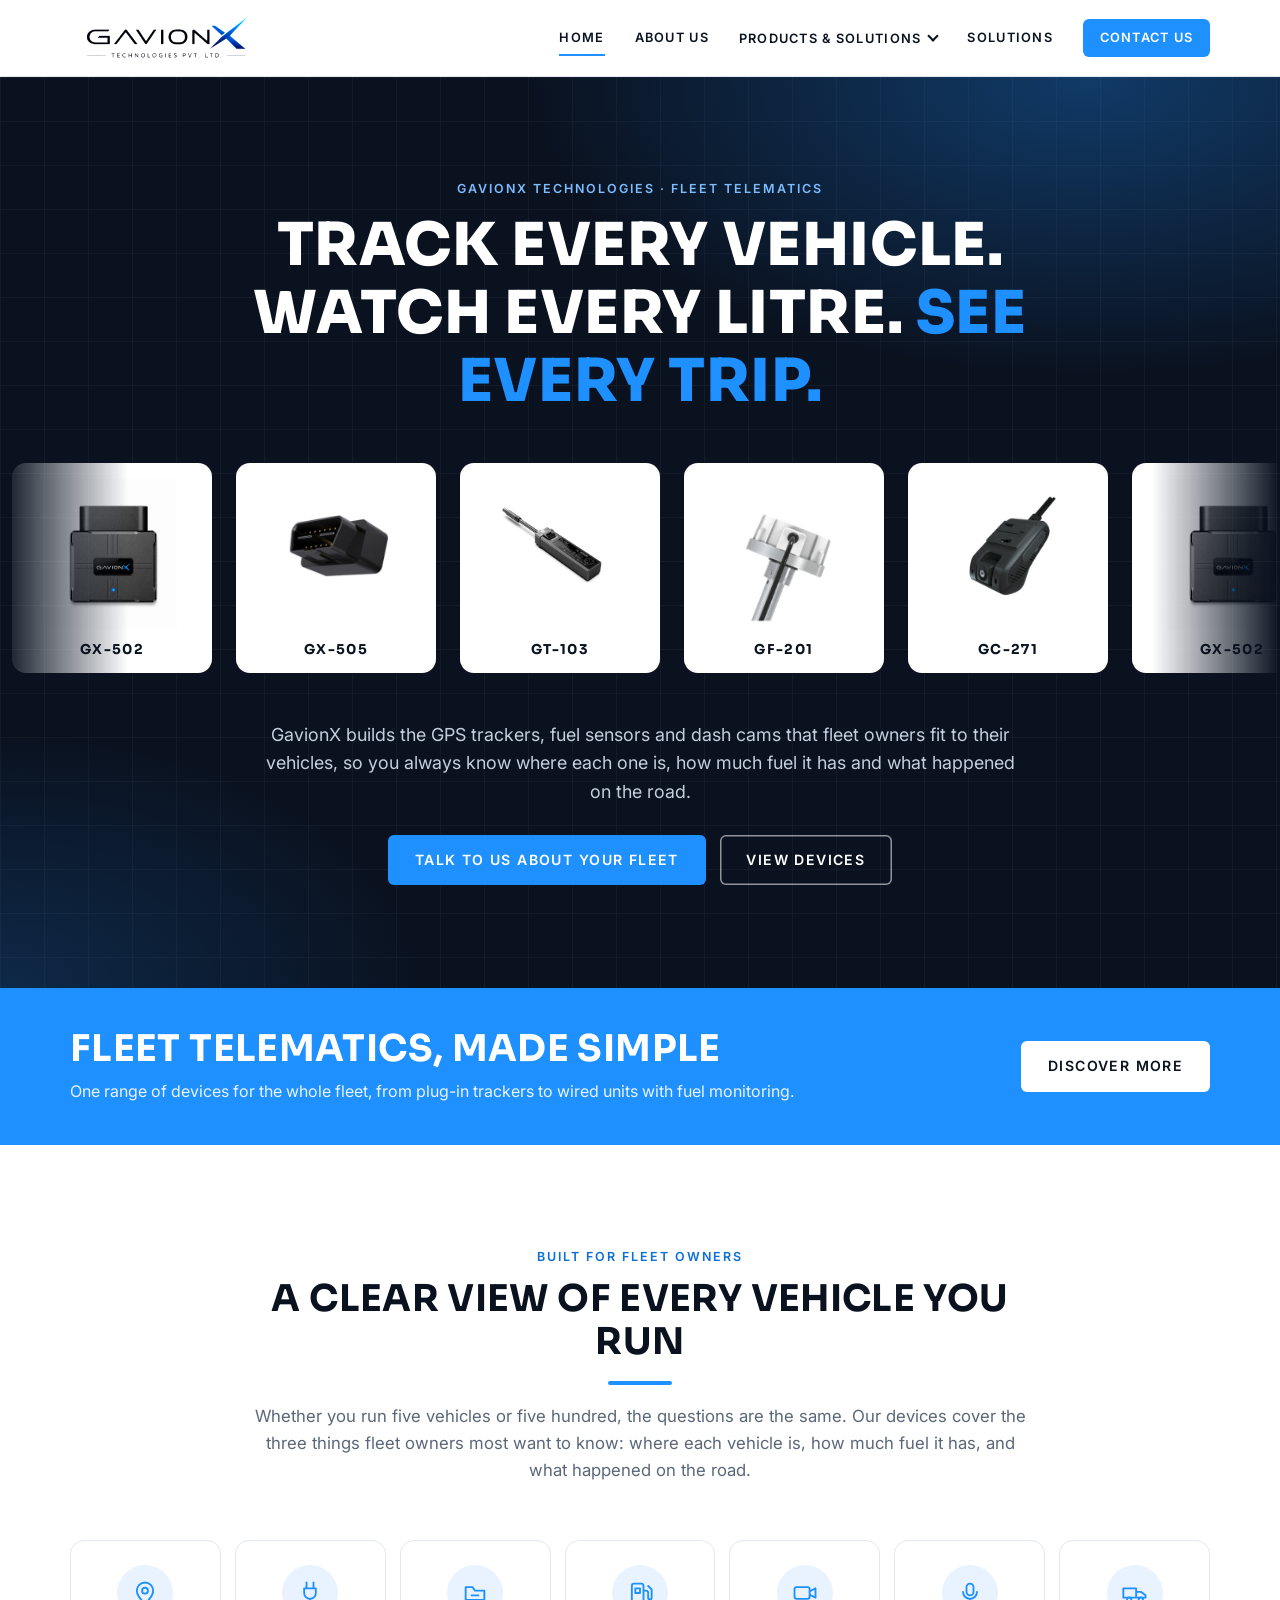
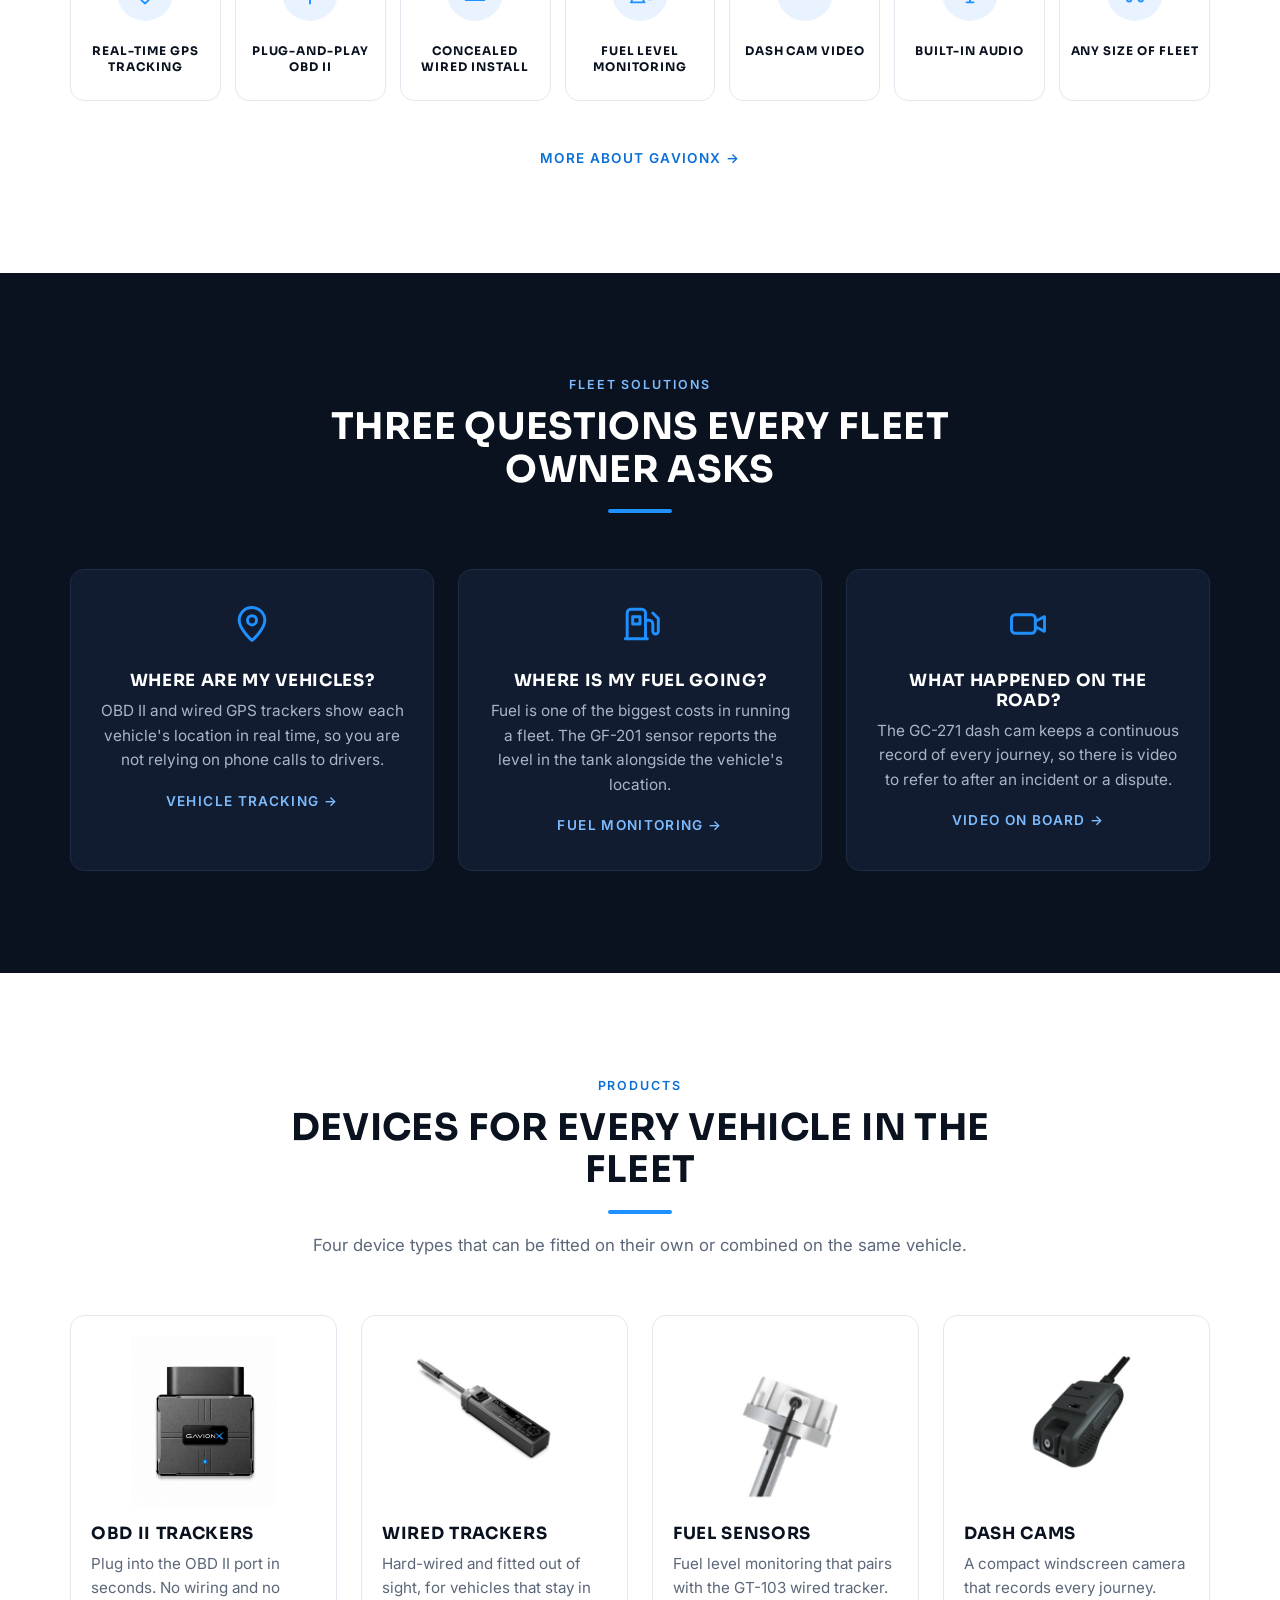
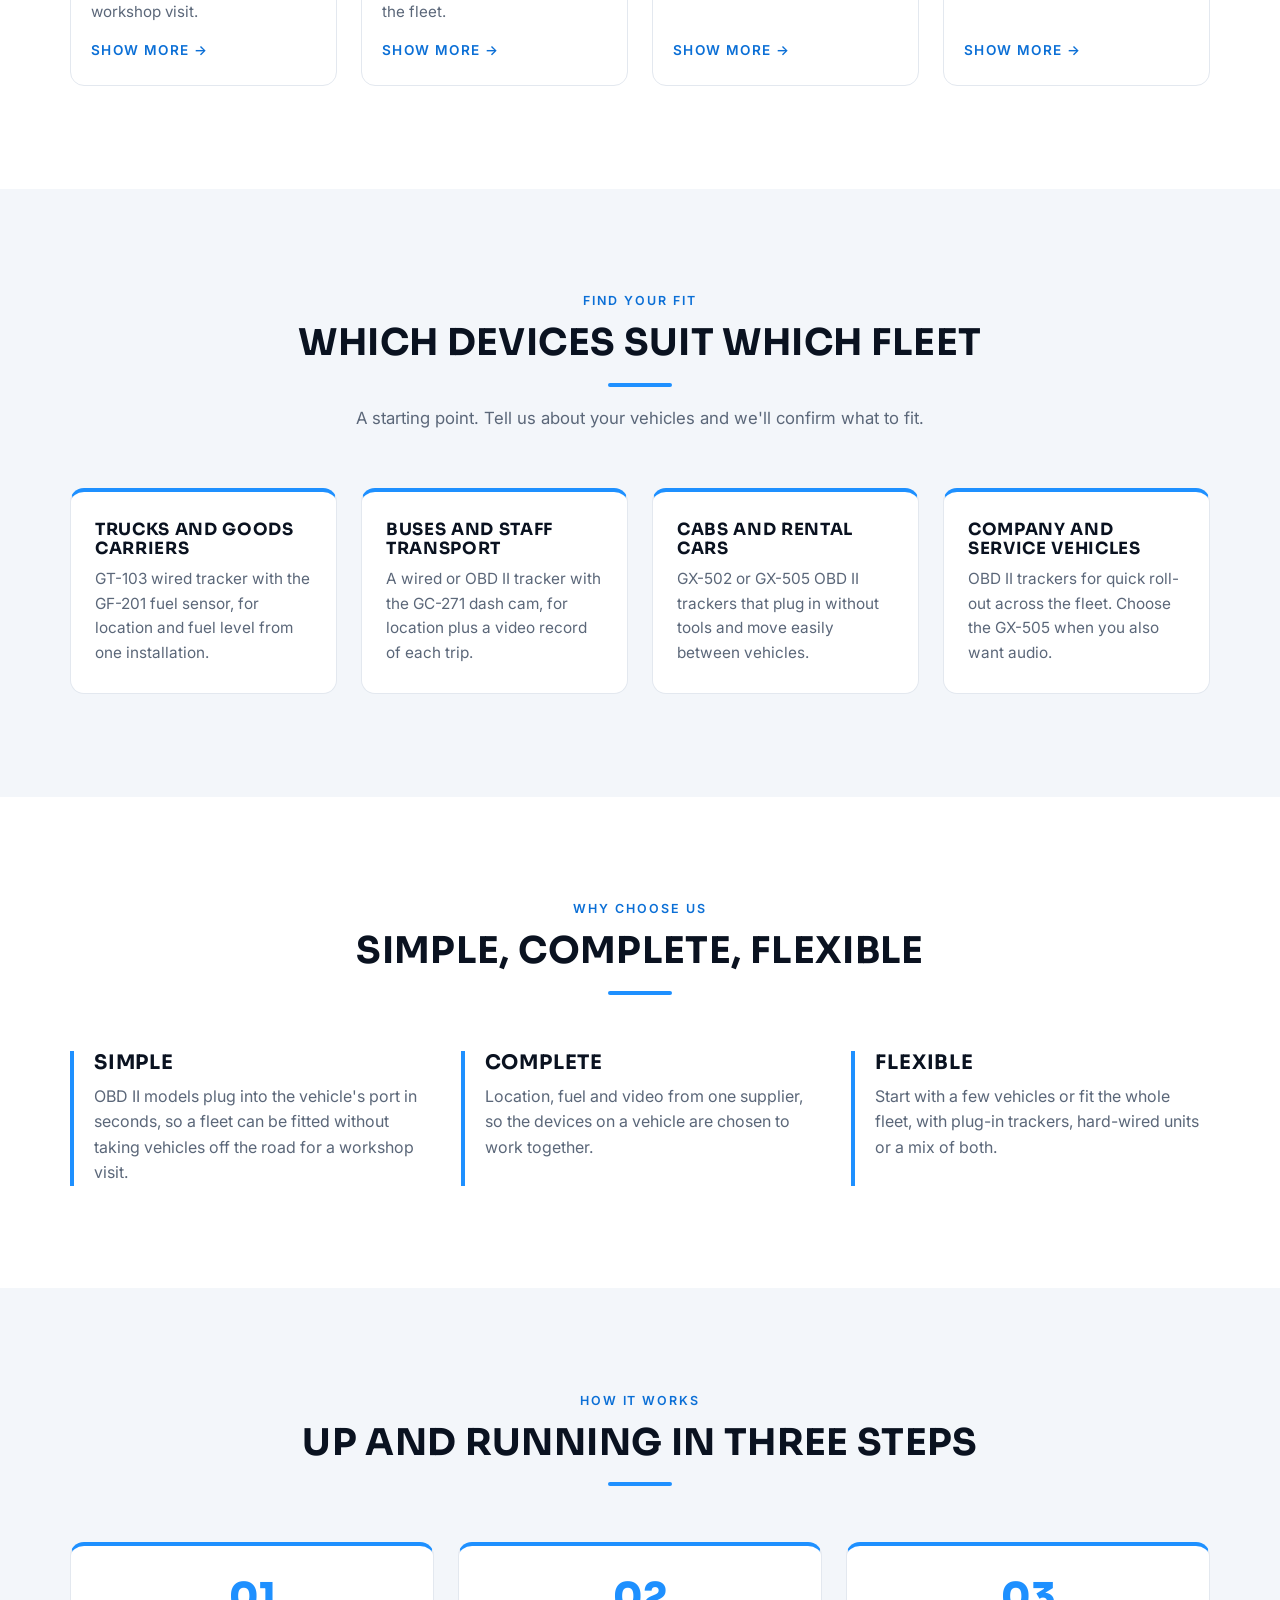
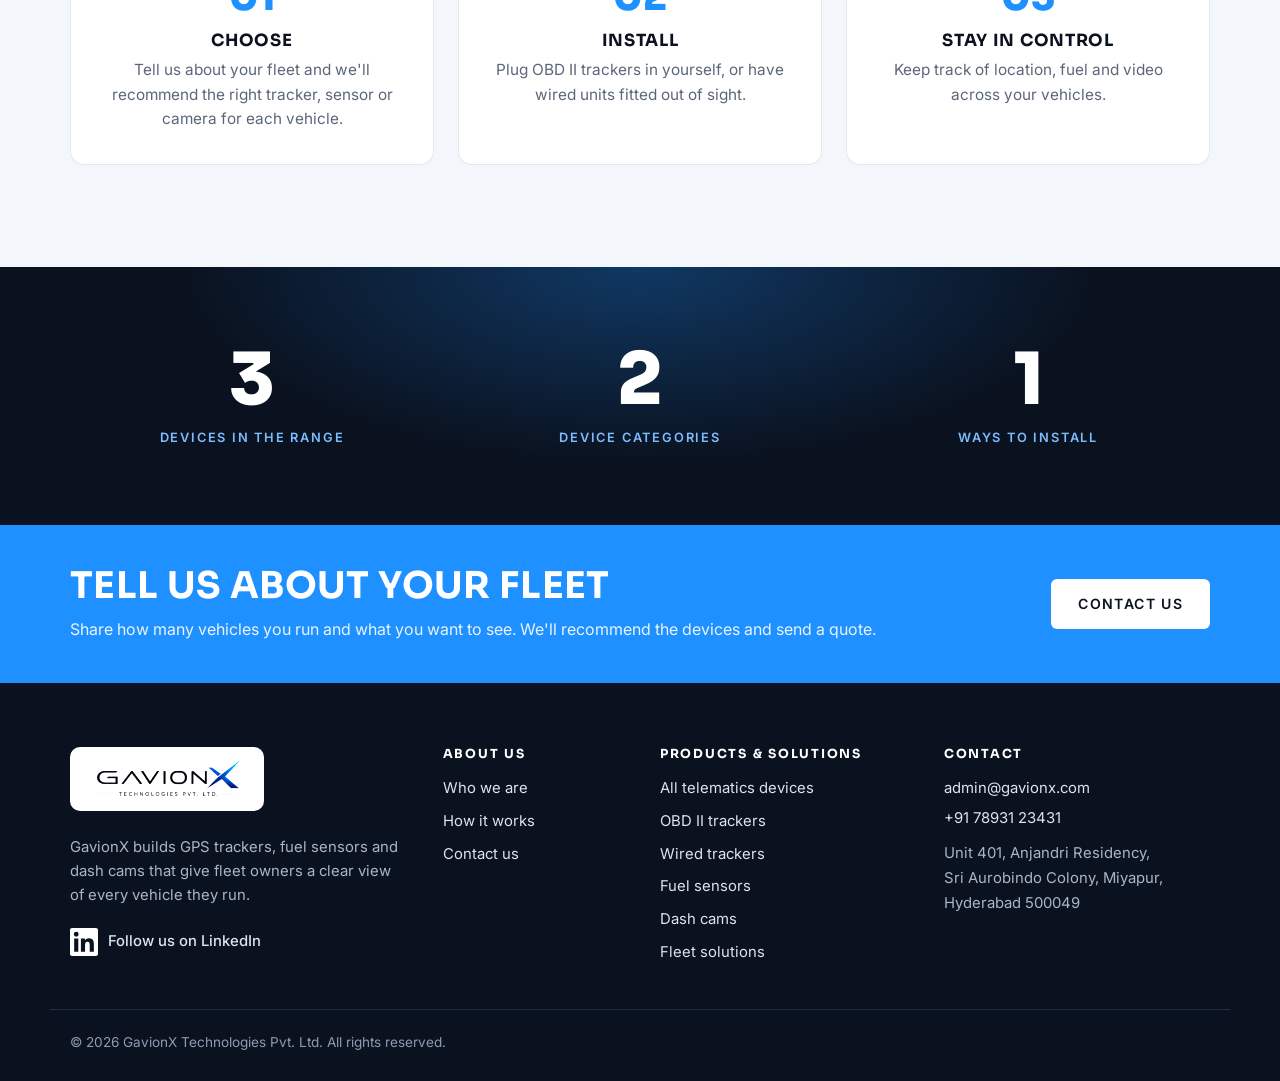
<file: index.html>
<!doctype html>
<html lang="en">
<head>
  <meta charset="utf-8">
  <meta name="viewport" content="width=device-width, initial-scale=1">
  <title>GavionX | GPS Trackers, Fuel Sensors and Dash Cams for Fleets</title>
  <meta name="description" content="GavionX fleet telematics: OBD II and wired GPS trackers, fuel monitoring and dash cams that give fleet owners a clear view of every vehicle.">
  <link rel="canonical" href="https://www.gavionx.com/">
  <meta property="og:title" content="GavionX | GPS Trackers, Fuel Sensors and Dash Cams for Fleets">
  <meta property="og:description" content="GavionX fleet telematics: OBD II and wired GPS trackers, fuel monitoring and dash cams that give fleet owners a clear view of every vehicle.">
  <meta property="og:type" content="website">
  <meta property="og:url" content="https://www.gavionx.com/">
  <meta property="og:image" content="https://www.gavionx.com/images/GX_502.jpeg">
  <meta name="theme-color" content="#ffffff">
  <link rel="icon" href="/favicon.svg" type="image/svg+xml">
  <link rel="preconnect" href="https://fonts.googleapis.com">
  <link rel="preconnect" href="https://fonts.gstatic.com" crossorigin>
  <link href="https://fonts.googleapis.com/css2?family=Inter:wght@400;500;600&family=Sora:wght@600;700;800&display=swap" rel="stylesheet">
  <link rel="stylesheet" href="/styles.css?v=20261119">
</head>
<body>

<header class="site-header">
  <div class="wrap header-row">
    <a class="logo" href="/" aria-label="GavionX home"><img src="/images/GavionX_logo.png" alt="GavionX Technologies Pvt. Ltd." width="634" height="348"></a>
    <button class="nav-toggle" aria-expanded="false" aria-controls="nav" aria-label="Menu">
      <span></span><span></span><span></span>
    </button>
    <nav id="nav" class="nav">
      <a href="/">Home</a>
      <a href="/about-us/">About us</a>
      <div class="nav-group">
        <a href="/products/" class="nav-parent">Products &amp; solutions</a>
        <div class="nav-menu">
          <a href="/products/">All telematics devices</a>
          <a href="/products/?type=obd">OBD II trackers</a>
          <a href="/products/?type=wired">Wired trackers</a>
          <a href="/products/?type=fuel">Fuel sensors</a>
          <a href="/products/?type=cam">Dash cams</a>
          <a href="/solutions/">Fleet solutions</a>
        </div>
      </div>
      <a href="/solutions/">Solutions</a>
      <a class="btn btn-small" href="/contact-us/">Contact us</a>
    </nav>
  </div>
</header>

<main>

  <!-- Hero -->
  <section class="hero">
    <div class="wrap hero-inner">
      <p class="eyebrow">GavionX Technologies · Fleet telematics</p>
      <h1>Track every vehicle. Watch every litre. <span class="accent">See every trip.</span></h1>
    </div>

    <div class="marquee" aria-label="GavionX devices">
      <div class="marquee-track">
        <figure><img src="/images/GX_502.jpeg" alt="GX-502 OBD II tracker" width="1168" height="1347"><figcaption>GX-502</figcaption></figure>
        <figure><img src="/images/GX_505.jpeg" alt="GX-505 OBD II tracker with audio" width="369" height="358"><figcaption>GX-505</figcaption></figure>
        <figure><img src="/images/GX_103.jpeg" alt="GT-103 wired tracker" width="454" height="336"><figcaption>GT-103</figcaption></figure>
        <figure><img src="/images/GF_201.jpeg" alt="GF-201 fuel sensor" width="319" height="348"><figcaption>GF-201</figcaption></figure>
        <figure><img src="/images/GC_271.jpeg" alt="GC-271 dash cam" width="324" height="378"><figcaption>GC-271</figcaption></figure>
        <figure aria-hidden="true"><img src="/images/GX_502.jpeg" alt="" width="1168" height="1347"><figcaption>GX-502</figcaption></figure>
        <figure aria-hidden="true"><img src="/images/GX_505.jpeg" alt="" width="369" height="358"><figcaption>GX-505</figcaption></figure>
        <figure aria-hidden="true"><img src="/images/GX_103.jpeg" alt="" width="454" height="336"><figcaption>GT-103</figcaption></figure>
        <figure aria-hidden="true"><img src="/images/GF_201.jpeg" alt="" width="319" height="348"><figcaption>GF-201</figcaption></figure>
        <figure aria-hidden="true"><img src="/images/GC_271.jpeg" alt="" width="324" height="378"><figcaption>GC-271</figcaption></figure>
      </div>
    </div>

    <div class="wrap hero-inner">
      <p class="lead">GavionX builds the GPS trackers, fuel sensors and dash cams that fleet owners fit to their vehicles, so you always know where each one is, how much fuel it has and what happened on the road.</p>
      <div class="hero-actions">
        <a class="btn" href="/contact-us/">Talk to us about your fleet</a>
        <a class="btn btn-ghost" href="/products/">View devices</a>
      </div>
    </div>
  </section>

  <!-- Tagline band -->
  <section class="band">
    <div class="wrap band-row">
      <div>
        <h2>Fleet telematics, made simple</h2>
        <p>One range of devices for the whole fleet, from plug-in trackers to wired units with fuel monitoring.</p>
      </div>
      <a class="btn btn-light" href="/products/">Discover more</a>
    </div>
  </section>

  <!-- Built for fleet owners -->
  <section class="section">
    <div class="wrap">
      <header class="section-head">
        <p class="eyebrow">Built for fleet owners</p>
        <h2>A clear view of every vehicle you run</h2>
        <p class="section-lead">Whether you run five vehicles or five hundred, the questions are the same. Our devices cover the three things fleet owners most want to know: where each vehicle is, how much fuel it has, and what happened on the road.</p>
      </header>

      <div class="caps">
        <div class="cap">
          <svg viewBox="0 0 24 24" aria-hidden="true"><path d="M12 21s-7-6.2-7-11a7 7 0 0 1 14 0c0 4.800-7 11-7 11z"/><circle cx="12" cy="10" r="2.500"/></svg>
          <h3>Real-time GPS tracking</h3>
        </div>
        <div class="cap">
          <svg viewBox="0 0 24 24" aria-hidden="true"><path d="M9 3v5M15 3v5M7 8h10v4a5 5 0 0 1-10 0V8zM12 17v4"/></svg>
          <h3>Plug-and-play OBD II</h3>
        </div>
        <div class="cap">
          <svg viewBox="0 0 24 24" aria-hidden="true"><path d="M4 7h6l2 3h8v8H4zM4 7v11M9 14h6"/></svg>
          <h3>Concealed wired install</h3>
        </div>
        <div class="cap">
          <svg viewBox="0 0 24 24" aria-hidden="true"><path d="M5 20V6a2 2 0 0 1 2-2h6a2 2 0 0 1 2 2v14M4 20h12M15 10h2a2 2 0 0 1 2 2v4a1.500 1.500 0 0 0 3 0V9l-3-3M8 8h4v4H8z"/></svg>
          <h3>Fuel level monitoring</h3>
        </div>
        <div class="cap">
          <svg viewBox="0 0 24 24" aria-hidden="true"><rect x="3" y="7" width="13" height="10" rx="2"/><path d="M16 10.500 21 8v8l-5-2.500"/></svg>
          <h3>Dash cam video</h3>
        </div>
        <div class="cap">
          <svg viewBox="0 0 24 24" aria-hidden="true"><path d="M12 4a3 3 0 0 1 3 3v4a3 3 0 0 1-6 0V7a3 3 0 0 1 3-3zM6 11a6 6 0 0 0 12 0M12 17v3M9 20h6"/></svg>
          <h3>Built-in audio</h3>
        </div>
        <div class="cap">
          <svg viewBox="0 0 24 24" aria-hidden="true"><path d="M2 16V8h11v8M13 11h4l4 3v2h-8M2 16h19"/><circle cx="7" cy="17.500" r="1.800"/><circle cx="17" cy="17.500" r="1.800"/></svg>
          <h3>Any size of fleet</h3>
        </div>
      </div>

      <p class="section-more"><a class="link" href="/about-us/">More about GavionX →</a></p>
    </div>
  </section>

  <!-- Three questions -->
  <section class="section section-dark">
    <div class="wrap">
      <header class="section-head">
        <p class="eyebrow">Fleet solutions</p>
        <h2>Three questions every fleet owner asks</h2>
      </header>
      <div class="cards">
        <div class="card">
          <svg viewBox="0 0 24 24" aria-hidden="true"><path d="M12 21s-7-6.2-7-11a7 7 0 0 1 14 0c0 4.800-7 11-7 11z"/><circle cx="12" cy="10" r="2.500"/></svg>
          <h3>Where are my vehicles?</h3>
          <p>OBD II and wired GPS trackers show each vehicle's location in real time, so you are not relying on phone calls to drivers.</p>
          <a class="link" href="/solutions/#tracking">Vehicle tracking →</a>
        </div>
        <div class="card">
          <svg viewBox="0 0 24 24" aria-hidden="true"><path d="M5 20V6a2 2 0 0 1 2-2h6a2 2 0 0 1 2 2v14M4 20h12M15 10h2a2 2 0 0 1 2 2v4a1.500 1.500 0 0 0 3 0V9l-3-3M8 8h4v4H8z"/></svg>
          <h3>Where is my fuel going?</h3>
          <p>Fuel is one of the biggest costs in running a fleet. The GF-201 sensor reports the level in the tank alongside the vehicle's location.</p>
          <a class="link" href="/solutions/#fuel">Fuel monitoring →</a>
        </div>
        <div class="card">
          <svg viewBox="0 0 24 24" aria-hidden="true"><rect x="3" y="7" width="13" height="10" rx="2"/><path d="M16 10.500 21 8v8l-5-2.500"/></svg>
          <h3>What happened on the road?</h3>
          <p>The GC-271 dash cam keeps a continuous record of every journey, so there is video to refer to after an incident or a dispute.</p>
          <a class="link" href="/solutions/#video">Video on board →</a>
        </div>
      </div>
    </div>
  </section>

  <!-- Device categories -->
  <section class="section">
    <div class="wrap">
      <header class="section-head">
        <p class="eyebrow">Products</p>
        <h2>Devices for every vehicle in the fleet</h2>
        <p class="section-lead">Four device types that can be fitted on their own or combined on the same vehicle.</p>
      </header>

      <div class="cats">
        <a class="cat" href="/products/?type=obd">
          <div class="cat-media"><img src="/images/GX_502.jpeg" alt="GX-502 OBD II tracker" loading="lazy" width="1168" height="1347"></div>
          <h3>OBD II trackers</h3>
          <p>Plug into the OBD II port in seconds. No wiring and no workshop visit.</p>
          <span class="link">Show more →</span>
        </a>
        <a class="cat" href="/products/?type=wired">
          <div class="cat-media"><img src="/images/GX_103.jpeg" alt="GT-103 wired tracker" loading="lazy" width="454" height="336"></div>
          <h3>Wired trackers</h3>
          <p>Hard-wired and fitted out of sight, for vehicles that stay in the fleet.</p>
          <span class="link">Show more →</span>
        </a>
        <a class="cat" href="/products/?type=fuel">
          <div class="cat-media"><img src="/images/GF_201.jpeg" alt="GF-201 fuel sensor" loading="lazy" width="319" height="348"></div>
          <h3>Fuel sensors</h3>
          <p>Fuel level monitoring that pairs with the GT-103 wired tracker.</p>
          <span class="link">Show more →</span>
        </a>
        <a class="cat" href="/products/?type=cam">
          <div class="cat-media"><img src="/images/GC_271.jpeg" alt="GC-271 dash cam" loading="lazy" width="324" height="378"></div>
          <h3>Dash cams</h3>
          <p>A compact windscreen camera that records every journey.</p>
          <span class="link">Show more →</span>
        </a>
      </div>
    </div>
  </section>

  <!-- Which device fits which fleet -->
  <section class="section section-tint">
    <div class="wrap">
      <header class="section-head">
        <p class="eyebrow">Find your fit</p>
        <h2>Which devices suit which fleet</h2>
        <p class="section-lead">A starting point. Tell us about your vehicles and we'll confirm what to fit.</p>
      </header>
      <div class="cards cards-light cards-4">
        <div class="card">
          <h3>Trucks and goods carriers</h3>
          <p>GT-103 wired tracker with the GF-201 fuel sensor, for location and fuel level from one installation.</p>
        </div>
        <div class="card">
          <h3>Buses and staff transport</h3>
          <p>A wired or OBD II tracker with the GC-271 dash cam, for location plus a video record of each trip.</p>
        </div>
        <div class="card">
          <h3>Cabs and rental cars</h3>
          <p>GX-502 or GX-505 OBD II trackers that plug in without tools and move easily between vehicles.</p>
        </div>
        <div class="card">
          <h3>Company and service vehicles</h3>
          <p>OBD II trackers for quick roll-out across the fleet. Choose the GX-505 when you also want audio.</p>
        </div>
      </div>
    </div>
  </section>

  <!-- Why GavionX -->
  <section class="section">
    <div class="wrap">
      <header class="section-head">
        <p class="eyebrow">Why choose us</p>
        <h2>Simple, complete, flexible</h2>
      </header>
      <div class="pillars pillars-flush">
        <div class="pillar">
          <h3>Simple</h3>
          <p>OBD II models plug into the vehicle's port in seconds, so a fleet can be fitted without taking vehicles off the road for a workshop visit.</p>
        </div>
        <div class="pillar">
          <h3>Complete</h3>
          <p>Location, fuel and video from one supplier, so the devices on a vehicle are chosen to work together.</p>
        </div>
        <div class="pillar">
          <h3>Flexible</h3>
          <p>Start with a few vehicles or fit the whole fleet, with plug-in trackers, hard-wired units or a mix of both.</p>
        </div>
      </div>
    </div>
  </section>

  <!-- How it works -->
  <section class="section section-tint">
    <div class="wrap">
      <header class="section-head">
        <p class="eyebrow">How it works</p>
        <h2>Up and running in three steps</h2>
      </header>
      <div class="cards cards-light">
        <div class="card">
          <span class="step">01</span>
          <h3>Choose</h3>
          <p>Tell us about your fleet and we'll recommend the right tracker, sensor or camera for each vehicle.</p>
        </div>
        <div class="card">
          <span class="step">02</span>
          <h3>Install</h3>
          <p>Plug OBD II trackers in yourself, or have wired units fitted out of sight.</p>
        </div>
        <div class="card">
          <span class="step">03</span>
          <h3>Stay in control</h3>
          <p>Keep track of location, fuel and video across your vehicles.</p>
        </div>
      </div>
    </div>
  </section>

  <!-- Counters -->
  <section class="stats">
    <div class="wrap stats-row">
      <div class="stat"><strong data-count="5">5</strong><span>Devices in the range</span></div>
      <div class="stat"><strong data-count="4">4</strong><span>Device categories</span></div>
      <div class="stat"><strong data-count="2">2</strong><span>Ways to install</span></div>
    </div>
  </section>

  <!-- Call to action -->
  <section class="band">
    <div class="wrap band-row">
      <div>
        <h2>Tell us about your fleet</h2>
        <p>Share how many vehicles you run and what you want to see. We'll recommend the devices and send a quote.</p>
      </div>
      <a class="btn btn-light" href="/contact-us/">Contact us</a>
    </div>
  </section>

</main>

<footer class="site-footer">
  <div class="wrap footer-grid">
    <div class="footer-brand">
      <a class="logo logo-footer" href="/" aria-label="GavionX home"><img src="/images/GavionX_logo.png" alt="GavionX Technologies Pvt. Ltd." width="634" height="348"></a>
      <p>GavionX builds GPS trackers, fuel sensors and dash cams that give fleet owners a clear view of every vehicle they run.</p>
      <a class="social" href="https://www.linkedin.com/company/gavionx-technologies-pvt-ltd/" target="_blank" rel="noopener" aria-label="GavionX on LinkedIn">
        <svg viewBox="0 0 24 24" aria-hidden="true"><path d="M20.45 20.45h-3.560v-5.570c0-1.330-.02-3.040-1.850-3.040-1.850 0-2.140 1.450-2.140 2.940v5.670H9.350V9h3.410v1.560h.05c.48-.9 1.640-1.850 3.370-1.850 3.600 0 4.270 2.370 4.270 5.460v6.280zM5.340 7.430a2.060 2.060 0 1 1 0-4.130 2.060 2.060 0 0 1 0 4.130zM7.120 20.45H3.560V9h3.560v11.450zM22.220 0H1.770C.79 0 0 .77 0 1.730v20.540C0 23.230.79 24 1.770 24h20.450c.98 0 1.780-.77 1.780-1.730V1.730C24 .77 23.200 0 22.220 0z"/></svg>
        <span>Follow us on LinkedIn</span>
      </a>
    </div>
    <div>
      <h4>About us</h4>
      <nav class="footer-nav">
        <a href="/about-us/">Who we are</a>
        <a href="/about-us/#how">How it works</a>
        <a href="/contact-us/">Contact us</a>
      </nav>
    </div>
    <div>
      <h4>Products &amp; solutions</h4>
      <nav class="footer-nav">
        <a href="/products/">All telematics devices</a>
        <a href="/products/?type=obd">OBD II trackers</a>
        <a href="/products/?type=wired">Wired trackers</a>
        <a href="/products/?type=fuel">Fuel sensors</a>
        <a href="/products/?type=cam">Dash cams</a>
        <a href="/solutions/">Fleet solutions</a>
      </nav>
    </div>
    <div>
      <h4>Contact</h4>
      <p><a href="mailto:admin@gavionx.com">admin@gavionx.com</a></p>
      <p><a href="tel:+917893123431">+91 78931 23431</a></p>
      <address>Unit 401, Anjandri Residency,<br>Sri Aurobindo Colony, Miyapur,<br>Hyderabad 500049</address>
    </div>
  </div>
  <div class="wrap footer-bottom">
    <p>© <span id="year"></span> GavionX Technologies Pvt. Ltd. All rights reserved.</p>
  </div>
</footer>

<script src="/script.js?v=20261119"></script>
</body>
</html>
</file>
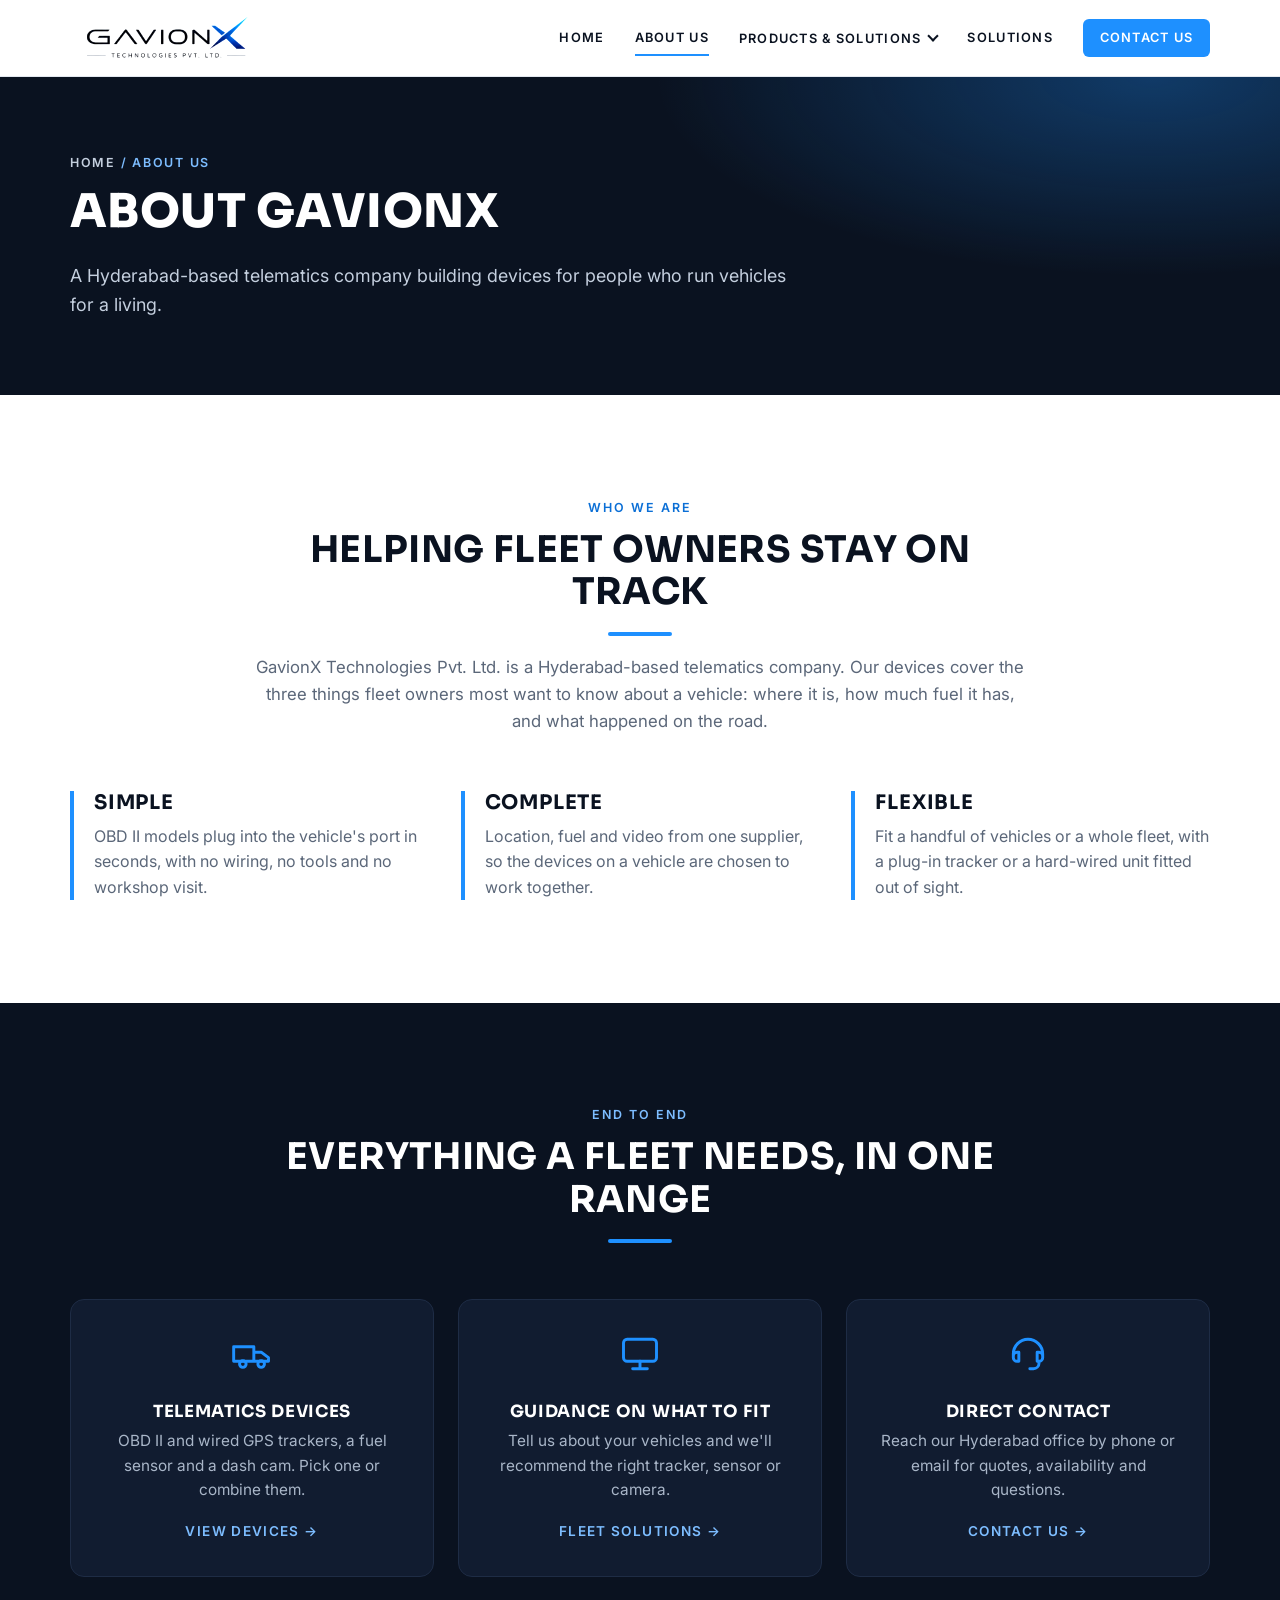
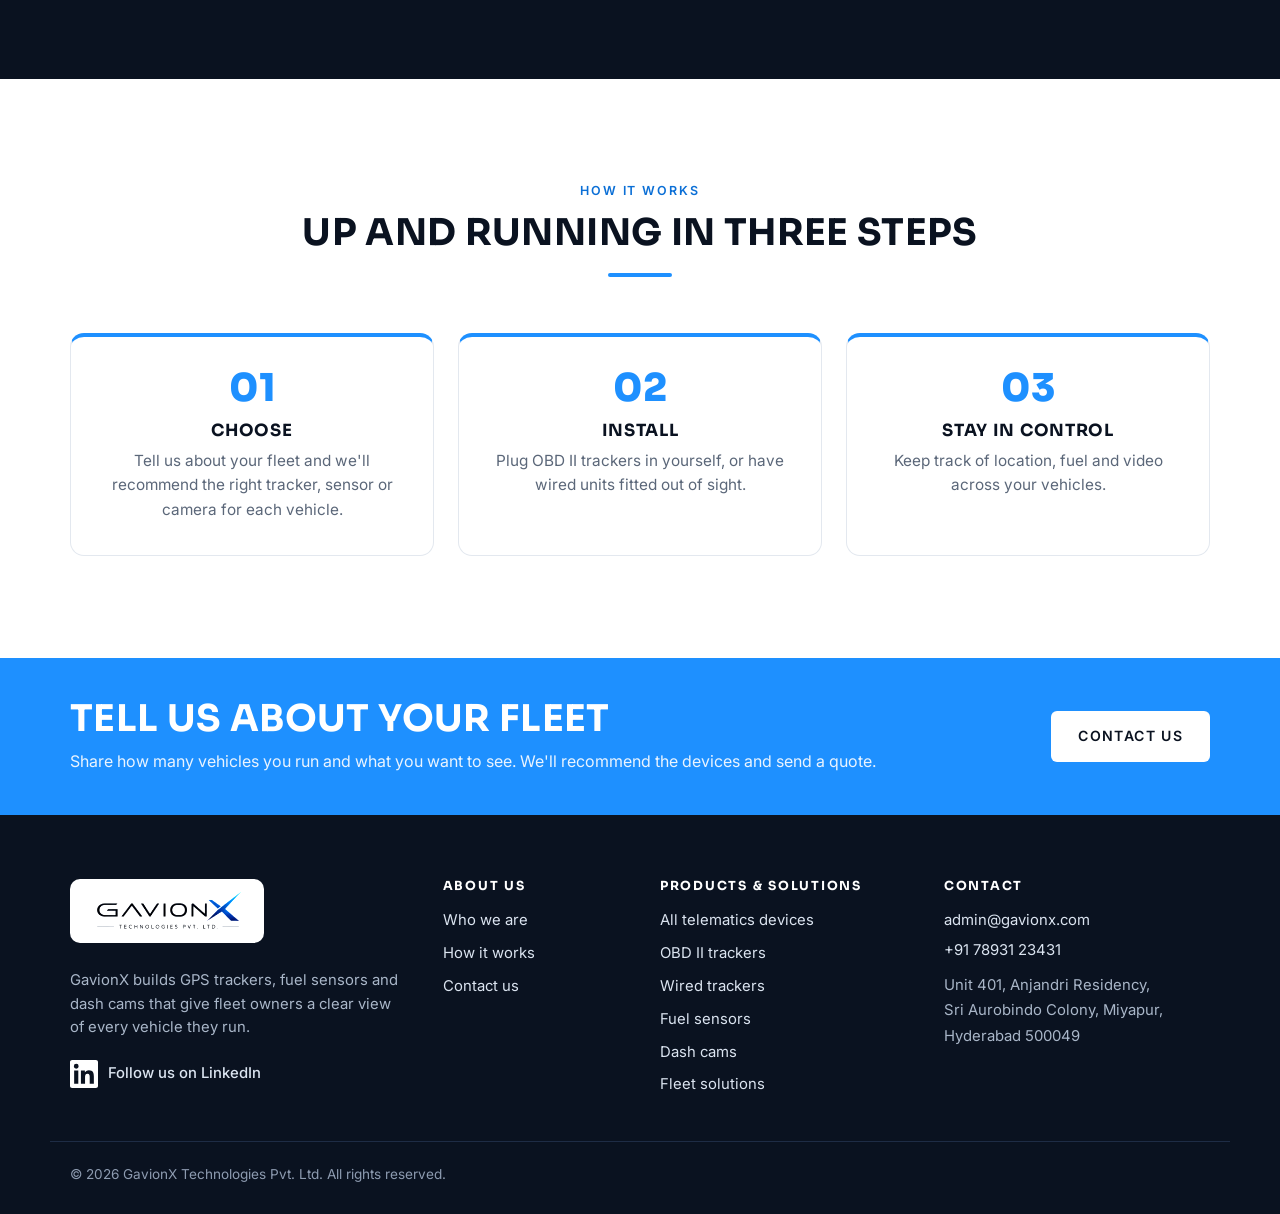
<file: about-us/index.html>
<!doctype html>
<html lang="en">
<head>
  <meta charset="utf-8">
  <meta name="viewport" content="width=device-width, initial-scale=1">
  <title>About us | GavionX</title>
  <meta name="description" content="GavionX Technologies Pvt. Ltd. is a Hyderabad-based telematics company building GPS trackers, fuel sensors and dash cams for fleet owners.">
  <link rel="canonical" href="https://www.gavionx.com/about-us/">
  <meta property="og:title" content="About us | GavionX">
  <meta property="og:description" content="GavionX Technologies Pvt. Ltd. is a Hyderabad-based telematics company building GPS trackers, fuel sensors and dash cams for fleet owners.">
  <meta property="og:type" content="website">
  <meta property="og:url" content="https://www.gavionx.com/about-us/">
  <meta property="og:image" content="https://www.gavionx.com/images/GX_502.jpeg">
  <meta name="theme-color" content="#ffffff">
  <link rel="icon" href="/favicon.svg" type="image/svg+xml">
  <link rel="preconnect" href="https://fonts.googleapis.com">
  <link rel="preconnect" href="https://fonts.gstatic.com" crossorigin>
  <link href="https://fonts.googleapis.com/css2?family=Inter:wght@400;500;600&family=Sora:wght@600;700;800&display=swap" rel="stylesheet">
  <link rel="stylesheet" href="/styles.css?v=20261119">
</head>
<body>

<header class="site-header">
  <div class="wrap header-row">
    <a class="logo" href="/" aria-label="GavionX home"><img src="/images/GavionX_logo.png" alt="GavionX Technologies Pvt. Ltd." width="634" height="348"></a>
    <button class="nav-toggle" aria-expanded="false" aria-controls="nav" aria-label="Menu">
      <span></span><span></span><span></span>
    </button>
    <nav id="nav" class="nav">
      <a href="/">Home</a>
      <a href="/about-us/">About us</a>
      <div class="nav-group">
        <a href="/products/" class="nav-parent">Products &amp; solutions</a>
        <div class="nav-menu">
          <a href="/products/">All telematics devices</a>
          <a href="/products/?type=obd">OBD II trackers</a>
          <a href="/products/?type=wired">Wired trackers</a>
          <a href="/products/?type=fuel">Fuel sensors</a>
          <a href="/products/?type=cam">Dash cams</a>
          <a href="/solutions/">Fleet solutions</a>
        </div>
      </div>
      <a href="/solutions/">Solutions</a>
      <a class="btn btn-small" href="/contact-us/">Contact us</a>
    </nav>
  </div>
</header>

<main>

  <section class="page-hero">
    <div class="wrap">
      <p class="crumbs"><a href="/">Home</a> / About us</p>
      <h1>About GavionX</h1>
      <p class="lead">A Hyderabad-based telematics company building devices for people who run vehicles for a living.</p>
    </div>
  </section>

  <!-- Who we are -->
  <section class="section">
    <div class="wrap">
      <header class="section-head">
        <p class="eyebrow">Who we are</p>
        <h2>Helping fleet owners stay on track</h2>
        <p class="section-lead">GavionX Technologies Pvt. Ltd. is a Hyderabad-based telematics company. Our devices cover the three things fleet owners most want to know about a vehicle: where it is, how much fuel it has, and what happened on the road.</p>
      </header>

      <div class="pillars pillars-flush">
        <div class="pillar">
          <h3>Simple</h3>
          <p>OBD II models plug into the vehicle's port in seconds, with no wiring, no tools and no workshop visit.</p>
        </div>
        <div class="pillar">
          <h3>Complete</h3>
          <p>Location, fuel and video from one supplier, so the devices on a vehicle are chosen to work together.</p>
        </div>
        <div class="pillar">
          <h3>Flexible</h3>
          <p>Fit a handful of vehicles or a whole fleet, with a plug-in tracker or a hard-wired unit fitted out of sight.</p>
        </div>
      </div>
    </div>
  </section>

  <!-- End to end -->
  <section class="section section-dark">
    <div class="wrap">
      <header class="section-head">
        <p class="eyebrow">End to end</p>
        <h2>Everything a fleet needs, in one range</h2>
      </header>
      <div class="cards">
        <div class="card">
          <svg viewBox="0 0 24 24" aria-hidden="true"><path d="M2 16V8h11v8M13 11h4l4 3v2h-8M2 16h19"/><circle cx="7" cy="17.500" r="1.800"/><circle cx="17" cy="17.500" r="1.800"/></svg>
          <h3>Telematics devices</h3>
          <p>OBD II and wired GPS trackers, a fuel sensor and a dash cam. Pick one or combine them.</p>
          <a class="link" href="/products/">View devices →</a>
        </div>
        <div class="card">
          <svg viewBox="0 0 24 24" aria-hidden="true"><rect x="3" y="4" width="18" height="12" rx="2"/><path d="M8 20h8M12 16v4"/></svg>
          <h3>Guidance on what to fit</h3>
          <p>Tell us about your vehicles and we'll recommend the right tracker, sensor or camera.</p>
          <a class="link" href="/solutions/">Fleet solutions →</a>
        </div>
        <div class="card">
          <svg viewBox="0 0 24 24" aria-hidden="true"><path d="M4 14v-2a8 8 0 0 1 16 0v2M4 14a2 2 0 0 0 2 2h1v-5H6a2 2 0 0 0-2 2zM20 14a2 2 0 0 1-2 2h-1v-5h1a2 2 0 0 1 2 2zM18 16v1a3 3 0 0 1-3 3h-2"/></svg>
          <h3>Direct contact</h3>
          <p>Reach our Hyderabad office by phone or email for quotes, availability and questions.</p>
          <a class="link" href="/contact-us/">Contact us →</a>
        </div>
      </div>
    </div>
  </section>

  <!-- How it works -->
  <section id="how" class="section">
    <div class="wrap">
      <header class="section-head">
        <p class="eyebrow">How it works</p>
        <h2>Up and running in three steps</h2>
      </header>
      <div class="cards cards-light">
        <div class="card">
          <span class="step">01</span>
          <h3>Choose</h3>
          <p>Tell us about your fleet and we'll recommend the right tracker, sensor or camera for each vehicle.</p>
        </div>
        <div class="card">
          <span class="step">02</span>
          <h3>Install</h3>
          <p>Plug OBD II trackers in yourself, or have wired units fitted out of sight.</p>
        </div>
        <div class="card">
          <span class="step">03</span>
          <h3>Stay in control</h3>
          <p>Keep track of location, fuel and video across your vehicles.</p>
        </div>
      </div>
    </div>
  </section>

  <!-- Call to action -->
  <section class="band">
    <div class="wrap band-row">
      <div>
        <h2>Tell us about your fleet</h2>
        <p>Share how many vehicles you run and what you want to see. We'll recommend the devices and send a quote.</p>
      </div>
      <a class="btn btn-light" href="/contact-us/">Contact us</a>
    </div>
  </section>

</main>

<footer class="site-footer">
  <div class="wrap footer-grid">
    <div class="footer-brand">
      <a class="logo logo-footer" href="/" aria-label="GavionX home"><img src="/images/GavionX_logo.png" alt="GavionX Technologies Pvt. Ltd." width="634" height="348"></a>
      <p>GavionX builds GPS trackers, fuel sensors and dash cams that give fleet owners a clear view of every vehicle they run.</p>
      <a class="social" href="https://www.linkedin.com/company/gavionx-technologies-pvt-ltd/" target="_blank" rel="noopener" aria-label="GavionX on LinkedIn">
        <svg viewBox="0 0 24 24" aria-hidden="true"><path d="M20.45 20.45h-3.560v-5.570c0-1.330-.02-3.040-1.850-3.040-1.850 0-2.140 1.450-2.140 2.940v5.670H9.350V9h3.410v1.560h.05c.48-.9 1.640-1.850 3.370-1.850 3.600 0 4.270 2.370 4.270 5.460v6.280zM5.340 7.430a2.060 2.060 0 1 1 0-4.130 2.060 2.060 0 0 1 0 4.130zM7.120 20.45H3.560V9h3.560v11.450zM22.220 0H1.770C.79 0 0 .77 0 1.730v20.540C0 23.230.79 24 1.770 24h20.450c.98 0 1.780-.77 1.780-1.730V1.730C24 .77 23.200 0 22.220 0z"/></svg>
        <span>Follow us on LinkedIn</span>
      </a>
    </div>
    <div>
      <h4>About us</h4>
      <nav class="footer-nav">
        <a href="/about-us/">Who we are</a>
        <a href="/about-us/#how">How it works</a>
        <a href="/contact-us/">Contact us</a>
      </nav>
    </div>
    <div>
      <h4>Products &amp; solutions</h4>
      <nav class="footer-nav">
        <a href="/products/">All telematics devices</a>
        <a href="/products/?type=obd">OBD II trackers</a>
        <a href="/products/?type=wired">Wired trackers</a>
        <a href="/products/?type=fuel">Fuel sensors</a>
        <a href="/products/?type=cam">Dash cams</a>
        <a href="/solutions/">Fleet solutions</a>
      </nav>
    </div>
    <div>
      <h4>Contact</h4>
      <p><a href="mailto:admin@gavionx.com">admin@gavionx.com</a></p>
      <p><a href="tel:+917893123431">+91 78931 23431</a></p>
      <address>Unit 401, Anjandri Residency,<br>Sri Aurobindo Colony, Miyapur,<br>Hyderabad 500049</address>
    </div>
  </div>
  <div class="wrap footer-bottom">
    <p>© <span id="year"></span> GavionX Technologies Pvt. Ltd. All rights reserved.</p>
  </div>
</footer>

<script src="/script.js?v=20261119"></script>
</body>
</html>
</file>
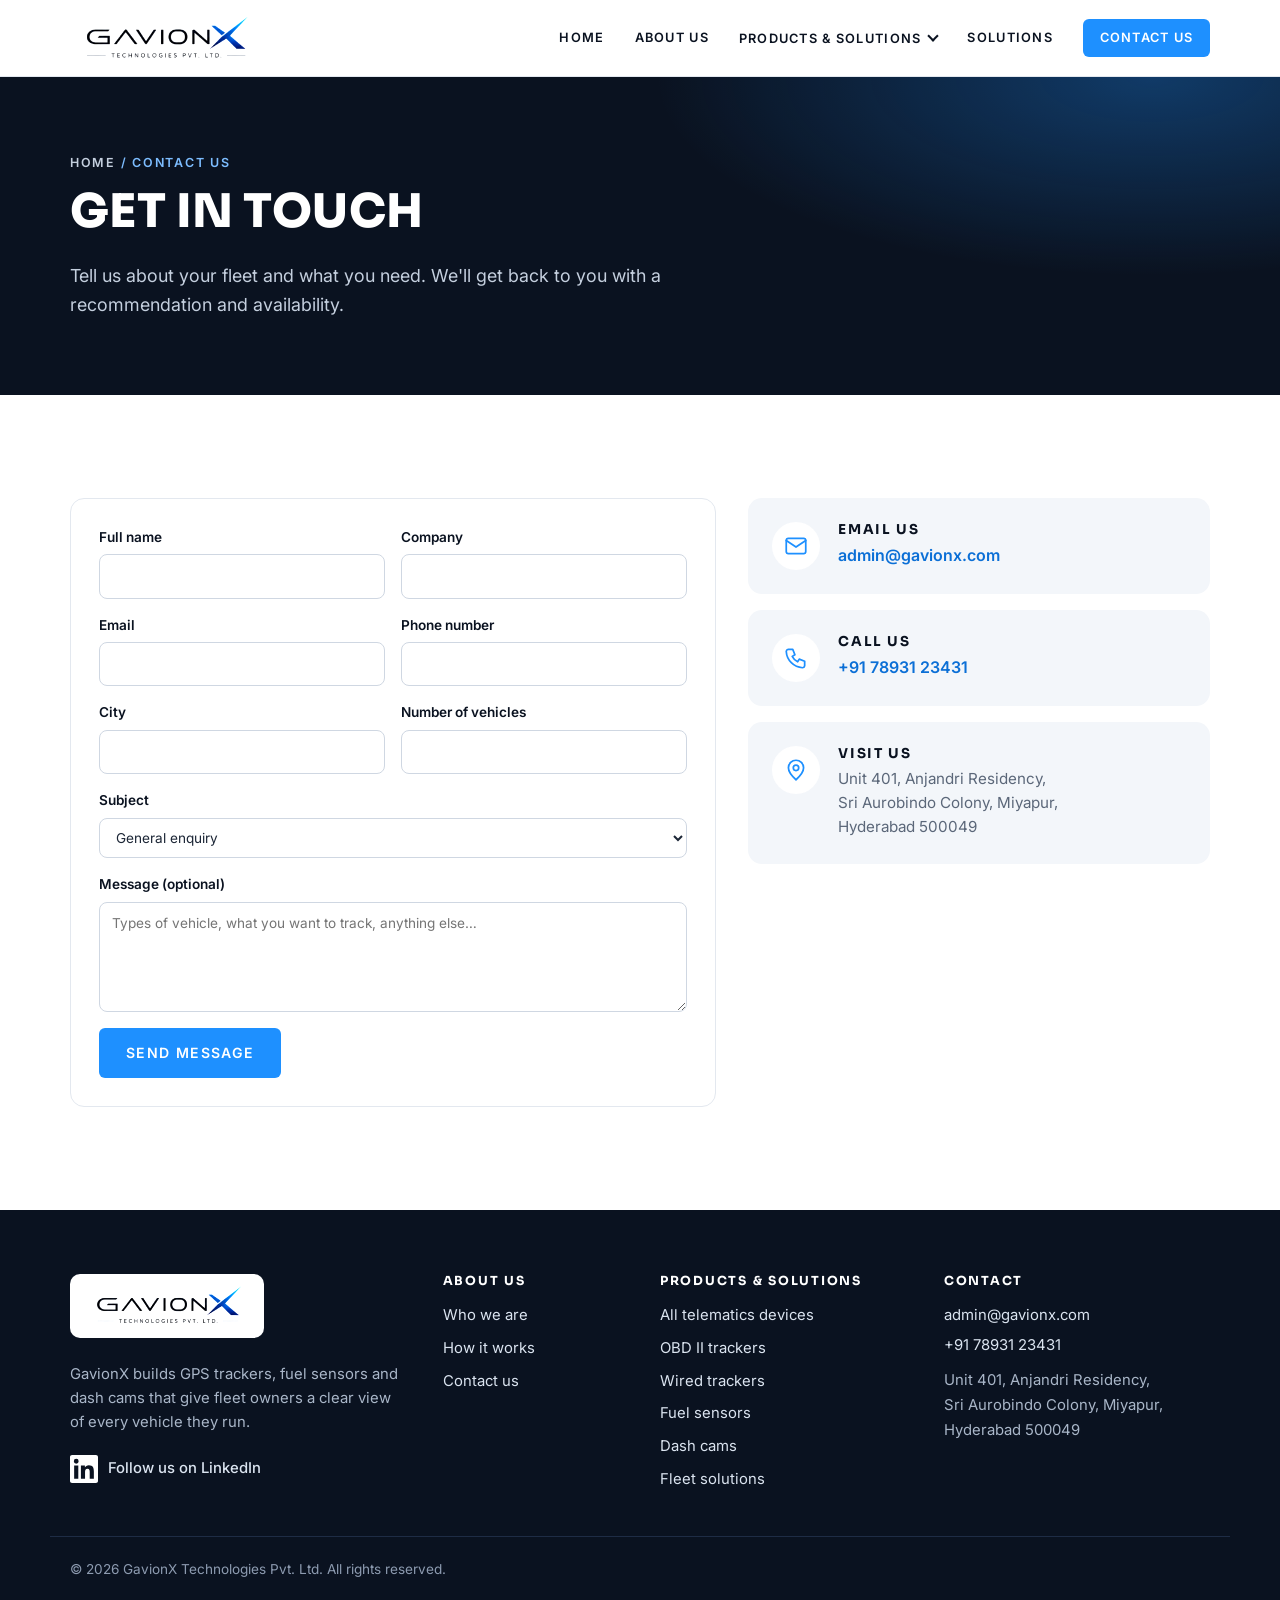
<file: contact-us/index.html>
<!doctype html>
<html lang="en">
<head>
  <meta charset="utf-8">
  <meta name="viewport" content="width=device-width, initial-scale=1">
  <title>Contact us | GavionX</title>
  <meta name="description" content="Contact GavionX in Hyderabad for fleet telematics quotes, availability and advice on which devices to fit.">
  <link rel="canonical" href="https://www.gavionx.com/contact-us/">
  <meta property="og:title" content="Contact us | GavionX">
  <meta property="og:description" content="Contact GavionX in Hyderabad for fleet telematics quotes, availability and advice on which devices to fit.">
  <meta property="og:type" content="website">
  <meta property="og:url" content="https://www.gavionx.com/contact-us/">
  <meta property="og:image" content="https://www.gavionx.com/images/GX_502.jpeg">
  <meta name="theme-color" content="#ffffff">
  <link rel="icon" href="/favicon.svg" type="image/svg+xml">
  <link rel="preconnect" href="https://fonts.googleapis.com">
  <link rel="preconnect" href="https://fonts.gstatic.com" crossorigin>
  <link href="https://fonts.googleapis.com/css2?family=Inter:wght@400;500;600&family=Sora:wght@600;700;800&display=swap" rel="stylesheet">
  <link rel="stylesheet" href="/styles.css?v=20261119">
</head>
<body>

<header class="site-header">
  <div class="wrap header-row">
    <a class="logo" href="/" aria-label="GavionX home"><img src="/images/GavionX_logo.png" alt="GavionX Technologies Pvt. Ltd." width="634" height="348"></a>
    <button class="nav-toggle" aria-expanded="false" aria-controls="nav" aria-label="Menu">
      <span></span><span></span><span></span>
    </button>
    <nav id="nav" class="nav">
      <a href="/">Home</a>
      <a href="/about-us/">About us</a>
      <div class="nav-group">
        <a href="/products/" class="nav-parent">Products &amp; solutions</a>
        <div class="nav-menu">
          <a href="/products/">All telematics devices</a>
          <a href="/products/?type=obd">OBD II trackers</a>
          <a href="/products/?type=wired">Wired trackers</a>
          <a href="/products/?type=fuel">Fuel sensors</a>
          <a href="/products/?type=cam">Dash cams</a>
          <a href="/solutions/">Fleet solutions</a>
        </div>
      </div>
      <a href="/solutions/">Solutions</a>
      <a class="btn btn-small" href="/contact-us/">Contact us</a>
    </nav>
  </div>
</header>

<main>

  <section class="page-hero">
    <div class="wrap">
      <p class="crumbs"><a href="/">Home</a> / Contact us</p>
      <h1>Get in touch</h1>
      <p class="lead">Tell us about your fleet and what you need. We'll get back to you with a recommendation and availability.</p>
    </div>
  </section>

  <section class="section">
    <div class="wrap">
      <div class="contact-grid">
        <form id="contact-form" class="form">
          <div class="form-row">
            <label>Full name
              <input type="text" name="name" required autocomplete="name">
            </label>
            <label>Company
              <input type="text" name="company" autocomplete="organization">
            </label>
          </div>
          <div class="form-row">
            <label>Email
              <input type="email" name="email" required autocomplete="email">
            </label>
            <label>Phone number
              <input type="tel" name="phone" autocomplete="tel">
            </label>
          </div>
          <div class="form-row">
            <label>City
              <input type="text" name="city" autocomplete="address-level2">
            </label>
            <label>Number of vehicles
              <input type="number" name="fleet" min="1" inputmode="numeric">
            </label>
          </div>
          <label>Subject
            <select name="product" id="product-select">
              <option>General enquiry</option>
              <option data-key="GX-502">GX-502 OBD II Advanced</option>
              <option data-key="GX-505">GX-505 OBD II Basic with Audio</option>
              <option data-key="GT-103">GT-103 Wired Tracker with GF-201 Fuel Sensor</option>
              <option data-key="GC-271">GC-271 Dash Cam</option>
              <option>Partnership</option>
              <option>Support</option>
            </select>
          </label>
          <label>Message (optional)
            <textarea name="message" rows="4" placeholder="Types of vehicle, what you want to track, anything else…"></textarea>
          </label>
          <button class="btn" type="submit">Send message</button>
          <input type="checkbox" name="botcheck" class="botcheck" tabindex="-1" autocomplete="off" aria-hidden="true">
          <p id="form-status" class="form-status" role="status" aria-live="polite" hidden></p>
        </form>

        <div class="contact-cards">
          <div class="contact-card">
            <svg viewBox="0 0 24 24" aria-hidden="true"><rect x="3" y="5" width="18" height="14" rx="2"/><path d="m3 7 9 6 9-6"/></svg>
            <div>
              <h3>Email us</h3>
              <a id="contact-email" href="mailto:admin@gavionx.com">admin@gavionx.com</a>
            </div>
          </div>
          <div class="contact-card">
            <svg viewBox="0 0 24 24" aria-hidden="true"><path d="M5 4h4l2 5-2.500 1.500a11 11 0 0 0 5 5L15 13l5 2v4a2 2 0 0 1-2 2A16 16 0 0 1 3 6a2 2 0 0 1 2-2z"/></svg>
            <div>
              <h3>Call us</h3>
              <a href="tel:+917893123431">+91 78931 23431</a>
            </div>
          </div>
          <div class="contact-card">
            <svg viewBox="0 0 24 24" aria-hidden="true"><path d="M12 21s-7-6.2-7-11a7 7 0 0 1 14 0c0 4.800-7 11-7 11z"/><circle cx="12" cy="10" r="2.500"/></svg>
            <div>
              <h3>Visit us</h3>
              <address>Unit 401, Anjandri Residency,<br>Sri Aurobindo Colony, Miyapur,<br>Hyderabad 500049</address>
            </div>
          </div>
        </div>
      </div>
    </div>
  </section>

</main>

<footer class="site-footer">
  <div class="wrap footer-grid">
    <div class="footer-brand">
      <a class="logo logo-footer" href="/" aria-label="GavionX home"><img src="/images/GavionX_logo.png" alt="GavionX Technologies Pvt. Ltd." width="634" height="348"></a>
      <p>GavionX builds GPS trackers, fuel sensors and dash cams that give fleet owners a clear view of every vehicle they run.</p>
      <a class="social" href="https://www.linkedin.com/company/gavionx-technologies-pvt-ltd/" target="_blank" rel="noopener" aria-label="GavionX on LinkedIn">
        <svg viewBox="0 0 24 24" aria-hidden="true"><path d="M20.45 20.45h-3.560v-5.570c0-1.330-.02-3.040-1.850-3.040-1.850 0-2.140 1.450-2.140 2.940v5.670H9.350V9h3.410v1.560h.05c.48-.9 1.640-1.850 3.370-1.850 3.600 0 4.270 2.370 4.270 5.460v6.280zM5.340 7.430a2.060 2.060 0 1 1 0-4.130 2.060 2.060 0 0 1 0 4.130zM7.120 20.45H3.560V9h3.560v11.450zM22.220 0H1.770C.79 0 0 .77 0 1.730v20.540C0 23.230.79 24 1.770 24h20.450c.98 0 1.780-.77 1.780-1.730V1.730C24 .77 23.200 0 22.220 0z"/></svg>
        <span>Follow us on LinkedIn</span>
      </a>
    </div>
    <div>
      <h4>About us</h4>
      <nav class="footer-nav">
        <a href="/about-us/">Who we are</a>
        <a href="/about-us/#how">How it works</a>
        <a href="/contact-us/">Contact us</a>
      </nav>
    </div>
    <div>
      <h4>Products &amp; solutions</h4>
      <nav class="footer-nav">
        <a href="/products/">All telematics devices</a>
        <a href="/products/?type=obd">OBD II trackers</a>
        <a href="/products/?type=wired">Wired trackers</a>
        <a href="/products/?type=fuel">Fuel sensors</a>
        <a href="/products/?type=cam">Dash cams</a>
        <a href="/solutions/">Fleet solutions</a>
      </nav>
    </div>
    <div>
      <h4>Contact</h4>
      <p><a href="mailto:admin@gavionx.com">admin@gavionx.com</a></p>
      <p><a href="tel:+917893123431">+91 78931 23431</a></p>
      <address>Unit 401, Anjandri Residency,<br>Sri Aurobindo Colony, Miyapur,<br>Hyderabad 500049</address>
    </div>
  </div>
  <div class="wrap footer-bottom">
    <p>© <span id="year"></span> GavionX Technologies Pvt. Ltd. All rights reserved.</p>
  </div>
</footer>

<script src="/script.js?v=20261119"></script>
</body>
</html>
</file>
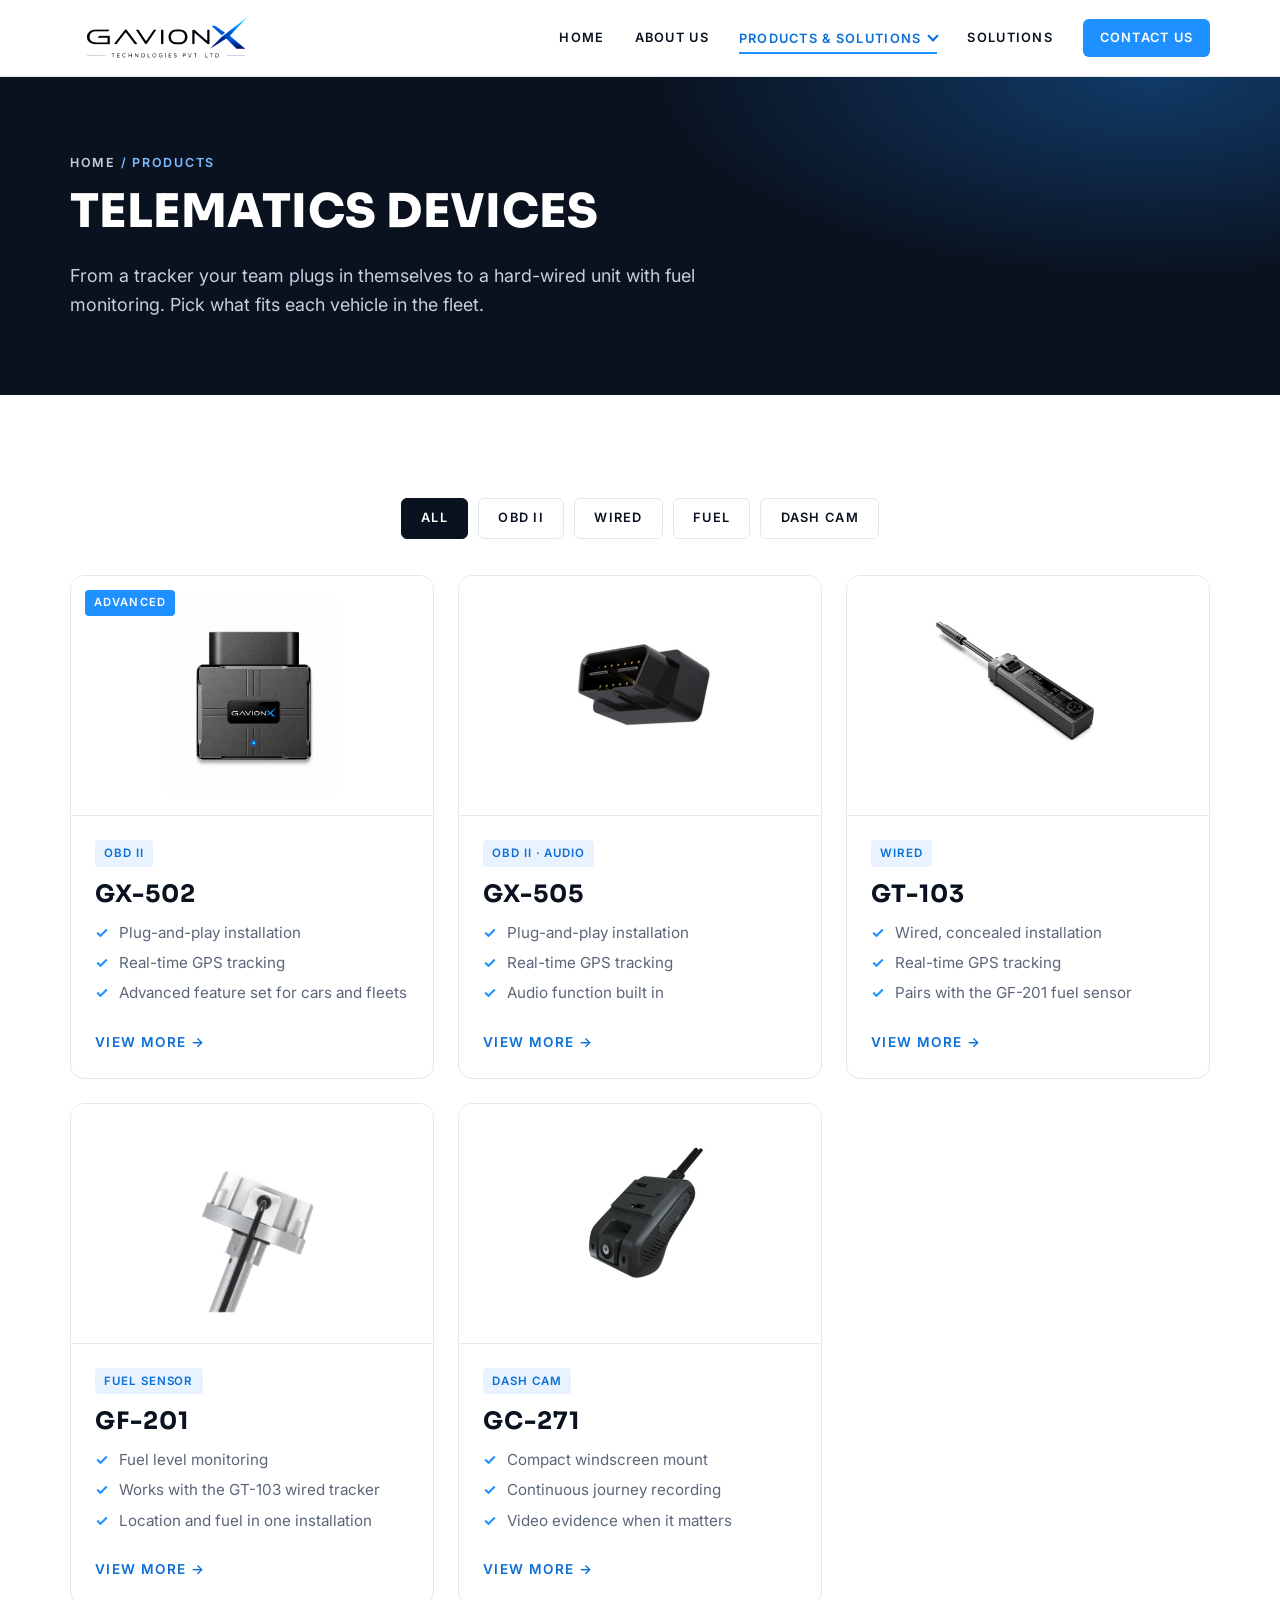
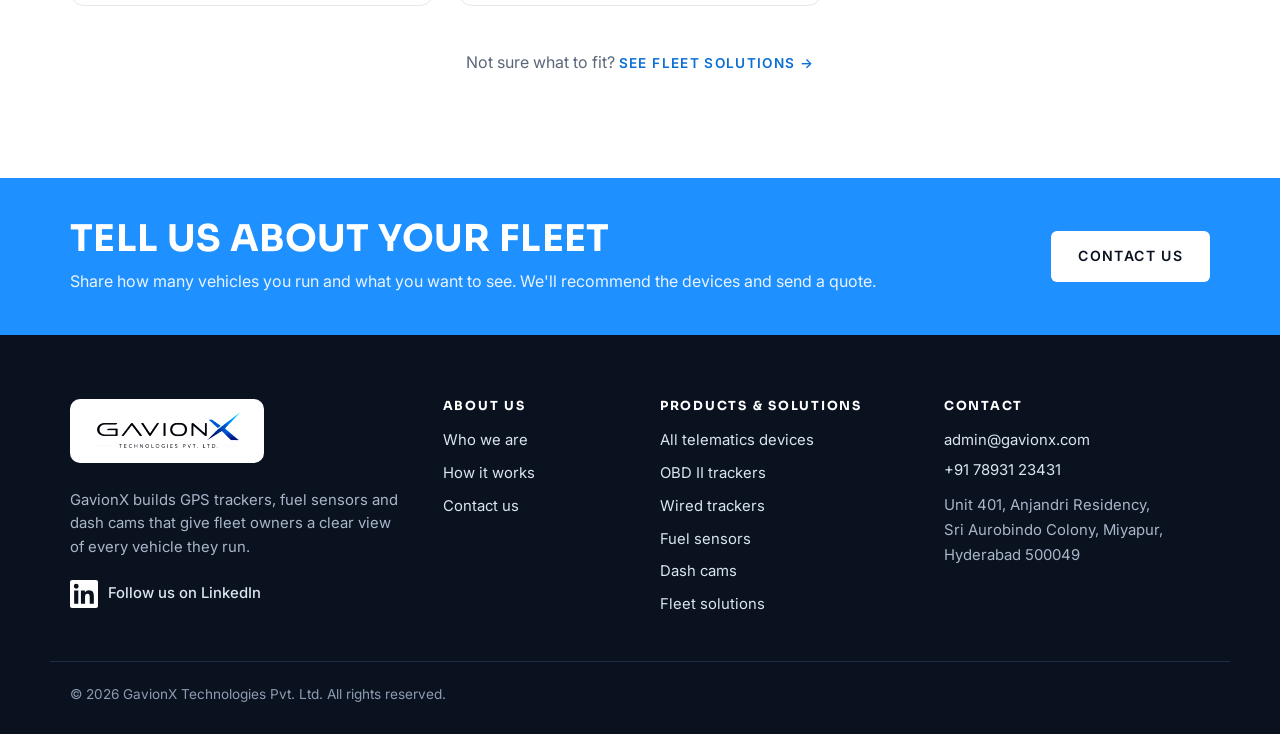
<file: products/index.html>
<!doctype html>
<html lang="en">
<head>
  <meta charset="utf-8">
  <meta name="viewport" content="width=device-width, initial-scale=1">
  <title>Telematics devices | GavionX</title>
  <meta name="description" content="GavionX devices for fleets: GX-502 and GX-505 OBD II trackers, GT-103 wired tracker, GF-201 fuel sensor and GC-271 dash cam.">
  <link rel="canonical" href="https://www.gavionx.com/products/">
  <meta property="og:title" content="Telematics devices | GavionX">
  <meta property="og:description" content="GavionX devices for fleets: GX-502 and GX-505 OBD II trackers, GT-103 wired tracker, GF-201 fuel sensor and GC-271 dash cam.">
  <meta property="og:type" content="website">
  <meta property="og:url" content="https://www.gavionx.com/products/">
  <meta property="og:image" content="https://www.gavionx.com/images/GX_502.jpeg">
  <meta name="theme-color" content="#ffffff">
  <link rel="icon" href="/favicon.svg" type="image/svg+xml">
  <link rel="preconnect" href="https://fonts.googleapis.com">
  <link rel="preconnect" href="https://fonts.gstatic.com" crossorigin>
  <link href="https://fonts.googleapis.com/css2?family=Inter:wght@400;500;600&family=Sora:wght@600;700;800&display=swap" rel="stylesheet">
  <link rel="stylesheet" href="/styles.css?v=20261119">
</head>
<body>

<header class="site-header">
  <div class="wrap header-row">
    <a class="logo" href="/" aria-label="GavionX home"><img src="/images/GavionX_logo.png" alt="GavionX Technologies Pvt. Ltd." width="634" height="348"></a>
    <button class="nav-toggle" aria-expanded="false" aria-controls="nav" aria-label="Menu">
      <span></span><span></span><span></span>
    </button>
    <nav id="nav" class="nav">
      <a href="/">Home</a>
      <a href="/about-us/">About us</a>
      <div class="nav-group">
        <a href="/products/" class="nav-parent">Products &amp; solutions</a>
        <div class="nav-menu">
          <a href="/products/">All telematics devices</a>
          <a href="/products/?type=obd">OBD II trackers</a>
          <a href="/products/?type=wired">Wired trackers</a>
          <a href="/products/?type=fuel">Fuel sensors</a>
          <a href="/products/?type=cam">Dash cams</a>
          <a href="/solutions/">Fleet solutions</a>
        </div>
      </div>
      <a href="/solutions/">Solutions</a>
      <a class="btn btn-small" href="/contact-us/">Contact us</a>
    </nav>
  </div>
</header>

<main>

  <section class="page-hero">
    <div class="wrap">
      <p class="crumbs"><a href="/">Home</a> / Products</p>
      <h1>Telematics devices</h1>
      <p class="lead">From a tracker your team plugs in themselves to a hard-wired unit with fuel monitoring. Pick what fits each vehicle in the fleet.</p>
    </div>
  </section>

  <section class="section">
    <div class="wrap">
      <div class="tabs" role="group" aria-label="Filter devices by type">
        <button class="tab is-active" data-filter="all" aria-pressed="true">All</button>
        <button class="tab" data-filter="obd" aria-pressed="false">OBD II</button>
        <button class="tab" data-filter="wired" aria-pressed="false">Wired</button>
        <button class="tab" data-filter="fuel" aria-pressed="false">Fuel</button>
        <button class="tab" data-filter="cam" aria-pressed="false">Dash cam</button>
      </div>

      <div class="products">

        <article class="product" data-cat="obd">
          <div class="product-media">
            <span class="badge">Advanced</span>
            <img src="/images/GX_502.jpeg" alt="GX-502 OBD II Advanced tracker" width="1168" height="1347">
          </div>
          <div class="product-body">
            <span class="tag">OBD II</span>
            <h3>GX-502</h3>
            <ul>
              <li>Plug-and-play installation</li>
              <li>Real-time GPS tracking</li>
              <li>Advanced feature set for cars and fleets</li>
            </ul>
            <a class="link" href="/products/gx-502/">View more →</a>
          </div>
        </article>

        <article class="product" data-cat="obd">
          <div class="product-media">
            <img src="/images/GX_505.jpeg" alt="GX-505 OBD II Basic tracker with audio" width="369" height="358">
          </div>
          <div class="product-body">
            <span class="tag">OBD II · Audio</span>
            <h3>GX-505</h3>
            <ul>
              <li>Plug-and-play installation</li>
              <li>Real-time GPS tracking</li>
              <li>Audio function built in</li>
            </ul>
            <a class="link" href="/products/gx-505/">View more →</a>
          </div>
        </article>

        <article class="product" data-cat="wired">
          <div class="product-media">
            <img src="/images/GX_103.jpeg" alt="GT-103 wired GPS tracker" width="454" height="336">
          </div>
          <div class="product-body">
            <span class="tag">Wired</span>
            <h3>GT-103</h3>
            <ul>
              <li>Wired, concealed installation</li>
              <li>Real-time GPS tracking</li>
              <li>Pairs with the GF-201 fuel sensor</li>
            </ul>
            <a class="link" href="/products/gt-103/">View more →</a>
          </div>
        </article>

        <article class="product" data-cat="fuel">
          <div class="product-media">
            <img src="/images/GF_201.jpeg" alt="GF-201 fuel sensor" width="319" height="348">
          </div>
          <div class="product-body">
            <span class="tag">Fuel sensor</span>
            <h3>GF-201</h3>
            <ul>
              <li>Fuel level monitoring</li>
              <li>Works with the GT-103 wired tracker</li>
              <li>Location and fuel in one installation</li>
            </ul>
            <a class="link" href="/products/gf-201/">View more →</a>
          </div>
        </article>

        <article class="product" data-cat="cam">
          <div class="product-media">
            <img src="/images/GC_271.jpeg" alt="GC-271 dash cam" width="324" height="378">
          </div>
          <div class="product-body">
            <span class="tag">Dash cam</span>
            <h3>GC-271</h3>
            <ul>
              <li>Compact windscreen mount</li>
              <li>Continuous journey recording</li>
              <li>Video evidence when it matters</li>
            </ul>
            <a class="link" href="/products/gc-271/">View more →</a>
          </div>
        </article>

      </div>

      <p class="section-more">Not sure what to fit? <a class="link" href="/solutions/">See fleet solutions →</a></p>
    </div>
  </section>

  <!-- Call to action -->
  <section class="band">
    <div class="wrap band-row">
      <div>
        <h2>Tell us about your fleet</h2>
        <p>Share how many vehicles you run and what you want to see. We'll recommend the devices and send a quote.</p>
      </div>
      <a class="btn btn-light" href="/contact-us/">Contact us</a>
    </div>
  </section>

</main>

<footer class="site-footer">
  <div class="wrap footer-grid">
    <div class="footer-brand">
      <a class="logo logo-footer" href="/" aria-label="GavionX home"><img src="/images/GavionX_logo.png" alt="GavionX Technologies Pvt. Ltd." width="634" height="348"></a>
      <p>GavionX builds GPS trackers, fuel sensors and dash cams that give fleet owners a clear view of every vehicle they run.</p>
      <a class="social" href="https://www.linkedin.com/company/gavionx-technologies-pvt-ltd/" target="_blank" rel="noopener" aria-label="GavionX on LinkedIn">
        <svg viewBox="0 0 24 24" aria-hidden="true"><path d="M20.45 20.45h-3.560v-5.570c0-1.330-.02-3.040-1.850-3.040-1.850 0-2.140 1.450-2.140 2.940v5.670H9.350V9h3.410v1.560h.05c.48-.9 1.640-1.850 3.370-1.850 3.600 0 4.270 2.370 4.270 5.460v6.280zM5.340 7.430a2.060 2.060 0 1 1 0-4.130 2.060 2.060 0 0 1 0 4.130zM7.120 20.45H3.560V9h3.560v11.450zM22.220 0H1.770C.79 0 0 .77 0 1.730v20.540C0 23.230.79 24 1.770 24h20.450c.98 0 1.780-.77 1.780-1.730V1.730C24 .77 23.200 0 22.220 0z"/></svg>
        <span>Follow us on LinkedIn</span>
      </a>
    </div>
    <div>
      <h4>About us</h4>
      <nav class="footer-nav">
        <a href="/about-us/">Who we are</a>
        <a href="/about-us/#how">How it works</a>
        <a href="/contact-us/">Contact us</a>
      </nav>
    </div>
    <div>
      <h4>Products &amp; solutions</h4>
      <nav class="footer-nav">
        <a href="/products/">All telematics devices</a>
        <a href="/products/?type=obd">OBD II trackers</a>
        <a href="/products/?type=wired">Wired trackers</a>
        <a href="/products/?type=fuel">Fuel sensors</a>
        <a href="/products/?type=cam">Dash cams</a>
        <a href="/solutions/">Fleet solutions</a>
      </nav>
    </div>
    <div>
      <h4>Contact</h4>
      <p><a href="mailto:admin@gavionx.com">admin@gavionx.com</a></p>
      <p><a href="tel:+917893123431">+91 78931 23431</a></p>
      <address>Unit 401, Anjandri Residency,<br>Sri Aurobindo Colony, Miyapur,<br>Hyderabad 500049</address>
    </div>
  </div>
  <div class="wrap footer-bottom">
    <p>© <span id="year"></span> GavionX Technologies Pvt. Ltd. All rights reserved.</p>
  </div>
</footer>

<script src="/script.js?v=20261119"></script>
</body>
</html>
</file>
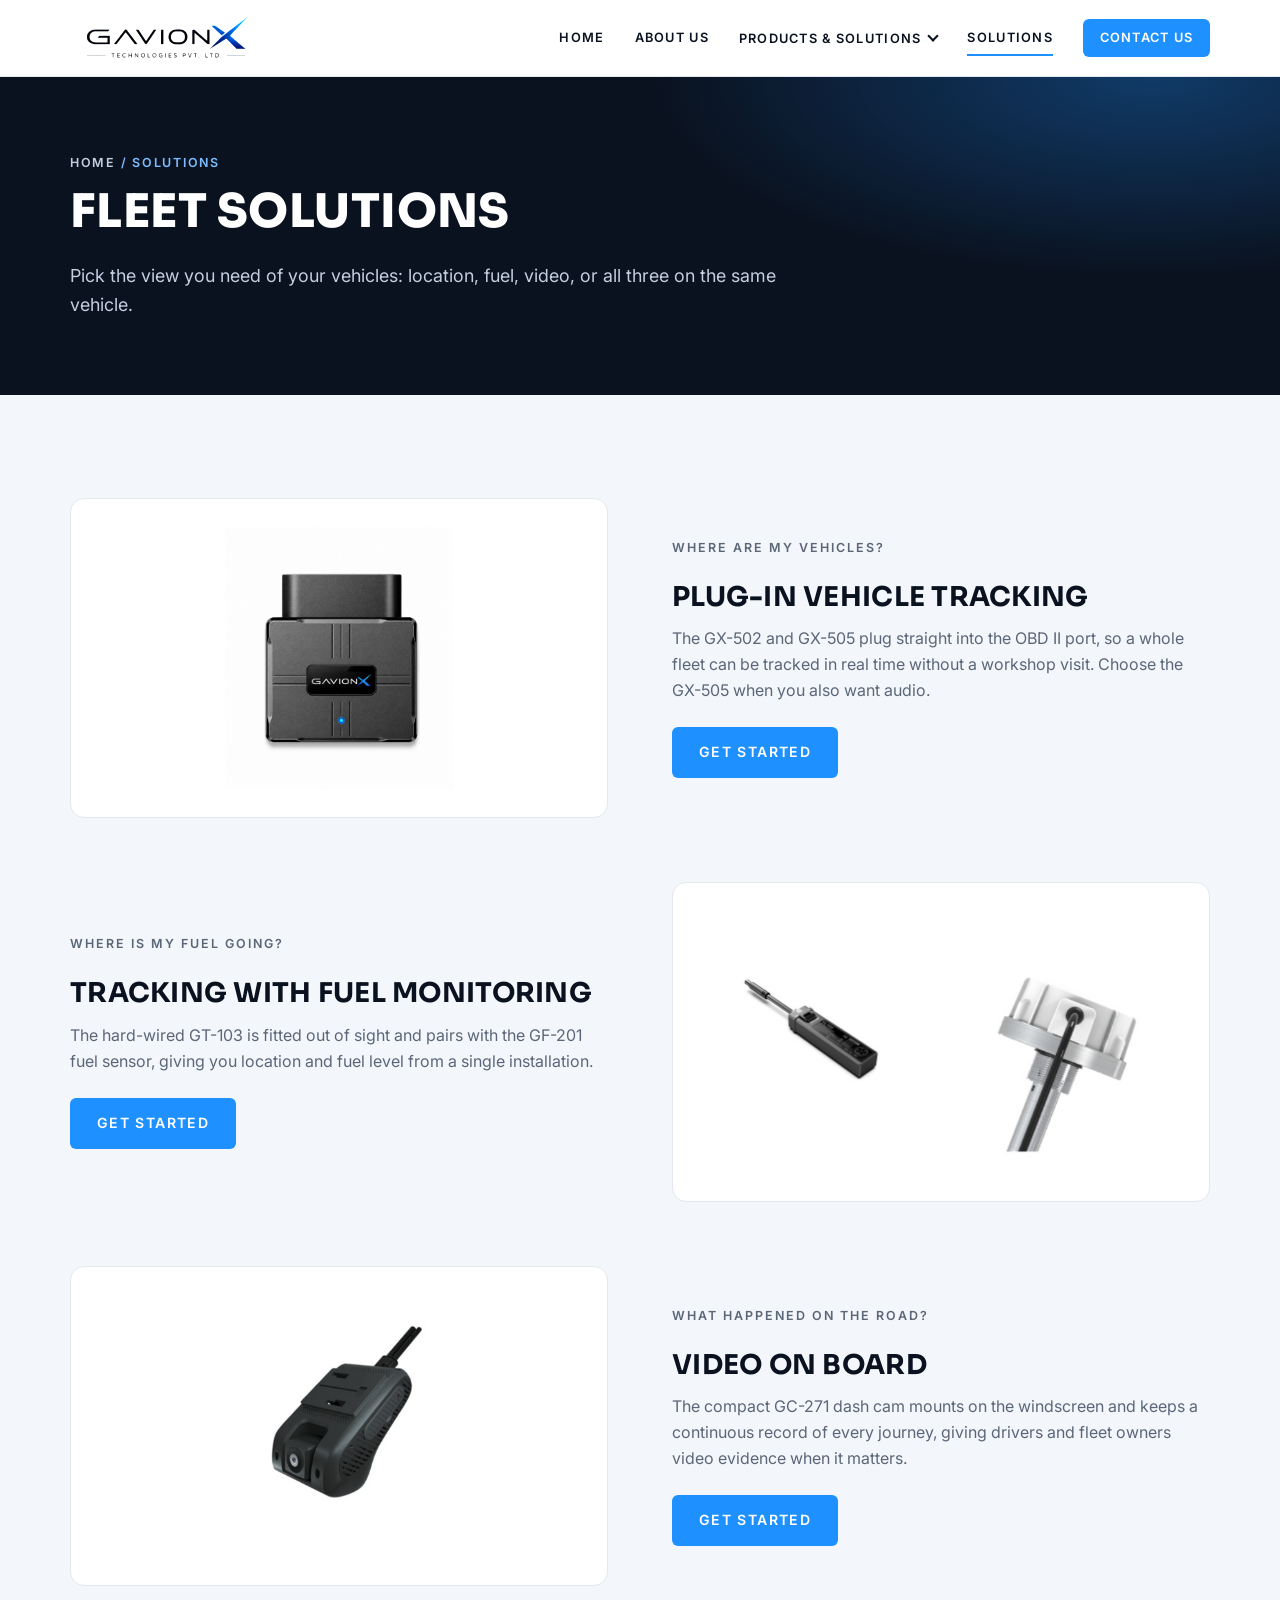
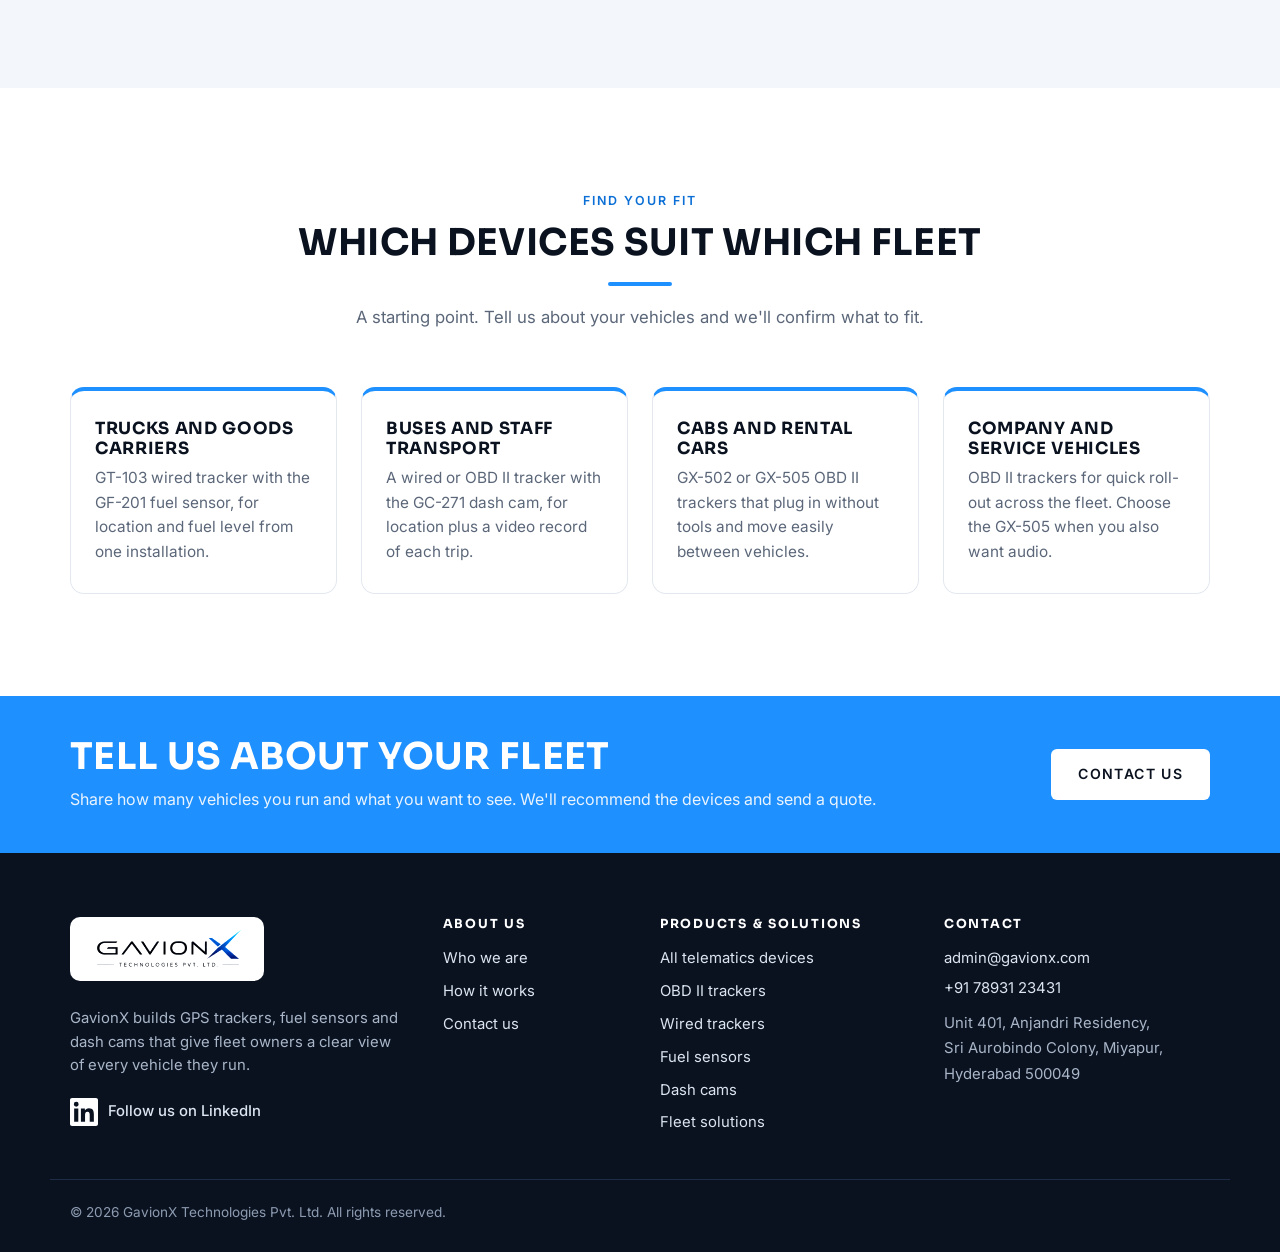
<file: solutions/index.html>
<!doctype html>
<html lang="en">
<head>
  <meta charset="utf-8">
  <meta name="viewport" content="width=device-width, initial-scale=1">
  <title>Fleet solutions | GavionX</title>
  <meta name="description" content="Vehicle tracking, fuel monitoring and on-board video for fleets, and which GavionX devices suit which vehicles.">
  <link rel="canonical" href="https://www.gavionx.com/solutions/">
  <meta property="og:title" content="Fleet solutions | GavionX">
  <meta property="og:description" content="Vehicle tracking, fuel monitoring and on-board video for fleets, and which GavionX devices suit which vehicles.">
  <meta property="og:type" content="website">
  <meta property="og:url" content="https://www.gavionx.com/solutions/">
  <meta property="og:image" content="https://www.gavionx.com/images/GX_502.jpeg">
  <meta name="theme-color" content="#ffffff">
  <link rel="icon" href="/favicon.svg" type="image/svg+xml">
  <link rel="preconnect" href="https://fonts.googleapis.com">
  <link rel="preconnect" href="https://fonts.gstatic.com" crossorigin>
  <link href="https://fonts.googleapis.com/css2?family=Inter:wght@400;500;600&family=Sora:wght@600;700;800&display=swap" rel="stylesheet">
  <link rel="stylesheet" href="/styles.css?v=20261119">
</head>
<body>

<header class="site-header">
  <div class="wrap header-row">
    <a class="logo" href="/" aria-label="GavionX home"><img src="/images/GavionX_logo.png" alt="GavionX Technologies Pvt. Ltd." width="634" height="348"></a>
    <button class="nav-toggle" aria-expanded="false" aria-controls="nav" aria-label="Menu">
      <span></span><span></span><span></span>
    </button>
    <nav id="nav" class="nav">
      <a href="/">Home</a>
      <a href="/about-us/">About us</a>
      <div class="nav-group">
        <a href="/products/" class="nav-parent">Products &amp; solutions</a>
        <div class="nav-menu">
          <a href="/products/">All telematics devices</a>
          <a href="/products/?type=obd">OBD II trackers</a>
          <a href="/products/?type=wired">Wired trackers</a>
          <a href="/products/?type=fuel">Fuel sensors</a>
          <a href="/products/?type=cam">Dash cams</a>
          <a href="/solutions/">Fleet solutions</a>
        </div>
      </div>
      <a href="/solutions/">Solutions</a>
      <a class="btn btn-small" href="/contact-us/">Contact us</a>
    </nav>
  </div>
</header>

<main>

  <section class="page-hero">
    <div class="wrap">
      <p class="crumbs"><a href="/">Home</a> / Solutions</p>
      <h1>Fleet solutions</h1>
      <p class="lead">Pick the view you need of your vehicles: location, fuel, video, or all three on the same vehicle.</p>
    </div>
  </section>

  <section class="section section-tint">
    <div class="wrap">
      <div class="rows">
        <div class="row" id="tracking">
          <div class="row-media"><img src="/images/GX_502.jpeg" alt="GX-502 OBD II tracker" width="1168" height="1347"></div>
          <div class="row-copy">
            <p class="eyebrow">Where are my vehicles?</p>
            <h3>Plug-in vehicle tracking</h3>
            <p>The GX-502 and GX-505 plug straight into the OBD II port, so a whole fleet can be tracked in real time without a workshop visit. Choose the GX-505 when you also want audio.</p>
            <a class="btn" href="/contact-us/?product=GX-502">Get started</a>
          </div>
        </div>
        <div class="row" id="fuel">
          <div class="row-media row-media-duo">
            <img src="/images/GX_103.jpeg" alt="GT-103 wired tracker" loading="lazy" width="454" height="336">
            <img src="/images/GF_201.jpeg" alt="GF-201 fuel sensor" loading="lazy" width="319" height="348">
          </div>
          <div class="row-copy">
            <p class="eyebrow">Where is my fuel going?</p>
            <h3>Tracking with fuel monitoring</h3>
            <p>The hard-wired GT-103 is fitted out of sight and pairs with the GF-201 fuel sensor, giving you location and fuel level from a single installation.</p>
            <a class="btn" href="/contact-us/?product=GT-103">Get started</a>
          </div>
        </div>
        <div class="row" id="video">
          <div class="row-media"><img src="/images/GC_271.jpeg" alt="GC-271 dash cam" loading="lazy" width="324" height="378"></div>
          <div class="row-copy">
            <p class="eyebrow">What happened on the road?</p>
            <h3>Video on board</h3>
            <p>The compact GC-271 dash cam mounts on the windscreen and keeps a continuous record of every journey, giving drivers and fleet owners video evidence when it matters.</p>
            <a class="btn" href="/contact-us/?product=GC-271">Get started</a>
          </div>
        </div>
      </div>
    </div>
  </section>

  <section class="section">
    <div class="wrap">
      <header class="section-head">
        <p class="eyebrow">Find your fit</p>
        <h2>Which devices suit which fleet</h2>
        <p class="section-lead">A starting point. Tell us about your vehicles and we'll confirm what to fit.</p>
      </header>
      <div class="cards cards-light cards-4">
        <div class="card">
          <h3>Trucks and goods carriers</h3>
          <p>GT-103 wired tracker with the GF-201 fuel sensor, for location and fuel level from one installation.</p>
        </div>
        <div class="card">
          <h3>Buses and staff transport</h3>
          <p>A wired or OBD II tracker with the GC-271 dash cam, for location plus a video record of each trip.</p>
        </div>
        <div class="card">
          <h3>Cabs and rental cars</h3>
          <p>GX-502 or GX-505 OBD II trackers that plug in without tools and move easily between vehicles.</p>
        </div>
        <div class="card">
          <h3>Company and service vehicles</h3>
          <p>OBD II trackers for quick roll-out across the fleet. Choose the GX-505 when you also want audio.</p>
        </div>
      </div>
    </div>
  </section>

  <!-- Call to action -->
  <section class="band">
    <div class="wrap band-row">
      <div>
        <h2>Tell us about your fleet</h2>
        <p>Share how many vehicles you run and what you want to see. We'll recommend the devices and send a quote.</p>
      </div>
      <a class="btn btn-light" href="/contact-us/">Contact us</a>
    </div>
  </section>

</main>

<footer class="site-footer">
  <div class="wrap footer-grid">
    <div class="footer-brand">
      <a class="logo logo-footer" href="/" aria-label="GavionX home"><img src="/images/GavionX_logo.png" alt="GavionX Technologies Pvt. Ltd." width="634" height="348"></a>
      <p>GavionX builds GPS trackers, fuel sensors and dash cams that give fleet owners a clear view of every vehicle they run.</p>
      <a class="social" href="https://www.linkedin.com/company/gavionx-technologies-pvt-ltd/" target="_blank" rel="noopener" aria-label="GavionX on LinkedIn">
        <svg viewBox="0 0 24 24" aria-hidden="true"><path d="M20.45 20.45h-3.560v-5.570c0-1.330-.02-3.040-1.850-3.040-1.850 0-2.140 1.450-2.140 2.940v5.670H9.350V9h3.410v1.560h.05c.48-.9 1.640-1.850 3.370-1.850 3.600 0 4.270 2.370 4.270 5.460v6.280zM5.340 7.430a2.060 2.060 0 1 1 0-4.130 2.060 2.060 0 0 1 0 4.130zM7.120 20.45H3.560V9h3.560v11.450zM22.220 0H1.770C.79 0 0 .77 0 1.730v20.540C0 23.230.79 24 1.770 24h20.450c.98 0 1.780-.77 1.780-1.730V1.730C24 .77 23.200 0 22.220 0z"/></svg>
        <span>Follow us on LinkedIn</span>
      </a>
    </div>
    <div>
      <h4>About us</h4>
      <nav class="footer-nav">
        <a href="/about-us/">Who we are</a>
        <a href="/about-us/#how">How it works</a>
        <a href="/contact-us/">Contact us</a>
      </nav>
    </div>
    <div>
      <h4>Products &amp; solutions</h4>
      <nav class="footer-nav">
        <a href="/products/">All telematics devices</a>
        <a href="/products/?type=obd">OBD II trackers</a>
        <a href="/products/?type=wired">Wired trackers</a>
        <a href="/products/?type=fuel">Fuel sensors</a>
        <a href="/products/?type=cam">Dash cams</a>
        <a href="/solutions/">Fleet solutions</a>
      </nav>
    </div>
    <div>
      <h4>Contact</h4>
      <p><a href="mailto:admin@gavionx.com">admin@gavionx.com</a></p>
      <p><a href="tel:+917893123431">+91 78931 23431</a></p>
      <address>Unit 401, Anjandri Residency,<br>Sri Aurobindo Colony, Miyapur,<br>Hyderabad 500049</address>
    </div>
  </div>
  <div class="wrap footer-bottom">
    <p>© <span id="year"></span> GavionX Technologies Pvt. Ltd. All rights reserved.</p>
  </div>
</footer>

<script src="/script.js?v=20261119"></script>
</body>
</html>
</file>
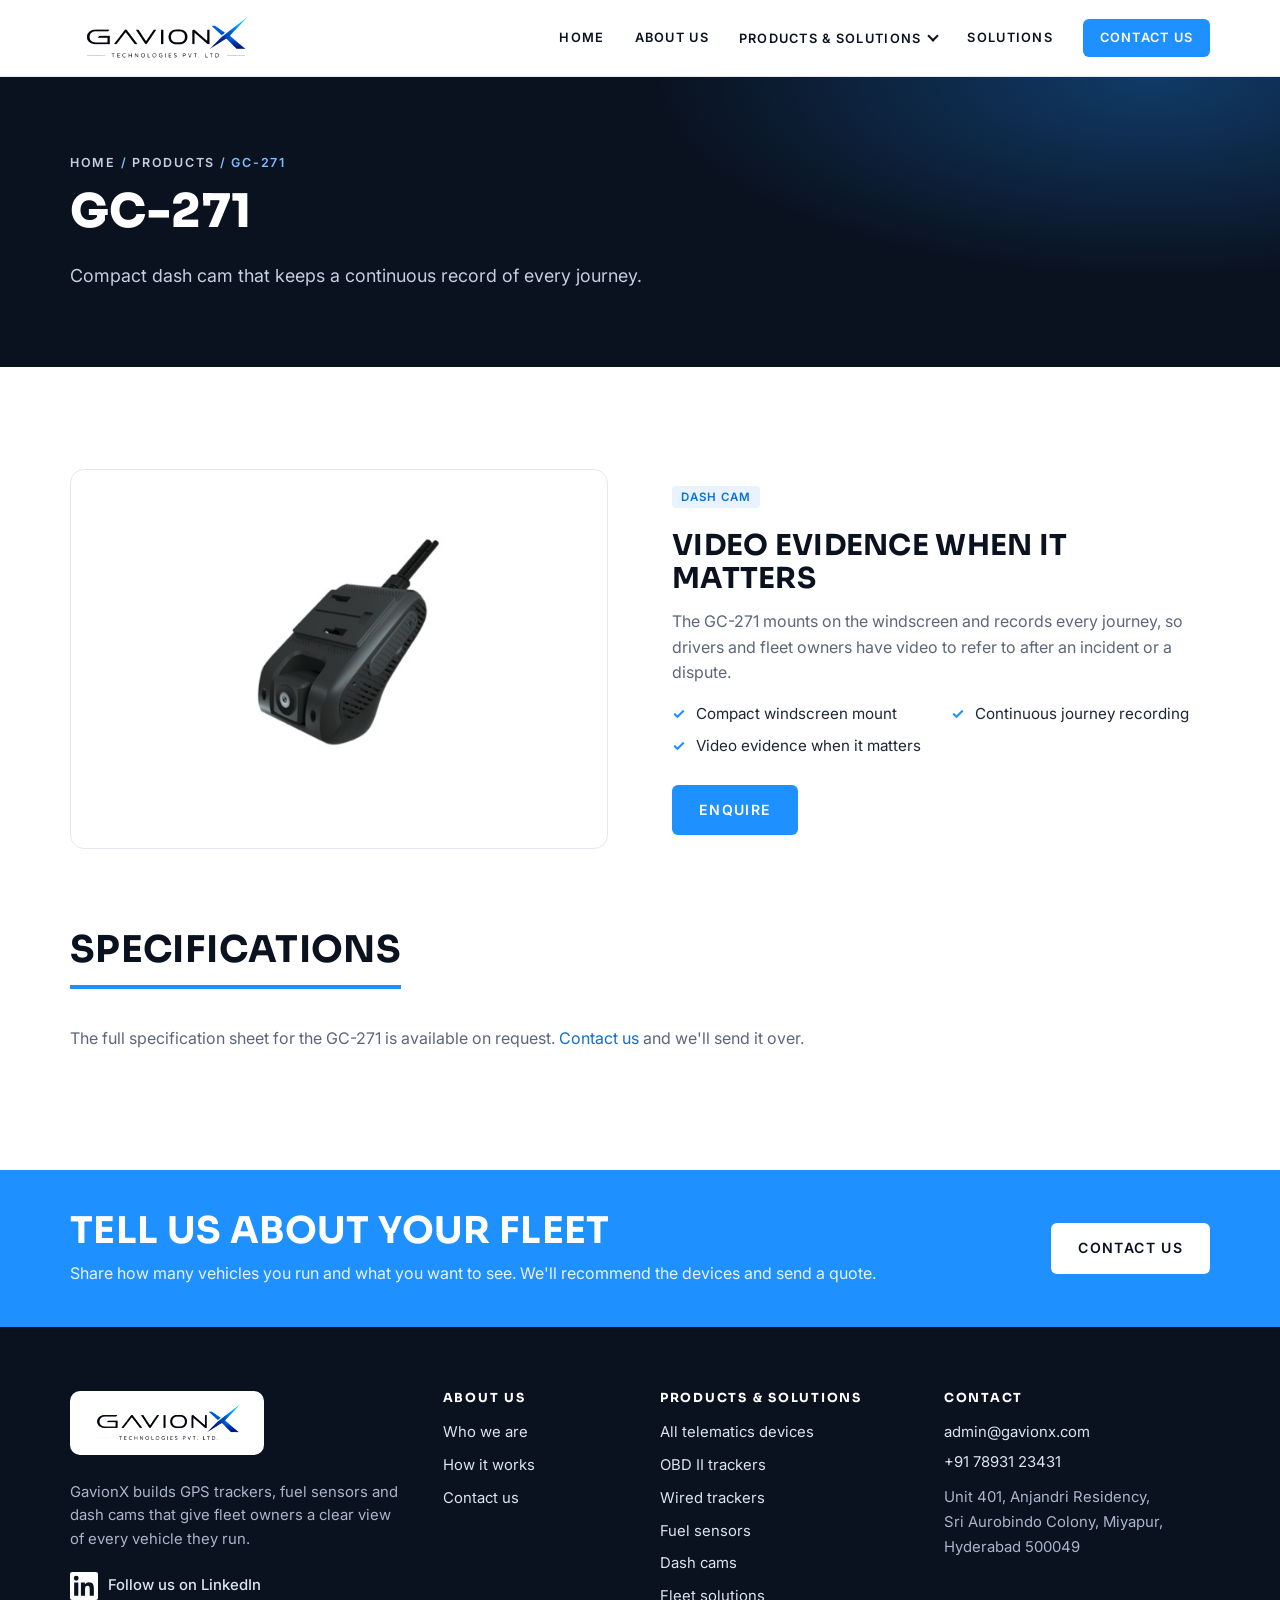
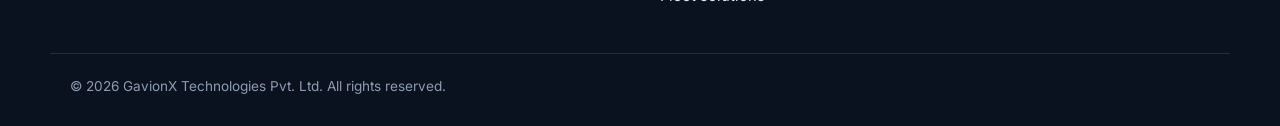
<file: products/gc-271/index.html>
<!doctype html>
<html lang="en">
<head>
  <meta charset="utf-8">
  <meta name="viewport" content="width=device-width, initial-scale=1">
  <title>GC-271 dash cam | GavionX</title>
  <meta name="description" content="GC-271 compact windscreen dash cam that keeps a continuous record of every journey.">
  <link rel="canonical" href="https://www.gavionx.com/products/gc-271/">
  <meta property="og:title" content="GC-271 dash cam | GavionX">
  <meta property="og:description" content="GC-271 compact windscreen dash cam that keeps a continuous record of every journey.">
  <meta property="og:type" content="website">
  <meta property="og:url" content="https://www.gavionx.com/products/gc-271/">
  <meta property="og:image" content="https://www.gavionx.com/images/GX_502.jpeg">
  <meta name="theme-color" content="#ffffff">
  <link rel="icon" href="/favicon.svg" type="image/svg+xml">
  <link rel="preconnect" href="https://fonts.googleapis.com">
  <link rel="preconnect" href="https://fonts.gstatic.com" crossorigin>
  <link href="https://fonts.googleapis.com/css2?family=Inter:wght@400;500;600&family=Sora:wght@600;700;800&display=swap" rel="stylesheet">
  <link rel="stylesheet" href="/styles.css?v=20261119">
</head>
<body>

<header class="site-header">
  <div class="wrap header-row">
    <a class="logo" href="/" aria-label="GavionX home"><img src="/images/GavionX_logo.png" alt="GavionX Technologies Pvt. Ltd." width="634" height="348"></a>
    <button class="nav-toggle" aria-expanded="false" aria-controls="nav" aria-label="Menu">
      <span></span><span></span><span></span>
    </button>
    <nav id="nav" class="nav">
      <a href="/">Home</a>
      <a href="/about-us/">About us</a>
      <div class="nav-group">
        <a href="/products/" class="nav-parent">Products &amp; solutions</a>
        <div class="nav-menu">
          <a href="/products/">All telematics devices</a>
          <a href="/products/?type=obd">OBD II trackers</a>
          <a href="/products/?type=wired">Wired trackers</a>
          <a href="/products/?type=fuel">Fuel sensors</a>
          <a href="/products/?type=cam">Dash cams</a>
          <a href="/solutions/">Fleet solutions</a>
        </div>
      </div>
      <a href="/solutions/">Solutions</a>
      <a class="btn btn-small" href="/contact-us/">Contact us</a>
    </nav>
  </div>
</header>

<main>

  <section class="page-hero">
    <div class="wrap">
      <p class="crumbs"><a href="/">Home</a> / <a href="/products/">Products</a> / GC-271</p>
      <h1>GC-271</h1>
      <p class="lead">Compact dash cam that keeps a continuous record of every journey.</p>
    </div>
  </section>

  <section class="section">
    <div class="wrap">
      <div class="detail">
        <div class="detail-media"><img src="/images/GC_271.jpeg" alt="GC-271 dash cam" width="324" height="378"></div>
        <div class="detail-copy">
          <span class="tag">Dash cam</span>
          <h2>Video evidence when it matters</h2>
          <p>The GC-271 mounts on the windscreen and records every journey, so drivers and fleet owners have video to refer to after an incident or a dispute.</p>
          <ul class="ticks">
            <li>Compact windscreen mount</li>
            <li>Continuous journey recording</li>
            <li>Video evidence when it matters</li>
          </ul>
          <a class="btn" href="/contact-us/?product=GC-271">Enquire</a>
        </div>
      </div>

      <h2 class="specs-title">Specifications</h2>
      <p class="specs-note">The full specification sheet for the GC-271 is available on request. <a href="/contact-us/?product=GC-271">Contact us</a> and we'll send it over.</p>
    </div>
  </section>

  <!-- Call to action -->
  <section class="band">
    <div class="wrap band-row">
      <div>
        <h2>Tell us about your fleet</h2>
        <p>Share how many vehicles you run and what you want to see. We'll recommend the devices and send a quote.</p>
      </div>
      <a class="btn btn-light" href="/contact-us/">Contact us</a>
    </div>
  </section>

</main>

<footer class="site-footer">
  <div class="wrap footer-grid">
    <div class="footer-brand">
      <a class="logo logo-footer" href="/" aria-label="GavionX home"><img src="/images/GavionX_logo.png" alt="GavionX Technologies Pvt. Ltd." width="634" height="348"></a>
      <p>GavionX builds GPS trackers, fuel sensors and dash cams that give fleet owners a clear view of every vehicle they run.</p>
      <a class="social" href="https://www.linkedin.com/company/gavionx-technologies-pvt-ltd/" target="_blank" rel="noopener" aria-label="GavionX on LinkedIn">
        <svg viewBox="0 0 24 24" aria-hidden="true"><path d="M20.45 20.45h-3.560v-5.570c0-1.330-.02-3.040-1.850-3.040-1.850 0-2.140 1.450-2.140 2.940v5.670H9.350V9h3.410v1.560h.05c.48-.9 1.640-1.850 3.370-1.850 3.600 0 4.270 2.370 4.270 5.460v6.280zM5.340 7.430a2.060 2.060 0 1 1 0-4.130 2.060 2.060 0 0 1 0 4.130zM7.120 20.45H3.560V9h3.560v11.450zM22.220 0H1.770C.79 0 0 .77 0 1.730v20.540C0 23.230.79 24 1.770 24h20.450c.98 0 1.780-.77 1.780-1.730V1.730C24 .77 23.200 0 22.220 0z"/></svg>
        <span>Follow us on LinkedIn</span>
      </a>
    </div>
    <div>
      <h4>About us</h4>
      <nav class="footer-nav">
        <a href="/about-us/">Who we are</a>
        <a href="/about-us/#how">How it works</a>
        <a href="/contact-us/">Contact us</a>
      </nav>
    </div>
    <div>
      <h4>Products &amp; solutions</h4>
      <nav class="footer-nav">
        <a href="/products/">All telematics devices</a>
        <a href="/products/?type=obd">OBD II trackers</a>
        <a href="/products/?type=wired">Wired trackers</a>
        <a href="/products/?type=fuel">Fuel sensors</a>
        <a href="/products/?type=cam">Dash cams</a>
        <a href="/solutions/">Fleet solutions</a>
      </nav>
    </div>
    <div>
      <h4>Contact</h4>
      <p><a href="mailto:admin@gavionx.com">admin@gavionx.com</a></p>
      <p><a href="tel:+917893123431">+91 78931 23431</a></p>
      <address>Unit 401, Anjandri Residency,<br>Sri Aurobindo Colony, Miyapur,<br>Hyderabad 500049</address>
    </div>
  </div>
  <div class="wrap footer-bottom">
    <p>© <span id="year"></span> GavionX Technologies Pvt. Ltd. All rights reserved.</p>
  </div>
</footer>

<script src="/script.js?v=20261119"></script>
</body>
</html>
</file>
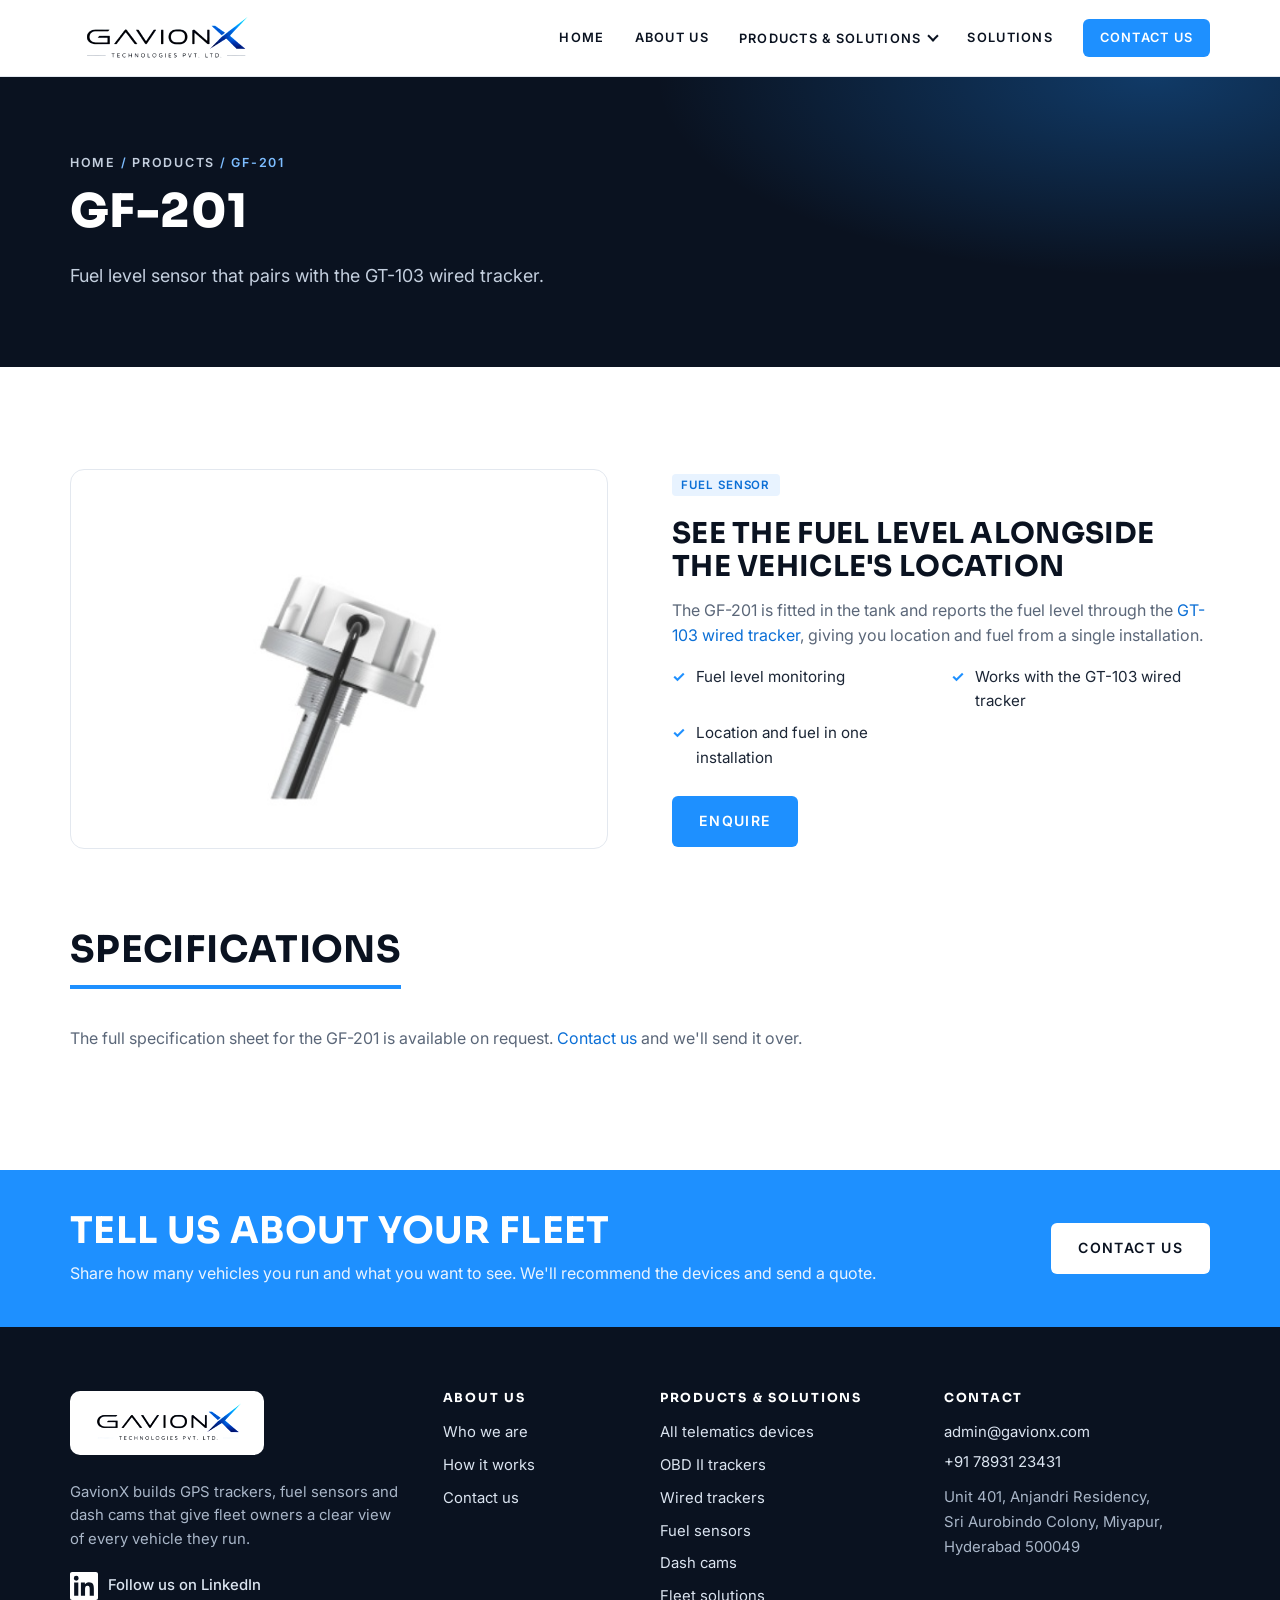
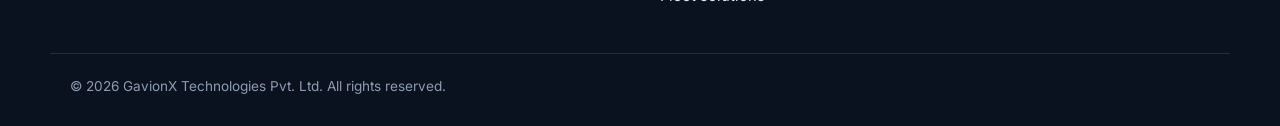
<file: products/gf-201/index.html>
<!doctype html>
<html lang="en">
<head>
  <meta charset="utf-8">
  <meta name="viewport" content="width=device-width, initial-scale=1">
  <title>GF-201 fuel sensor | GavionX</title>
  <meta name="description" content="GF-201 fuel level sensor that pairs with the GT-103 wired tracker for location and fuel from one installation.">
  <link rel="canonical" href="https://www.gavionx.com/products/gf-201/">
  <meta property="og:title" content="GF-201 fuel sensor | GavionX">
  <meta property="og:description" content="GF-201 fuel level sensor that pairs with the GT-103 wired tracker for location and fuel from one installation.">
  <meta property="og:type" content="website">
  <meta property="og:url" content="https://www.gavionx.com/products/gf-201/">
  <meta property="og:image" content="https://www.gavionx.com/images/GX_502.jpeg">
  <meta name="theme-color" content="#ffffff">
  <link rel="icon" href="/favicon.svg" type="image/svg+xml">
  <link rel="preconnect" href="https://fonts.googleapis.com">
  <link rel="preconnect" href="https://fonts.gstatic.com" crossorigin>
  <link href="https://fonts.googleapis.com/css2?family=Inter:wght@400;500;600&family=Sora:wght@600;700;800&display=swap" rel="stylesheet">
  <link rel="stylesheet" href="/styles.css?v=20261119">
</head>
<body>

<header class="site-header">
  <div class="wrap header-row">
    <a class="logo" href="/" aria-label="GavionX home"><img src="/images/GavionX_logo.png" alt="GavionX Technologies Pvt. Ltd." width="634" height="348"></a>
    <button class="nav-toggle" aria-expanded="false" aria-controls="nav" aria-label="Menu">
      <span></span><span></span><span></span>
    </button>
    <nav id="nav" class="nav">
      <a href="/">Home</a>
      <a href="/about-us/">About us</a>
      <div class="nav-group">
        <a href="/products/" class="nav-parent">Products &amp; solutions</a>
        <div class="nav-menu">
          <a href="/products/">All telematics devices</a>
          <a href="/products/?type=obd">OBD II trackers</a>
          <a href="/products/?type=wired">Wired trackers</a>
          <a href="/products/?type=fuel">Fuel sensors</a>
          <a href="/products/?type=cam">Dash cams</a>
          <a href="/solutions/">Fleet solutions</a>
        </div>
      </div>
      <a href="/solutions/">Solutions</a>
      <a class="btn btn-small" href="/contact-us/">Contact us</a>
    </nav>
  </div>
</header>

<main>

  <section class="page-hero">
    <div class="wrap">
      <p class="crumbs"><a href="/">Home</a> / <a href="/products/">Products</a> / GF-201</p>
      <h1>GF-201</h1>
      <p class="lead">Fuel level sensor that pairs with the GT-103 wired tracker.</p>
    </div>
  </section>

  <section class="section">
    <div class="wrap">
      <div class="detail">
        <div class="detail-media"><img src="/images/GF_201.jpeg" alt="GF-201 fuel sensor" width="319" height="348"></div>
        <div class="detail-copy">
          <span class="tag">Fuel sensor</span>
          <h2>See the fuel level alongside the vehicle's location</h2>
          <p>The GF-201 is fitted in the tank and reports the fuel level through the <a href="/products/gt-103/">GT-103 wired tracker</a>, giving you location and fuel from a single installation.</p>
          <ul class="ticks">
            <li>Fuel level monitoring</li>
            <li>Works with the GT-103 wired tracker</li>
            <li>Location and fuel in one installation</li>
          </ul>
          <a class="btn" href="/contact-us/?product=GT-103">Enquire</a>
        </div>
      </div>

      <h2 class="specs-title">Specifications</h2>
      <p class="specs-note">The full specification sheet for the GF-201 is available on request. <a href="/contact-us/?product=GT-103">Contact us</a> and we'll send it over.</p>
    </div>
  </section>

  <!-- Call to action -->
  <section class="band">
    <div class="wrap band-row">
      <div>
        <h2>Tell us about your fleet</h2>
        <p>Share how many vehicles you run and what you want to see. We'll recommend the devices and send a quote.</p>
      </div>
      <a class="btn btn-light" href="/contact-us/">Contact us</a>
    </div>
  </section>

</main>

<footer class="site-footer">
  <div class="wrap footer-grid">
    <div class="footer-brand">
      <a class="logo logo-footer" href="/" aria-label="GavionX home"><img src="/images/GavionX_logo.png" alt="GavionX Technologies Pvt. Ltd." width="634" height="348"></a>
      <p>GavionX builds GPS trackers, fuel sensors and dash cams that give fleet owners a clear view of every vehicle they run.</p>
      <a class="social" href="https://www.linkedin.com/company/gavionx-technologies-pvt-ltd/" target="_blank" rel="noopener" aria-label="GavionX on LinkedIn">
        <svg viewBox="0 0 24 24" aria-hidden="true"><path d="M20.45 20.45h-3.560v-5.570c0-1.330-.02-3.040-1.850-3.040-1.850 0-2.140 1.450-2.140 2.940v5.670H9.350V9h3.410v1.560h.05c.48-.9 1.640-1.850 3.370-1.850 3.600 0 4.270 2.370 4.270 5.460v6.280zM5.340 7.430a2.060 2.060 0 1 1 0-4.130 2.060 2.060 0 0 1 0 4.130zM7.120 20.45H3.560V9h3.560v11.450zM22.220 0H1.770C.79 0 0 .77 0 1.730v20.540C0 23.230.79 24 1.770 24h20.450c.98 0 1.780-.77 1.780-1.730V1.730C24 .77 23.200 0 22.220 0z"/></svg>
        <span>Follow us on LinkedIn</span>
      </a>
    </div>
    <div>
      <h4>About us</h4>
      <nav class="footer-nav">
        <a href="/about-us/">Who we are</a>
        <a href="/about-us/#how">How it works</a>
        <a href="/contact-us/">Contact us</a>
      </nav>
    </div>
    <div>
      <h4>Products &amp; solutions</h4>
      <nav class="footer-nav">
        <a href="/products/">All telematics devices</a>
        <a href="/products/?type=obd">OBD II trackers</a>
        <a href="/products/?type=wired">Wired trackers</a>
        <a href="/products/?type=fuel">Fuel sensors</a>
        <a href="/products/?type=cam">Dash cams</a>
        <a href="/solutions/">Fleet solutions</a>
      </nav>
    </div>
    <div>
      <h4>Contact</h4>
      <p><a href="mailto:admin@gavionx.com">admin@gavionx.com</a></p>
      <p><a href="tel:+917893123431">+91 78931 23431</a></p>
      <address>Unit 401, Anjandri Residency,<br>Sri Aurobindo Colony, Miyapur,<br>Hyderabad 500049</address>
    </div>
  </div>
  <div class="wrap footer-bottom">
    <p>© <span id="year"></span> GavionX Technologies Pvt. Ltd. All rights reserved.</p>
  </div>
</footer>

<script src="/script.js?v=20261119"></script>
</body>
</html>
</file>
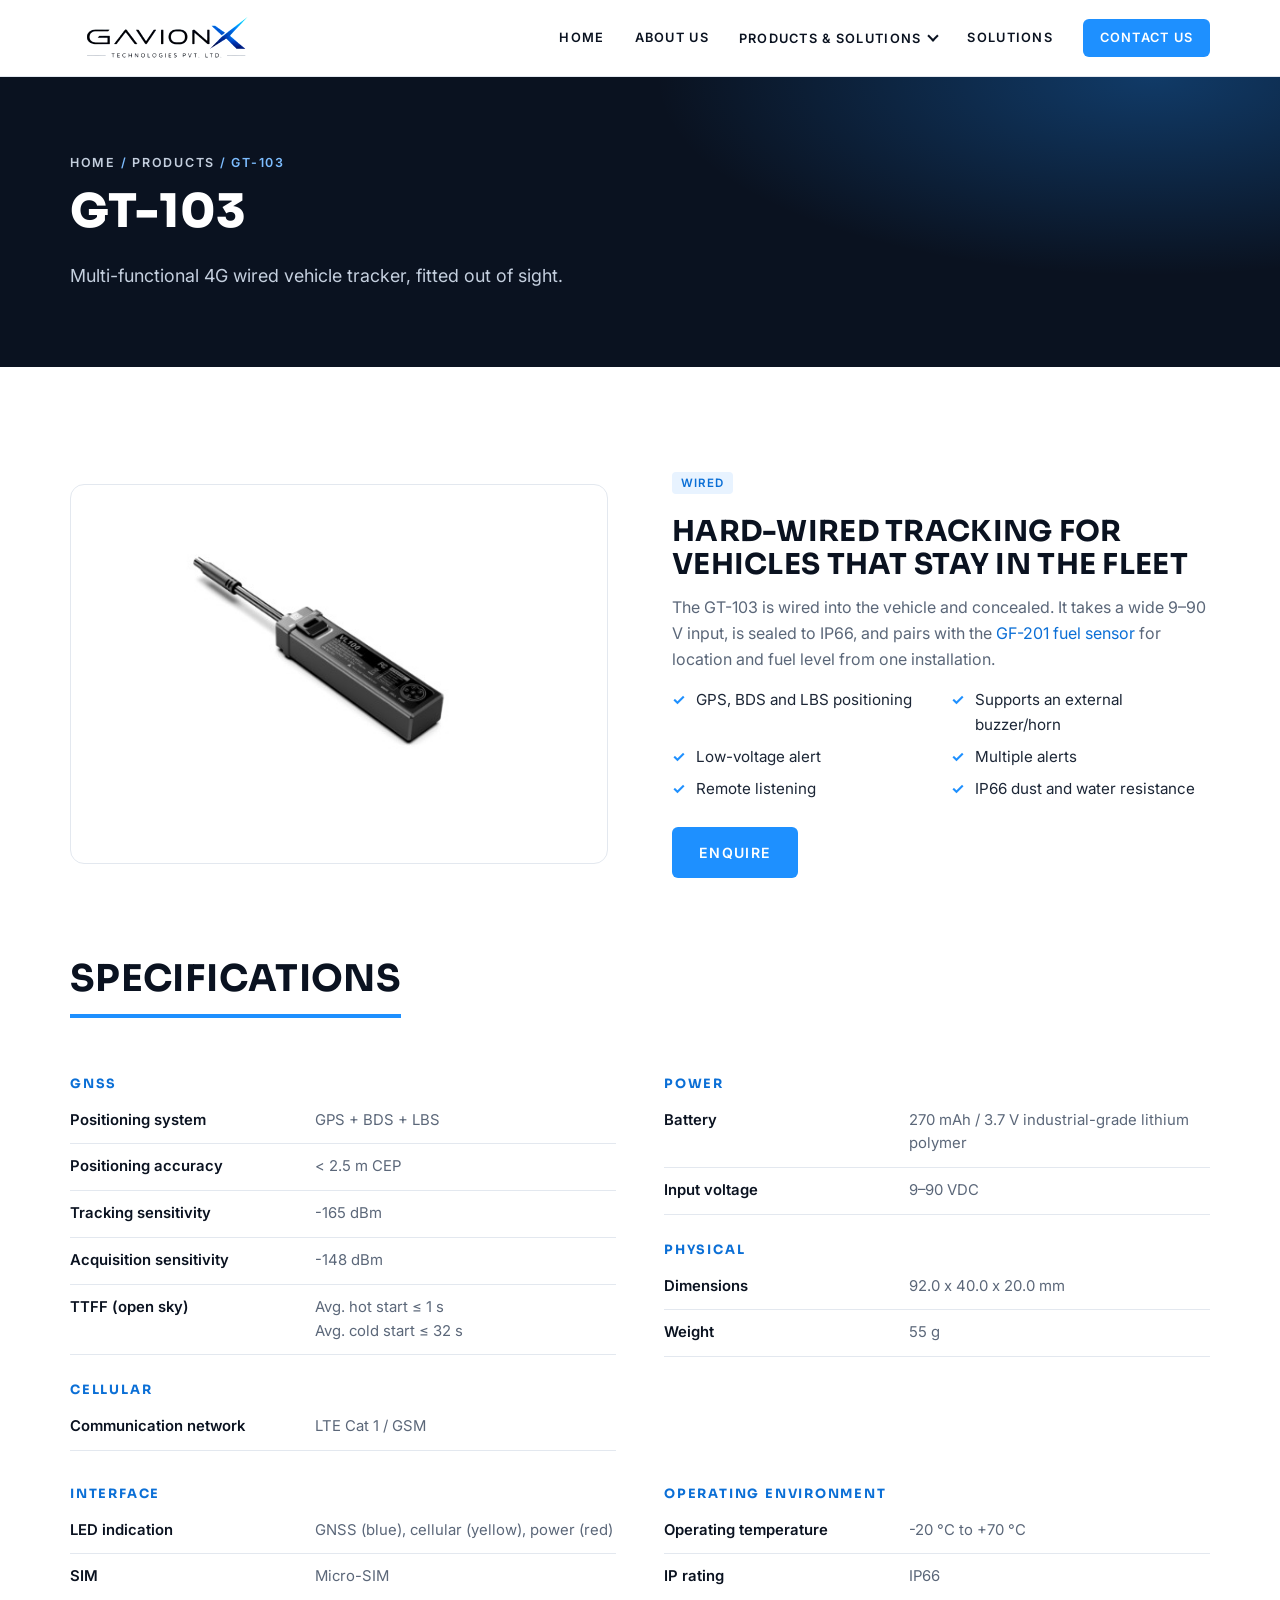
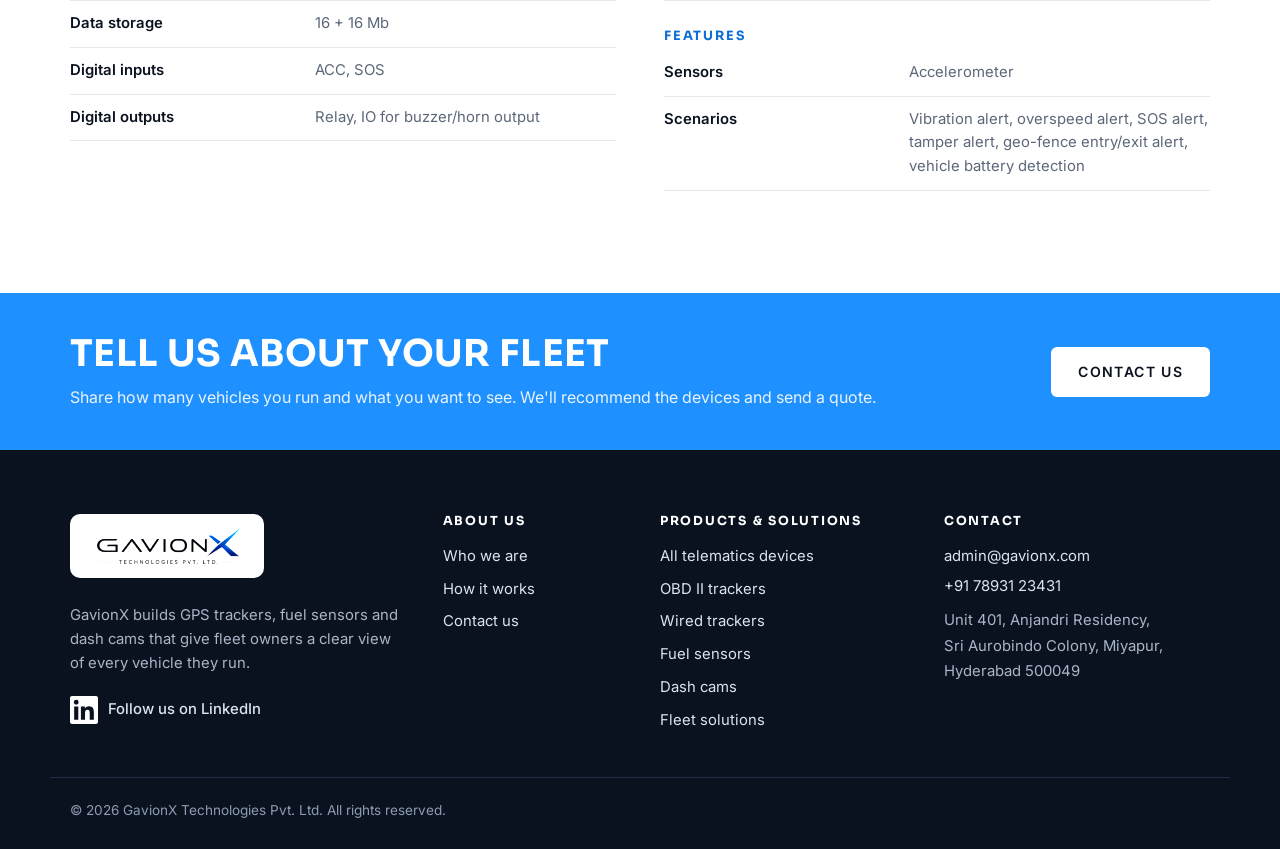
<file: products/gt-103/index.html>
<!doctype html>
<html lang="en">
<head>
  <meta charset="utf-8">
  <meta name="viewport" content="width=device-width, initial-scale=1">
  <title>GT-103 wired tracker specifications | GavionX</title>
  <meta name="description" content="GT-103 multi-functional 4G wired vehicle tracker, IP66, 9-90 V input: features and full specifications.">
  <link rel="canonical" href="https://www.gavionx.com/products/gt-103/">
  <meta property="og:title" content="GT-103 wired tracker specifications | GavionX">
  <meta property="og:description" content="GT-103 multi-functional 4G wired vehicle tracker, IP66, 9-90 V input: features and full specifications.">
  <meta property="og:type" content="website">
  <meta property="og:url" content="https://www.gavionx.com/products/gt-103/">
  <meta property="og:image" content="https://www.gavionx.com/images/GX_502.jpeg">
  <meta name="theme-color" content="#ffffff">
  <link rel="icon" href="/favicon.svg" type="image/svg+xml">
  <link rel="preconnect" href="https://fonts.googleapis.com">
  <link rel="preconnect" href="https://fonts.gstatic.com" crossorigin>
  <link href="https://fonts.googleapis.com/css2?family=Inter:wght@400;500;600&family=Sora:wght@600;700;800&display=swap" rel="stylesheet">
  <link rel="stylesheet" href="/styles.css?v=20261119">
</head>
<body>

<header class="site-header">
  <div class="wrap header-row">
    <a class="logo" href="/" aria-label="GavionX home"><img src="/images/GavionX_logo.png" alt="GavionX Technologies Pvt. Ltd." width="634" height="348"></a>
    <button class="nav-toggle" aria-expanded="false" aria-controls="nav" aria-label="Menu">
      <span></span><span></span><span></span>
    </button>
    <nav id="nav" class="nav">
      <a href="/">Home</a>
      <a href="/about-us/">About us</a>
      <div class="nav-group">
        <a href="/products/" class="nav-parent">Products &amp; solutions</a>
        <div class="nav-menu">
          <a href="/products/">All telematics devices</a>
          <a href="/products/?type=obd">OBD II trackers</a>
          <a href="/products/?type=wired">Wired trackers</a>
          <a href="/products/?type=fuel">Fuel sensors</a>
          <a href="/products/?type=cam">Dash cams</a>
          <a href="/solutions/">Fleet solutions</a>
        </div>
      </div>
      <a href="/solutions/">Solutions</a>
      <a class="btn btn-small" href="/contact-us/">Contact us</a>
    </nav>
  </div>
</header>

<main>

  <section class="page-hero">
    <div class="wrap">
      <p class="crumbs"><a href="/">Home</a> / <a href="/products/">Products</a> / GT-103</p>
      <h1>GT-103</h1>
      <p class="lead">Multi-functional 4G wired vehicle tracker, fitted out of sight.</p>
    </div>
  </section>

  <section class="section">
    <div class="wrap">
      <div class="detail">
        <div class="detail-media"><img src="/images/GX_103.jpeg" alt="GT-103 wired GPS tracker" width="454" height="336"></div>
        <div class="detail-copy">
          <span class="tag">Wired</span>
          <h2>Hard-wired tracking for vehicles that stay in the fleet</h2>
          <p>The GT-103 is wired into the vehicle and concealed. It takes a wide 9–90 V input, is sealed to IP66, and pairs with the <a href="/products/gf-201/">GF-201 fuel sensor</a> for location and fuel level from one installation.</p>
          <ul class="ticks">
            <li>GPS, BDS and LBS positioning</li>
            <li>Supports an external buzzer/horn</li>
            <li>Low-voltage alert</li>
            <li>Multiple alerts</li>
            <li>Remote listening</li>
            <li>IP66 dust and water resistance</li>
          </ul>
          <a class="btn" href="/contact-us/?product=GT-103">Enquire</a>
        </div>
      </div>

      <h2 class="specs-title">Specifications</h2>
      <div class="specs">
        <section>
          <h3>GNSS</h3>
          <dl>
            <div><dt>Positioning system</dt><dd>GPS + BDS + LBS</dd></div>
            <div><dt>Positioning accuracy</dt><dd>&lt; 2.5 m CEP</dd></div>
            <div><dt>Tracking sensitivity</dt><dd>-165 dBm</dd></div>
            <div><dt>Acquisition sensitivity</dt><dd>-148 dBm</dd></div>
            <div><dt>TTFF (open sky)</dt><dd>Avg. hot start ≤ 1 s<br>Avg. cold start ≤ 32 s</dd></div>
          </dl>
          <h3>Cellular</h3>
          <dl>
            <div><dt>Communication network</dt><dd>LTE Cat 1 / GSM</dd></div>
          </dl>
        </section>
        <section>
          <h3>Power</h3>
          <dl>
            <div><dt>Battery</dt><dd>270 mAh / 3.7 V industrial-grade lithium polymer</dd></div>
            <div><dt>Input voltage</dt><dd>9–90 VDC</dd></div>
          </dl>
          <h3>Physical</h3>
          <dl>
            <div><dt>Dimensions</dt><dd>92.0 x 40.0 x 20.0 mm</dd></div>
            <div><dt>Weight</dt><dd>55 g</dd></div>
          </dl>
        </section>
        <section>
          <h3>Interface</h3>
          <dl>
            <div><dt>LED indication</dt><dd>GNSS (blue), cellular (yellow), power (red)</dd></div>
            <div><dt>SIM</dt><dd>Micro-SIM</dd></div>
            <div><dt>Data storage</dt><dd>16 + 16 Mb</dd></div>
            <div><dt>Digital inputs</dt><dd>ACC, SOS</dd></div>
            <div><dt>Digital outputs</dt><dd>Relay, IO for buzzer/horn output</dd></div>
          </dl>
        </section>
        <section>
          <h3>Operating environment</h3>
          <dl>
            <div><dt>Operating temperature</dt><dd>-20 °C to +70 °C</dd></div>
            <div><dt>IP rating</dt><dd>IP66</dd></div>
          </dl>
          <h3>Features</h3>
          <dl>
            <div><dt>Sensors</dt><dd>Accelerometer</dd></div>
            <div><dt>Scenarios</dt><dd>Vibration alert, overspeed alert, SOS alert, tamper alert, geo-fence entry/exit alert, vehicle battery detection</dd></div>
          </dl>
        </section>
      </div>
    </div>
  </section>

  <!-- Call to action -->
  <section class="band">
    <div class="wrap band-row">
      <div>
        <h2>Tell us about your fleet</h2>
        <p>Share how many vehicles you run and what you want to see. We'll recommend the devices and send a quote.</p>
      </div>
      <a class="btn btn-light" href="/contact-us/">Contact us</a>
    </div>
  </section>

</main>

<footer class="site-footer">
  <div class="wrap footer-grid">
    <div class="footer-brand">
      <a class="logo logo-footer" href="/" aria-label="GavionX home"><img src="/images/GavionX_logo.png" alt="GavionX Technologies Pvt. Ltd." width="634" height="348"></a>
      <p>GavionX builds GPS trackers, fuel sensors and dash cams that give fleet owners a clear view of every vehicle they run.</p>
      <a class="social" href="https://www.linkedin.com/company/gavionx-technologies-pvt-ltd/" target="_blank" rel="noopener" aria-label="GavionX on LinkedIn">
        <svg viewBox="0 0 24 24" aria-hidden="true"><path d="M20.45 20.45h-3.560v-5.570c0-1.330-.02-3.040-1.850-3.040-1.850 0-2.140 1.450-2.140 2.940v5.670H9.350V9h3.410v1.560h.05c.48-.9 1.640-1.850 3.370-1.850 3.600 0 4.270 2.370 4.270 5.460v6.280zM5.340 7.430a2.060 2.060 0 1 1 0-4.130 2.060 2.060 0 0 1 0 4.130zM7.120 20.45H3.560V9h3.560v11.450zM22.220 0H1.770C.79 0 0 .77 0 1.730v20.540C0 23.230.79 24 1.770 24h20.450c.98 0 1.780-.77 1.780-1.730V1.730C24 .77 23.200 0 22.220 0z"/></svg>
        <span>Follow us on LinkedIn</span>
      </a>
    </div>
    <div>
      <h4>About us</h4>
      <nav class="footer-nav">
        <a href="/about-us/">Who we are</a>
        <a href="/about-us/#how">How it works</a>
        <a href="/contact-us/">Contact us</a>
      </nav>
    </div>
    <div>
      <h4>Products &amp; solutions</h4>
      <nav class="footer-nav">
        <a href="/products/">All telematics devices</a>
        <a href="/products/?type=obd">OBD II trackers</a>
        <a href="/products/?type=wired">Wired trackers</a>
        <a href="/products/?type=fuel">Fuel sensors</a>
        <a href="/products/?type=cam">Dash cams</a>
        <a href="/solutions/">Fleet solutions</a>
      </nav>
    </div>
    <div>
      <h4>Contact</h4>
      <p><a href="mailto:admin@gavionx.com">admin@gavionx.com</a></p>
      <p><a href="tel:+917893123431">+91 78931 23431</a></p>
      <address>Unit 401, Anjandri Residency,<br>Sri Aurobindo Colony, Miyapur,<br>Hyderabad 500049</address>
    </div>
  </div>
  <div class="wrap footer-bottom">
    <p>© <span id="year"></span> GavionX Technologies Pvt. Ltd. All rights reserved.</p>
  </div>
</footer>

<script src="/script.js?v=20261119"></script>
</body>
</html>
</file>
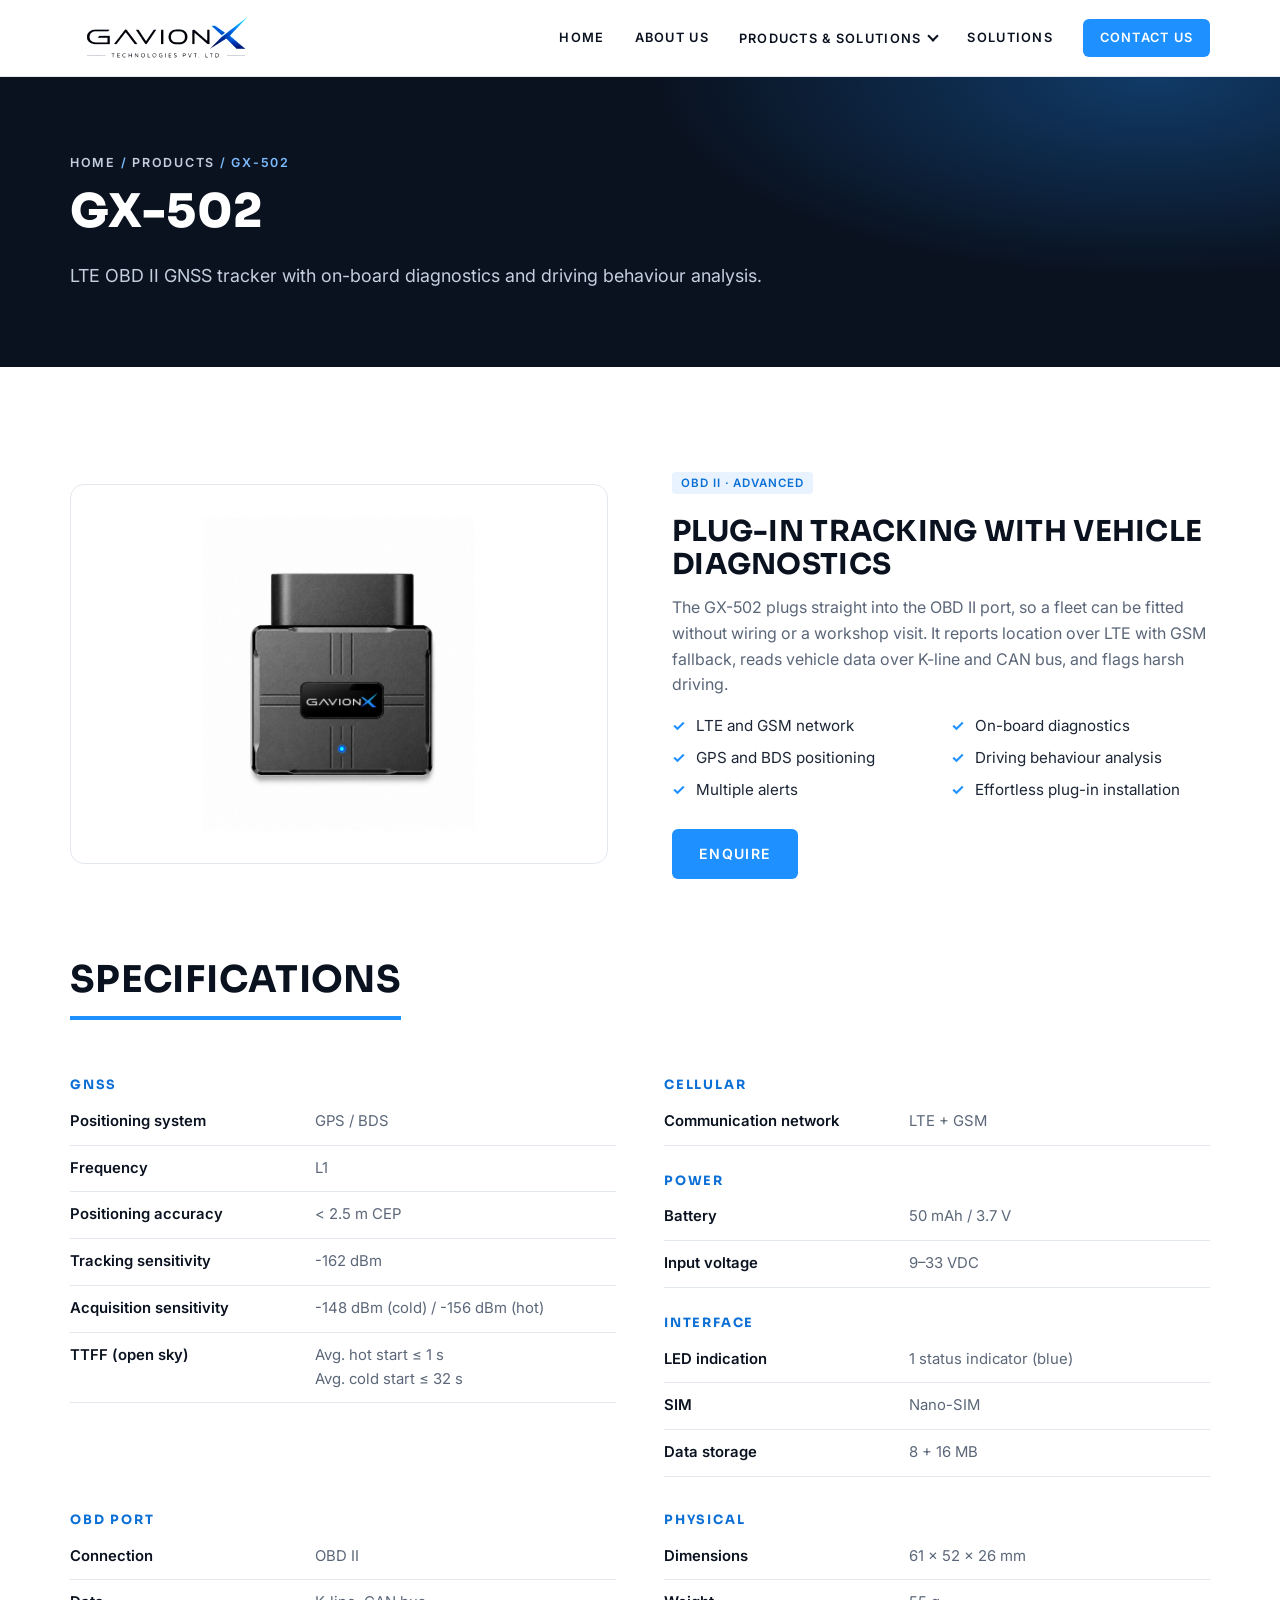
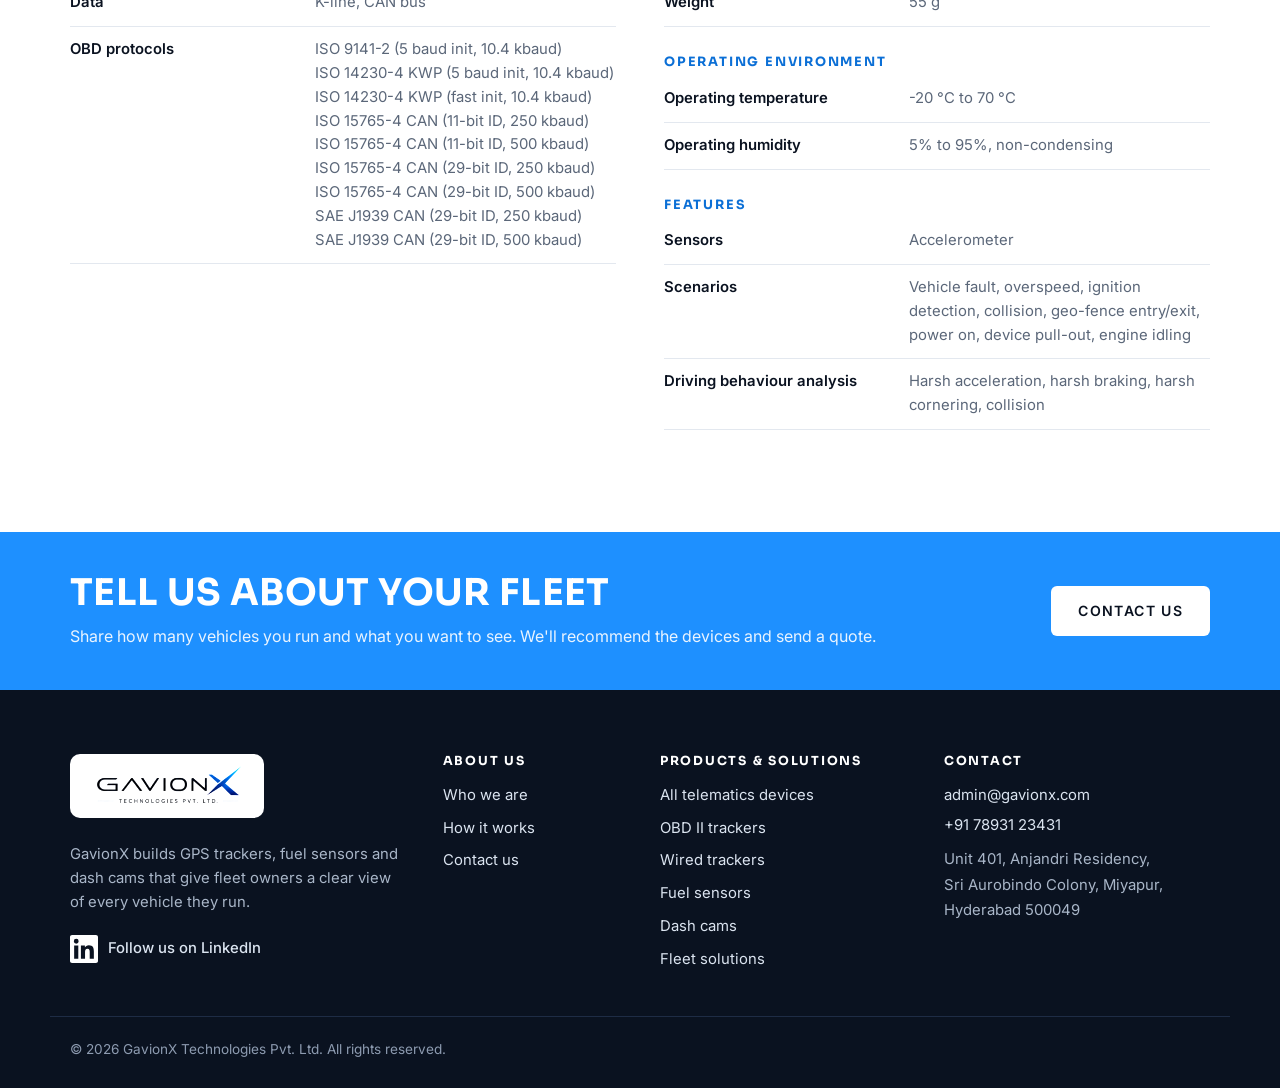
<file: products/gx-502/index.html>
<!doctype html>
<html lang="en">
<head>
  <meta charset="utf-8">
  <meta name="viewport" content="width=device-width, initial-scale=1">
  <title>GX-502 OBD II tracker specifications | GavionX</title>
  <meta name="description" content="GX-502 LTE OBD II GNSS tracker: on-board diagnostics, driving behaviour analysis and full specifications.">
  <link rel="canonical" href="https://www.gavionx.com/products/gx-502/">
  <meta property="og:title" content="GX-502 OBD II tracker specifications | GavionX">
  <meta property="og:description" content="GX-502 LTE OBD II GNSS tracker: on-board diagnostics, driving behaviour analysis and full specifications.">
  <meta property="og:type" content="website">
  <meta property="og:url" content="https://www.gavionx.com/products/gx-502/">
  <meta property="og:image" content="https://www.gavionx.com/images/GX_502.jpeg">
  <meta name="theme-color" content="#ffffff">
  <link rel="icon" href="/favicon.svg" type="image/svg+xml">
  <link rel="preconnect" href="https://fonts.googleapis.com">
  <link rel="preconnect" href="https://fonts.gstatic.com" crossorigin>
  <link href="https://fonts.googleapis.com/css2?family=Inter:wght@400;500;600&family=Sora:wght@600;700;800&display=swap" rel="stylesheet">
  <link rel="stylesheet" href="/styles.css?v=20261119">
</head>
<body>

<header class="site-header">
  <div class="wrap header-row">
    <a class="logo" href="/" aria-label="GavionX home"><img src="/images/GavionX_logo.png" alt="GavionX Technologies Pvt. Ltd." width="634" height="348"></a>
    <button class="nav-toggle" aria-expanded="false" aria-controls="nav" aria-label="Menu">
      <span></span><span></span><span></span>
    </button>
    <nav id="nav" class="nav">
      <a href="/">Home</a>
      <a href="/about-us/">About us</a>
      <div class="nav-group">
        <a href="/products/" class="nav-parent">Products &amp; solutions</a>
        <div class="nav-menu">
          <a href="/products/">All telematics devices</a>
          <a href="/products/?type=obd">OBD II trackers</a>
          <a href="/products/?type=wired">Wired trackers</a>
          <a href="/products/?type=fuel">Fuel sensors</a>
          <a href="/products/?type=cam">Dash cams</a>
          <a href="/solutions/">Fleet solutions</a>
        </div>
      </div>
      <a href="/solutions/">Solutions</a>
      <a class="btn btn-small" href="/contact-us/">Contact us</a>
    </nav>
  </div>
</header>

<main>

  <section class="page-hero">
    <div class="wrap">
      <p class="crumbs"><a href="/">Home</a> / <a href="/products/">Products</a> / GX-502</p>
      <h1>GX-502</h1>
      <p class="lead">LTE OBD II GNSS tracker with on-board diagnostics and driving behaviour analysis.</p>
    </div>
  </section>

  <section class="section">
    <div class="wrap">
      <div class="detail">
        <div class="detail-media"><img src="/images/GX_502.jpeg" alt="GX-502 OBD II Advanced tracker" width="1168" height="1347"></div>
        <div class="detail-copy">
          <span class="tag">OBD II · Advanced</span>
          <h2>Plug-in tracking with vehicle diagnostics</h2>
          <p>The GX-502 plugs straight into the OBD II port, so a fleet can be fitted without wiring or a workshop visit. It reports location over LTE with GSM fallback, reads vehicle data over K-line and CAN bus, and flags harsh driving.</p>
          <ul class="ticks">
            <li>LTE and GSM network</li>
            <li>On-board diagnostics</li>
            <li>GPS and BDS positioning</li>
            <li>Driving behaviour analysis</li>
            <li>Multiple alerts</li>
            <li>Effortless plug-in installation</li>
          </ul>
          <a class="btn" href="/contact-us/?product=GX-502">Enquire</a>
        </div>
      </div>

      <h2 class="specs-title">Specifications</h2>
      <div class="specs">
        <section>
          <h3>GNSS</h3>
          <dl>
            <div><dt>Positioning system</dt><dd>GPS / BDS</dd></div>
            <div><dt>Frequency</dt><dd>L1</dd></div>
            <div><dt>Positioning accuracy</dt><dd>&lt; 2.5 m CEP</dd></div>
            <div><dt>Tracking sensitivity</dt><dd>-162 dBm</dd></div>
            <div><dt>Acquisition sensitivity</dt><dd>-148 dBm (cold) / -156 dBm (hot)</dd></div>
            <div><dt>TTFF (open sky)</dt><dd>Avg. hot start ≤ 1 s<br>Avg. cold start ≤ 32 s</dd></div>
          </dl>
        </section>
        <section>
          <h3>Cellular</h3>
          <dl>
            <div><dt>Communication network</dt><dd>LTE + GSM</dd></div>
          </dl>
          <h3>Power</h3>
          <dl>
            <div><dt>Battery</dt><dd>50 mAh / 3.7 V</dd></div>
            <div><dt>Input voltage</dt><dd>9–33 VDC</dd></div>
          </dl>
          <h3>Interface</h3>
          <dl>
            <div><dt>LED indication</dt><dd>1 status indicator (blue)</dd></div>
            <div><dt>SIM</dt><dd>Nano-SIM</dd></div>
            <div><dt>Data storage</dt><dd>8 + 16 MB</dd></div>
          </dl>
        </section>
        <section>
          <h3>OBD port</h3>
          <dl>
            <div><dt>Connection</dt><dd>OBD II</dd></div>
            <div><dt>Data</dt><dd>K-line, CAN bus</dd></div>
            <div><dt>OBD protocols</dt><dd>ISO 9141-2 (5 baud init, 10.4 kbaud)<br>ISO 14230-4 KWP (5 baud init, 10.4 kbaud)<br>ISO 14230-4 KWP (fast init, 10.4 kbaud)<br>ISO 15765-4 CAN (11-bit ID, 250 kbaud)<br>ISO 15765-4 CAN (11-bit ID, 500 kbaud)<br>ISO 15765-4 CAN (29-bit ID, 250 kbaud)<br>ISO 15765-4 CAN (29-bit ID, 500 kbaud)<br>SAE J1939 CAN (29-bit ID, 250 kbaud)<br>SAE J1939 CAN (29-bit ID, 500 kbaud)</dd></div>
          </dl>
        </section>
        <section>
          <h3>Physical</h3>
          <dl>
            <div><dt>Dimensions</dt><dd>61 x 52 x 26 mm</dd></div>
            <div><dt>Weight</dt><dd>55 g</dd></div>
          </dl>
          <h3>Operating environment</h3>
          <dl>
            <div><dt>Operating temperature</dt><dd>-20 °C to 70 °C</dd></div>
            <div><dt>Operating humidity</dt><dd>5% to 95%, non-condensing</dd></div>
          </dl>
          <h3>Features</h3>
          <dl>
            <div><dt>Sensors</dt><dd>Accelerometer</dd></div>
            <div><dt>Scenarios</dt><dd>Vehicle fault, overspeed, ignition detection, collision, geo-fence entry/exit, power on, device pull-out, engine idling</dd></div>
            <div><dt>Driving behaviour analysis</dt><dd>Harsh acceleration, harsh braking, harsh cornering, collision</dd></div>
          </dl>
        </section>
      </div>
    </div>
  </section>

  <!-- Call to action -->
  <section class="band">
    <div class="wrap band-row">
      <div>
        <h2>Tell us about your fleet</h2>
        <p>Share how many vehicles you run and what you want to see. We'll recommend the devices and send a quote.</p>
      </div>
      <a class="btn btn-light" href="/contact-us/">Contact us</a>
    </div>
  </section>

</main>

<footer class="site-footer">
  <div class="wrap footer-grid">
    <div class="footer-brand">
      <a class="logo logo-footer" href="/" aria-label="GavionX home"><img src="/images/GavionX_logo.png" alt="GavionX Technologies Pvt. Ltd." width="634" height="348"></a>
      <p>GavionX builds GPS trackers, fuel sensors and dash cams that give fleet owners a clear view of every vehicle they run.</p>
      <a class="social" href="https://www.linkedin.com/company/gavionx-technologies-pvt-ltd/" target="_blank" rel="noopener" aria-label="GavionX on LinkedIn">
        <svg viewBox="0 0 24 24" aria-hidden="true"><path d="M20.45 20.45h-3.560v-5.570c0-1.330-.02-3.040-1.850-3.040-1.850 0-2.140 1.450-2.140 2.940v5.670H9.350V9h3.410v1.560h.05c.48-.9 1.640-1.850 3.370-1.850 3.600 0 4.270 2.370 4.270 5.460v6.280zM5.340 7.430a2.060 2.060 0 1 1 0-4.130 2.060 2.060 0 0 1 0 4.130zM7.120 20.45H3.560V9h3.560v11.450zM22.220 0H1.770C.79 0 0 .77 0 1.730v20.540C0 23.230.79 24 1.770 24h20.450c.98 0 1.780-.77 1.780-1.730V1.730C24 .77 23.200 0 22.220 0z"/></svg>
        <span>Follow us on LinkedIn</span>
      </a>
    </div>
    <div>
      <h4>About us</h4>
      <nav class="footer-nav">
        <a href="/about-us/">Who we are</a>
        <a href="/about-us/#how">How it works</a>
        <a href="/contact-us/">Contact us</a>
      </nav>
    </div>
    <div>
      <h4>Products &amp; solutions</h4>
      <nav class="footer-nav">
        <a href="/products/">All telematics devices</a>
        <a href="/products/?type=obd">OBD II trackers</a>
        <a href="/products/?type=wired">Wired trackers</a>
        <a href="/products/?type=fuel">Fuel sensors</a>
        <a href="/products/?type=cam">Dash cams</a>
        <a href="/solutions/">Fleet solutions</a>
      </nav>
    </div>
    <div>
      <h4>Contact</h4>
      <p><a href="mailto:admin@gavionx.com">admin@gavionx.com</a></p>
      <p><a href="tel:+917893123431">+91 78931 23431</a></p>
      <address>Unit 401, Anjandri Residency,<br>Sri Aurobindo Colony, Miyapur,<br>Hyderabad 500049</address>
    </div>
  </div>
  <div class="wrap footer-bottom">
    <p>© <span id="year"></span> GavionX Technologies Pvt. Ltd. All rights reserved.</p>
  </div>
</footer>

<script src="/script.js?v=20261119"></script>
</body>
</html>
</file>
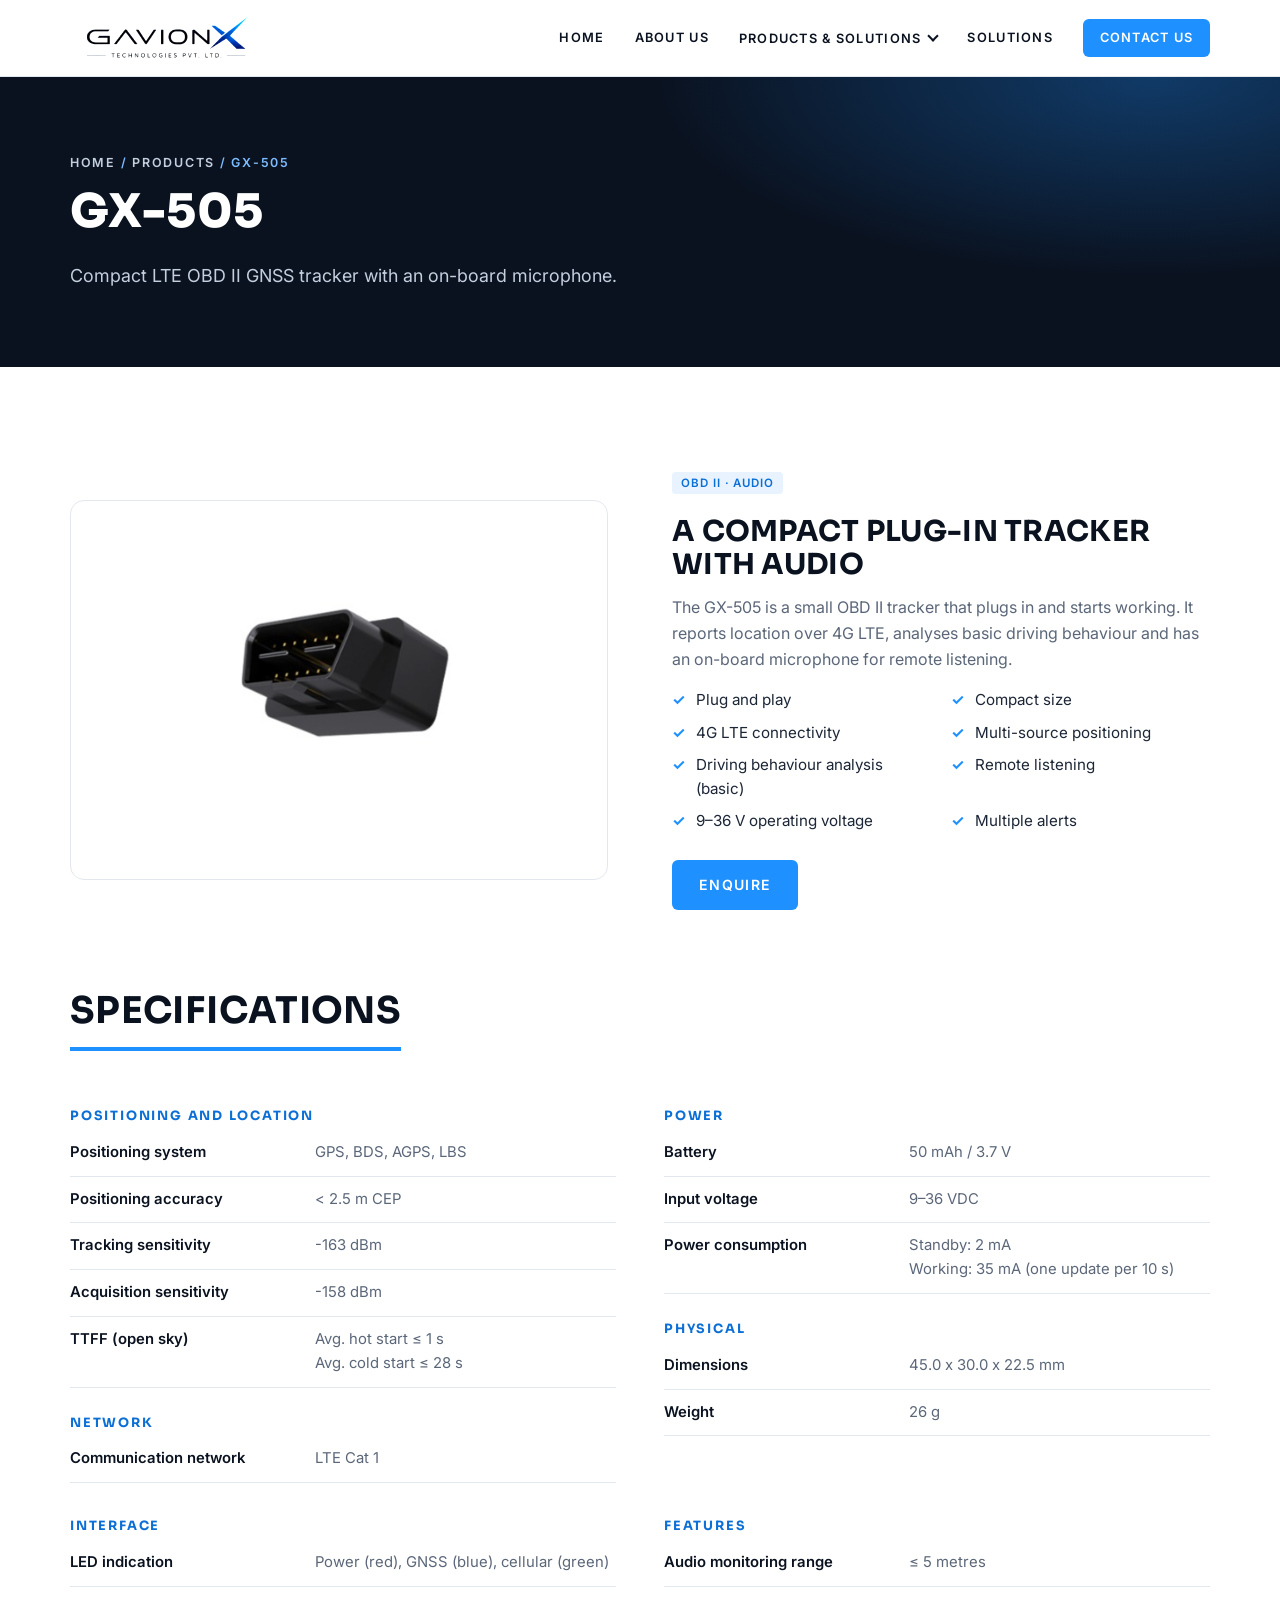
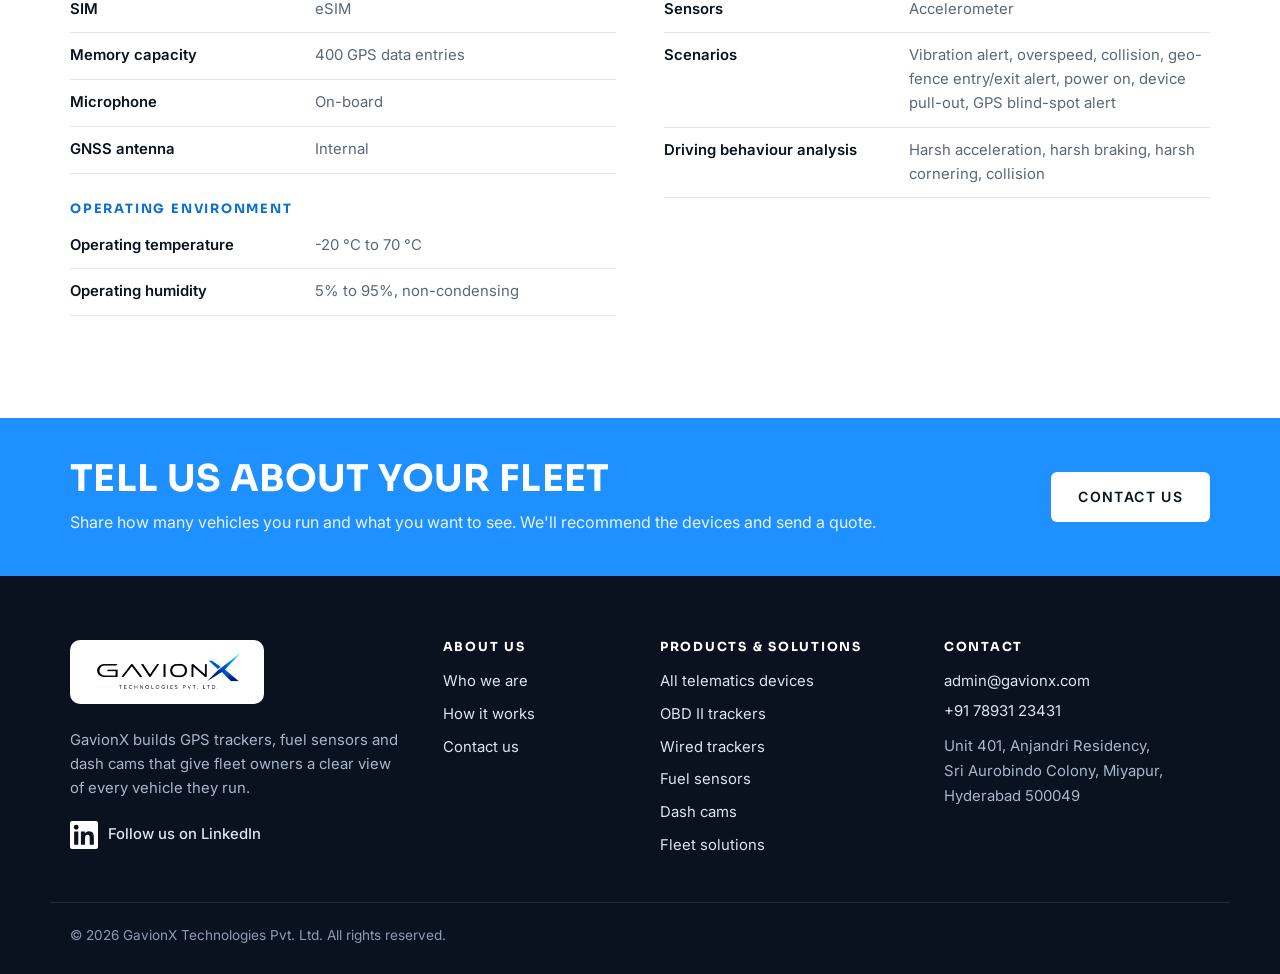
<file: products/gx-505/index.html>
<!doctype html>
<html lang="en">
<head>
  <meta charset="utf-8">
  <meta name="viewport" content="width=device-width, initial-scale=1">
  <title>GX-505 OBD II tracker specifications | GavionX</title>
  <meta name="description" content="GX-505 compact LTE OBD II GNSS tracker with on-board microphone: features and full specifications.">
  <link rel="canonical" href="https://www.gavionx.com/products/gx-505/">
  <meta property="og:title" content="GX-505 OBD II tracker specifications | GavionX">
  <meta property="og:description" content="GX-505 compact LTE OBD II GNSS tracker with on-board microphone: features and full specifications.">
  <meta property="og:type" content="website">
  <meta property="og:url" content="https://www.gavionx.com/products/gx-505/">
  <meta property="og:image" content="https://www.gavionx.com/images/GX_502.jpeg">
  <meta name="theme-color" content="#ffffff">
  <link rel="icon" href="/favicon.svg" type="image/svg+xml">
  <link rel="preconnect" href="https://fonts.googleapis.com">
  <link rel="preconnect" href="https://fonts.gstatic.com" crossorigin>
  <link href="https://fonts.googleapis.com/css2?family=Inter:wght@400;500;600&family=Sora:wght@600;700;800&display=swap" rel="stylesheet">
  <link rel="stylesheet" href="/styles.css?v=20261119">
</head>
<body>

<header class="site-header">
  <div class="wrap header-row">
    <a class="logo" href="/" aria-label="GavionX home"><img src="/images/GavionX_logo.png" alt="GavionX Technologies Pvt. Ltd." width="634" height="348"></a>
    <button class="nav-toggle" aria-expanded="false" aria-controls="nav" aria-label="Menu">
      <span></span><span></span><span></span>
    </button>
    <nav id="nav" class="nav">
      <a href="/">Home</a>
      <a href="/about-us/">About us</a>
      <div class="nav-group">
        <a href="/products/" class="nav-parent">Products &amp; solutions</a>
        <div class="nav-menu">
          <a href="/products/">All telematics devices</a>
          <a href="/products/?type=obd">OBD II trackers</a>
          <a href="/products/?type=wired">Wired trackers</a>
          <a href="/products/?type=fuel">Fuel sensors</a>
          <a href="/products/?type=cam">Dash cams</a>
          <a href="/solutions/">Fleet solutions</a>
        </div>
      </div>
      <a href="/solutions/">Solutions</a>
      <a class="btn btn-small" href="/contact-us/">Contact us</a>
    </nav>
  </div>
</header>

<main>

  <section class="page-hero">
    <div class="wrap">
      <p class="crumbs"><a href="/">Home</a> / <a href="/products/">Products</a> / GX-505</p>
      <h1>GX-505</h1>
      <p class="lead">Compact LTE OBD II GNSS tracker with an on-board microphone.</p>
    </div>
  </section>

  <section class="section">
    <div class="wrap">
      <div class="detail">
        <div class="detail-media"><img src="/images/GX_505.jpeg" alt="GX-505 OBD II Basic tracker with audio" width="369" height="358"></div>
        <div class="detail-copy">
          <span class="tag">OBD II · Audio</span>
          <h2>A compact plug-in tracker with audio</h2>
          <p>The GX-505 is a small OBD II tracker that plugs in and starts working. It reports location over 4G LTE, analyses basic driving behaviour and has an on-board microphone for remote listening.</p>
          <ul class="ticks">
            <li>Plug and play</li>
            <li>Compact size</li>
            <li>4G LTE connectivity</li>
            <li>Multi-source positioning</li>
            <li>Driving behaviour analysis (basic)</li>
            <li>Remote listening</li>
            <li>9–36 V operating voltage</li>
            <li>Multiple alerts</li>
          </ul>
          <a class="btn" href="/contact-us/?product=GX-505">Enquire</a>
        </div>
      </div>

      <h2 class="specs-title">Specifications</h2>
      <div class="specs">
        <section>
          <h3>Positioning and location</h3>
          <dl>
            <div><dt>Positioning system</dt><dd>GPS, BDS, AGPS, LBS</dd></div>
            <div><dt>Positioning accuracy</dt><dd>&lt; 2.5 m CEP</dd></div>
            <div><dt>Tracking sensitivity</dt><dd>-163 dBm</dd></div>
            <div><dt>Acquisition sensitivity</dt><dd>-158 dBm</dd></div>
            <div><dt>TTFF (open sky)</dt><dd>Avg. hot start ≤ 1 s<br>Avg. cold start ≤ 28 s</dd></div>
          </dl>
          <h3>Network</h3>
          <dl>
            <div><dt>Communication network</dt><dd>LTE Cat 1</dd></div>
          </dl>
        </section>
        <section>
          <h3>Power</h3>
          <dl>
            <div><dt>Battery</dt><dd>50 mAh / 3.7 V</dd></div>
            <div><dt>Input voltage</dt><dd>9–36 VDC</dd></div>
            <div><dt>Power consumption</dt><dd>Standby: 2 mA<br>Working: 35 mA (one update per 10 s)</dd></div>
          </dl>
          <h3>Physical</h3>
          <dl>
            <div><dt>Dimensions</dt><dd>45.0 x 30.0 x 22.5 mm</dd></div>
            <div><dt>Weight</dt><dd>26 g</dd></div>
          </dl>
        </section>
        <section>
          <h3>Interface</h3>
          <dl>
            <div><dt>LED indication</dt><dd>Power (red), GNSS (blue), cellular (green)</dd></div>
            <div><dt>SIM</dt><dd>eSIM</dd></div>
            <div><dt>Memory capacity</dt><dd>400 GPS data entries</dd></div>
            <div><dt>Microphone</dt><dd>On-board</dd></div>
            <div><dt>GNSS antenna</dt><dd>Internal</dd></div>
          </dl>
          <h3>Operating environment</h3>
          <dl>
            <div><dt>Operating temperature</dt><dd>-20 °C to 70 °C</dd></div>
            <div><dt>Operating humidity</dt><dd>5% to 95%, non-condensing</dd></div>
          </dl>
        </section>
        <section>
          <h3>Features</h3>
          <dl>
            <div><dt>Audio monitoring range</dt><dd>≤ 5 metres</dd></div>
            <div><dt>Sensors</dt><dd>Accelerometer</dd></div>
            <div><dt>Scenarios</dt><dd>Vibration alert, overspeed, collision, geo-fence entry/exit alert, power on, device pull-out, GPS blind-spot alert</dd></div>
            <div><dt>Driving behaviour analysis</dt><dd>Harsh acceleration, harsh braking, harsh cornering, collision</dd></div>
          </dl>
        </section>
      </div>
    </div>
  </section>

  <!-- Call to action -->
  <section class="band">
    <div class="wrap band-row">
      <div>
        <h2>Tell us about your fleet</h2>
        <p>Share how many vehicles you run and what you want to see. We'll recommend the devices and send a quote.</p>
      </div>
      <a class="btn btn-light" href="/contact-us/">Contact us</a>
    </div>
  </section>

</main>

<footer class="site-footer">
  <div class="wrap footer-grid">
    <div class="footer-brand">
      <a class="logo logo-footer" href="/" aria-label="GavionX home"><img src="/images/GavionX_logo.png" alt="GavionX Technologies Pvt. Ltd." width="634" height="348"></a>
      <p>GavionX builds GPS trackers, fuel sensors and dash cams that give fleet owners a clear view of every vehicle they run.</p>
      <a class="social" href="https://www.linkedin.com/company/gavionx-technologies-pvt-ltd/" target="_blank" rel="noopener" aria-label="GavionX on LinkedIn">
        <svg viewBox="0 0 24 24" aria-hidden="true"><path d="M20.45 20.45h-3.560v-5.570c0-1.330-.02-3.040-1.850-3.040-1.850 0-2.140 1.450-2.140 2.940v5.670H9.350V9h3.410v1.560h.05c.48-.9 1.640-1.850 3.370-1.850 3.600 0 4.270 2.370 4.270 5.460v6.280zM5.340 7.430a2.060 2.060 0 1 1 0-4.130 2.060 2.060 0 0 1 0 4.130zM7.120 20.45H3.560V9h3.560v11.450zM22.220 0H1.770C.79 0 0 .77 0 1.730v20.540C0 23.230.79 24 1.770 24h20.450c.98 0 1.780-.77 1.780-1.730V1.730C24 .77 23.200 0 22.220 0z"/></svg>
        <span>Follow us on LinkedIn</span>
      </a>
    </div>
    <div>
      <h4>About us</h4>
      <nav class="footer-nav">
        <a href="/about-us/">Who we are</a>
        <a href="/about-us/#how">How it works</a>
        <a href="/contact-us/">Contact us</a>
      </nav>
    </div>
    <div>
      <h4>Products &amp; solutions</h4>
      <nav class="footer-nav">
        <a href="/products/">All telematics devices</a>
        <a href="/products/?type=obd">OBD II trackers</a>
        <a href="/products/?type=wired">Wired trackers</a>
        <a href="/products/?type=fuel">Fuel sensors</a>
        <a href="/products/?type=cam">Dash cams</a>
        <a href="/solutions/">Fleet solutions</a>
      </nav>
    </div>
    <div>
      <h4>Contact</h4>
      <p><a href="mailto:admin@gavionx.com">admin@gavionx.com</a></p>
      <p><a href="tel:+917893123431">+91 78931 23431</a></p>
      <address>Unit 401, Anjandri Residency,<br>Sri Aurobindo Colony, Miyapur,<br>Hyderabad 500049</address>
    </div>
  </div>
  <div class="wrap footer-bottom">
    <p>© <span id="year"></span> GavionX Technologies Pvt. Ltd. All rights reserved.</p>
  </div>
</footer>

<script src="/script.js?v=20261119"></script>
</body>
</html>
</file>
<file: styles.css>
:root {
  --ink: #0a1220;
  --ink-2: #111c30;
  --ink-line: #1e2c45;
  --text: #1c2636;
  --muted: #5b6779;
  --line: #e3e8ef;
  --bg: #ffffff;
  --tint: #f3f6fa;
  --blue: #1e90ff;
  --blue-dark: #0b6fd6;
  --radius: 14px;
}

* { box-sizing: border-box; }
html { scroll-behavior: smooth; scroll-padding-top: 84px; }
body {
  margin: 0;
  font-family: Inter, system-ui, -apple-system, "Segoe UI", Roboto, Arial, sans-serif;
  font-size: 16px;
  line-height: 1.6;
  color: var(--text);
  background: var(--bg);
  -webkit-font-smoothing: antialiased;
  overflow-x: hidden;
}
img { max-width: 100%; height: auto; display: block; }
a { color: var(--blue-dark); text-decoration: none; }
h1, h2, h3, h4 {
  font-family: Sora, Inter, system-ui, sans-serif;
  color: var(--ink);
  line-height: 1.15;
  margin: 0 0 .5em;
  text-transform: uppercase;
  letter-spacing: .01em;
}
h1 { font-size: clamp(2rem, 5.200vw, 3.700rem); font-weight: 800; }
h2 { font-size: clamp(1.500rem, 3.200vw, 2.300rem); font-weight: 700; }
h3 { font-size: 1.050rem; letter-spacing: .04em; }
p { margin: 0 0 1em; }
address { font-style: normal; }

.wrap { width: 100%; max-width: 1180px; margin: 0 auto; padding-inline: 20px; }

.eyebrow {
  font-size: .78rem; font-weight: 600; letter-spacing: .16em; text-transform: uppercase;
  color: var(--blue-dark); margin-bottom: .9em;
}
.accent { color: var(--blue); }

/* Buttons */
.btn {
  display: inline-block; border: 0; cursor: pointer;
  background: var(--blue); color: #fff; font: inherit; font-weight: 600; font-size: .88rem;
  text-transform: uppercase; letter-spacing: .1em;
  padding: 1em 1.900em; border-radius: 6px;
  transition: background .2s, transform .2s, color .2s;
}
.btn:hover { background: var(--blue-dark); transform: translateY(-1px); }
.btn-light { background: #fff; color: var(--ink); }
.btn-light:hover { background: var(--ink); color: #fff; }
.btn-small { padding: .7em 1.300em; font-size: .8rem; }
:focus-visible { outline: 3px solid var(--blue); outline-offset: 3px; }

/* Header */
.site-header {
  position: sticky; top: 0; z-index: 50;
  background: #fff; border-bottom: 1px solid var(--line);
  transition: box-shadow .2s;
}
.site-header.scrolled { box-shadow: 0 10px 30px -18px rgba(10, 18, 32, .45); }
.header-row { display: flex; align-items: center; justify-content: space-between; height: 76px; }
.logo { display: block; line-height: 0; }
.logo img { width: 190px; height: 62px; object-fit: cover; filter: brightness(1.06) contrast(1.12); }
.nav { display: flex; align-items: center; gap: 30px; }
.nav > a:not(.btn), .nav-parent {
  color: var(--ink); font-weight: 600; font-size: .8rem;
  text-transform: uppercase; letter-spacing: .1em; padding-block: 8px;
}
.nav > a:not(.btn):hover, .nav-parent:hover { color: var(--blue-dark); }
.nav .btn { color: #fff; }
.nav-group { position: relative; }
.nav-parent::after {
  content: ""; display: inline-block; width: 6px; height: 6px; margin-left: 8px;
  border-right: 2px solid currentColor; border-bottom: 2px solid currentColor;
  transform: translateY(-3px) rotate(45deg);
}
.nav-menu {
  position: absolute; top: 100%; left: -16px; min-width: 240px;
  background: #fff; border: 1px solid var(--line); border-top: 3px solid var(--blue);
  border-radius: 0 0 10px 10px; padding: 8px 0;
  box-shadow: 0 24px 50px -24px rgba(10, 18, 32, .4);
  opacity: 0; visibility: hidden; transform: translateY(6px);
  transition: opacity .18s, transform .18s, visibility .18s;
}
.nav-group:hover .nav-menu, .nav-group:focus-within .nav-menu { opacity: 1; visibility: visible; transform: none; }
.nav-menu a { display: block; padding: 9px 18px; color: var(--text); font-size: .92rem; font-weight: 500; }
.nav-menu a:hover { background: var(--tint); color: var(--blue-dark); }
.nav-toggle { display: none; background: none; border: 0; padding: 10px; cursor: pointer; }
.nav-toggle span { display: block; width: 24px; height: 2px; background: var(--ink); margin: 5px 0; }

/* Hero */
.hero {
  background:
    radial-gradient(900px 480px at 85% 0%, rgba(30, 144, 255, .32), transparent 62%),
    radial-gradient(700px 420px at 0% 100%, rgba(30, 144, 255, .18), transparent 60%),
    linear-gradient(rgba(255, 255, 255, .035) 1px, transparent 1px) 0 0 / 100% 44px,
    linear-gradient(90deg, rgba(255, 255, 255, .035) 1px, transparent 1px) 0 0 / 44px 100%,
    var(--ink);
  color: #c4cfde;
  padding-block: clamp(56px, 8vw, 104px);
  text-align: center;
}
.hero-inner { max-width: 940px; }
.hero h1 { color: #fff; }
.hero .eyebrow { color: #7dbdff; }
.lead { font-size: 1.120rem; max-width: 42em; margin: 0 auto 28px; }

.marquee {
  overflow: hidden; margin-block: clamp(28px, 4vw, 48px);
  -webkit-mask-image: linear-gradient(90deg, transparent, #000 10%, #000 90%, transparent);
          mask-image: linear-gradient(90deg, transparent, #000 10%, #000 90%, transparent);
}
.marquee-track { display: flex; width: max-content; animation: marquee 32s linear infinite; }
.marquee:hover .marquee-track { animation-play-state: paused; }
.marquee figure {
  margin: 0 12px; width: 200px; flex: none;
  background: #fff; border-radius: var(--radius); padding: 16px 16px 12px;
}
.marquee img { width: 100%; height: 150px; object-fit: contain; }
.marquee figcaption {
  margin-top: 10px; font-family: Sora, sans-serif; font-weight: 700; font-size: .85rem;
  letter-spacing: .1em; color: var(--ink);
}
@keyframes marquee { to { transform: translateX(-50%); } }

/* Tagline band */
.band { background: var(--blue); color: #eaf4ff; padding-block: 40px; }
.band-row { display: flex; align-items: center; justify-content: space-between; gap: 28px; flex-wrap: wrap; }
.band h2 { color: #fff; margin-bottom: .25em; }
.band p { margin: 0; }

/* Sections */
.section { padding-block: clamp(56px, 8vw, 104px); }
.section-head { text-align: center; max-width: 780px; margin: 0 auto clamp(32px, 5vw, 56px); }
.section-head h2::after {
  content: ""; display: block; width: 64px; height: 4px; border-radius: 2px;
  background: var(--blue); margin: 18px auto 0;
}
.section-lead { color: var(--muted); font-size: 1.050rem; margin: 18px 0 0; }
.section-tint { background: var(--tint); }
.section-dark { background: var(--ink); }
.section-dark h2, .section-dark h3 { color: #fff; }
.section-dark .eyebrow { color: #7dbdff; }
.section-dark p { color: #a9b6c8; }

/* Capabilities */
.caps { display: grid; grid-template-columns: repeat(7, 1fr); gap: 14px; }
.cap {
  text-align: center; padding: 24px 10px; border: 1px solid var(--line); border-radius: var(--radius);
  transition: border-color .2s, transform .2s, box-shadow .2s;
}
.cap:hover { border-color: var(--blue); transform: translateY(-3px); box-shadow: 0 20px 40px -28px rgba(10, 18, 32, .4); }
.cap svg, .card svg, .contact-card svg {
  fill: none; stroke: var(--blue); stroke-width: 1.600; stroke-linecap: round; stroke-linejoin: round;
}
.cap svg {
  width: 56px; height: 56px; padding: 14px; border-radius: 50%; background: #e8f3ff; margin: 0 auto 14px;
}
.cap h3 { font-size: .74rem; letter-spacing: .08em; margin: 0; line-height: 1.4; }

.pillars { display: grid; grid-template-columns: repeat(3, 1fr); gap: 32px; margin-top: clamp(40px, 6vw, 72px); }
.pillar { border-left: 4px solid var(--blue); padding-left: 20px; }
.pillar h3 { font-size: 1.250rem; }
.pillar p { color: var(--muted); margin: 0; }

/* Cards */
.cards { display: grid; grid-template-columns: repeat(3, 1fr); gap: 24px; }
.card {
  background: var(--ink-2); border: 1px solid var(--ink-line); border-radius: var(--radius);
  padding: 32px 28px; text-align: center;
}
.card svg { width: 44px; height: 44px; margin: 0 auto 18px; }
.card p { margin: 0; font-size: .96rem; }
.cards-light .card { background: #fff; border-color: var(--line); border-top: 4px solid var(--blue); }
.cards-light .card p { color: var(--muted); }
.step { display: block; font-family: Sora, sans-serif; font-weight: 800; font-size: 2.400rem; color: var(--blue); line-height: 1; margin-bottom: 14px; }

/* Device filter + cards */
.tabs { display: flex; flex-wrap: wrap; justify-content: center; gap: 10px; margin-bottom: 36px; }
.tab {
  font: inherit; font-weight: 600; font-size: .8rem; text-transform: uppercase; letter-spacing: .1em;
  padding: .75em 1.500em; border-radius: 6px; cursor: pointer;
  background: #fff; color: var(--ink); border: 1.500px solid var(--line);
  transition: background .2s, color .2s, border-color .2s;
}
.tab:hover { border-color: var(--blue); }
.tab.is-active { background: var(--ink); border-color: var(--ink); color: #fff; }

.products { display: grid; grid-template-columns: repeat(3, 1fr); gap: 24px; }
.product {
  display: flex; flex-direction: column;
  background: #fff; border: 1px solid var(--line); border-radius: var(--radius); overflow: hidden;
  transition: box-shadow .25s, transform .25s;
}
.product[hidden] { display: none; }
.product:hover { box-shadow: 0 24px 50px -28px rgba(10, 18, 32, .35); transform: translateY(-3px); }
.product-media {
  position: relative; background: #fff; border-bottom: 1px solid var(--line);
  height: 240px; display: flex; align-items: center; justify-content: center; padding: 20px;
}
.product-media img { max-height: 100%; width: auto; object-fit: contain; }
.badge {
  position: absolute; top: 14px; left: 14px;
  background: var(--blue); color: #fff; font-size: .7rem; font-weight: 600;
  text-transform: uppercase; letter-spacing: .1em; padding: .35em .8em; border-radius: 4px;
}
.product-body { padding: 24px; display: flex; flex-direction: column; flex: 1; }
.product-body h3 { font-size: 1.500rem; margin-top: .6em; }
.product-body ul { list-style: none; padding: 0; margin: 0 0 20px; color: var(--muted); font-size: .95rem; }
.product-body li { padding-left: 24px; position: relative; margin-bottom: 6px; }
.product-body li::before { content: "✓"; position: absolute; left: 0; color: var(--blue); font-weight: 700; }
.tag {
  align-self: flex-start; font-size: .72rem; font-weight: 600; letter-spacing: .08em; text-transform: uppercase;
  color: var(--blue-dark); background: #e8f3ff; padding: .35em .8em; border-radius: 4px;
}
.link { margin-top: auto; font-weight: 600; font-size: .85rem; text-transform: uppercase; letter-spacing: .1em; }
.link:hover { text-decoration: underline; }

/* Zig-zag rows */
.rows { display: grid; gap: clamp(32px, 5vw, 64px); }
.row { display: grid; grid-template-columns: 1fr 1fr; gap: clamp(24px, 5vw, 64px); align-items: center; }
.row:nth-child(even) .row-media { order: 2; }
.row-media {
  background: #fff; border: 1px solid var(--line); border-radius: var(--radius);
  height: 320px; display: flex; align-items: center; justify-content: center; gap: 12px; padding: 28px;
}
.row-media img { max-height: 100%; width: auto; object-fit: contain; }
.row-media-duo img { max-width: 47%; }
.row-copy h3 { font-size: clamp(1.250rem, 2.400vw, 1.700rem); letter-spacing: .01em; }
.row-copy p { color: var(--muted); margin-bottom: 24px; }

/* Counters */
.stats {
  background:
    radial-gradient(700px 300px at 50% 0%, rgba(30, 144, 255, .3), transparent 65%),
    var(--ink);
  padding-block: clamp(48px, 6vw, 80px);
}
.stats-row { display: grid; grid-template-columns: repeat(3, 1fr); gap: 24px; text-align: center; }
.stat strong {
  display: block; font-family: Sora, sans-serif; font-weight: 800;
  font-size: clamp(2.800rem, 7vw, 4.500rem); line-height: 1; color: #fff;
}
.stat span {
  display: block; margin-top: 12px; color: #7dbdff;
  font-size: .8rem; font-weight: 600; text-transform: uppercase; letter-spacing: .14em;
}

/* Contact */
.contact-grid { display: grid; grid-template-columns: 1.400fr 1fr; gap: 32px; align-items: start; }
.form { background: #fff; border: 1px solid var(--line); border-radius: var(--radius); padding: 28px; display: grid; gap: 16px; }
.form-row { display: grid; grid-template-columns: 1fr 1fr; gap: 16px; }
.form label { display: grid; gap: 6px; font-size: .85rem; font-weight: 600; color: var(--ink); }
.form input, .form select, .form textarea {
  font: inherit; font-weight: 400; color: var(--text); width: 100%;
  padding: .75em .9em; border: 1px solid #cfd7e2; border-radius: 8px; background: #fff;
}
.form input:focus, .form select:focus, .form textarea:focus { outline: 2px solid var(--blue); outline-offset: 0; border-color: var(--blue); }
.form .btn { justify-self: start; }
.form-note { margin: 0; font-size: .82rem; color: var(--muted); }
.form .btn:disabled { opacity: .6; cursor: wait; transform: none; }
.botcheck { position: absolute; left: -9999px; width: 1px; height: 1px; opacity: 0; }
.form-status { margin: 0; padding: 12px 14px; border-radius: 8px; font-size: .92rem; }
.form-status.is-ok { background: #e3f6ec; color: #0c6b43; }
.form-status.is-error { background: #fde7e5; color: #8a231d; }
.contact-cards { display: grid; gap: 16px; }
.contact-card {
  display: flex; gap: 18px; align-items: flex-start;
  background: var(--tint); border-radius: var(--radius); padding: 24px;
}
.contact-card svg { width: 48px; height: 48px; flex: none; padding: 11px; border-radius: 50%; background: #fff; }
.contact-card h3 { font-size: .85rem; letter-spacing: .12em; margin-bottom: .4em; }
.contact-card a { font-weight: 600; overflow-wrap: anywhere; }
.contact-card address { color: var(--muted); font-size: .95rem; }

/* Footer */
.site-footer { background: var(--ink); color: #a9b6c8; padding-block: 64px 28px; font-size: .93rem; }
.footer-grid { display: grid; grid-template-columns: 1.500fr .8fr 1.100fr 1.200fr; gap: 40px; }
.site-footer h4 { font-size: .78rem; letter-spacing: .14em; color: #fff; margin: 0 0 16px; }
.site-footer address { line-height: 1.700; margin-top: 10px; }
.site-footer p { margin: 0 0 6px; }
.site-footer a { color: #dbe4f0; }
.site-footer a:hover { color: #fff; }
.footer-brand p { margin-top: 18px; max-width: 30em; }
.logo-footer { background: #fff; border-radius: 10px; padding: 4px 12px; display: inline-block; }
.logo-footer img { width: 170px; height: 56px; }
.social { display: inline-flex; align-items: center; gap: 10px; margin-top: 14px; font-weight: 500; }
.social svg { width: 28px; height: 28px; fill: #fff; transition: fill .2s; }
.social:hover svg { fill: #0a66c2; }
.footer-nav { display: grid; gap: 9px; }
.footer-bottom { margin-top: 44px; padding-top: 22px; border-top: 1px solid var(--ink-line); color: #8d9bb0; font-size: .85rem; }
.footer-bottom p { margin: 0; }

/* Current page in the header menu */
.nav [aria-current="page"] { color: var(--blue-dark); box-shadow: inset 0 -2px 0 var(--blue); }

/* Hero buttons */
.hero-actions { display: flex; flex-wrap: wrap; gap: 14px; justify-content: center; }
.btn-ghost { background: transparent; color: #fff; box-shadow: inset 0 0 0 1.500px rgba(255, 255, 255, .55); }
.btn-ghost:hover { background: #fff; color: var(--ink); }

/* Inner page banner */
.page-hero {
  background:
    radial-gradient(800px 320px at 90% 0%, rgba(30, 144, 255, .32), transparent 62%),
    var(--ink);
  color: #c4cfde; padding-block: clamp(44px, 6vw, 76px);
}
.page-hero h1 { color: #fff; font-size: clamp(1.800rem, 4.200vw, 2.900rem); }
.page-hero .lead { margin: 0; max-width: 40em; }
.page-hero .hero-actions { justify-content: flex-start; margin-top: 28px; }
.crumbs { font-size: .78rem; font-weight: 600; letter-spacing: .14em; text-transform: uppercase; color: #7dbdff; margin-bottom: 1em; }
.crumbs a { color: #c4cfde; }
.crumbs a:hover { color: #fff; }

/* Links under a section or inside a card */
.section-more { text-align: center; margin: clamp(28px, 4vw, 44px) 0 0; color: var(--muted); }
.card .link { display: inline-block; margin-top: 18px; }
.section-dark .link { color: #7dbdff; }
.pillars-flush { margin-top: 0; }
.cards-4 { grid-template-columns: repeat(4, 1fr); }
.cards-4 .card { text-align: left; padding: 28px 24px; }

/* Device category tiles */
.cats { display: grid; grid-template-columns: repeat(4, 1fr); gap: 24px; }
.cat {
  display: flex; flex-direction: column; color: var(--text);
  background: #fff; border: 1px solid var(--line); border-radius: var(--radius); padding: 20px 20px 24px;
  transition: box-shadow .25s, transform .25s, border-color .25s;
}
.cat:hover { border-color: var(--blue); box-shadow: 0 24px 50px -28px rgba(10, 18, 32, .35); transform: translateY(-3px); }
.cat-media { height: 170px; display: flex; align-items: center; justify-content: center; margin-bottom: 18px; }
.cat-media img { max-height: 100%; width: auto; object-fit: contain; }
.cat p { color: var(--muted); font-size: .95rem; }
.cat .link { color: var(--blue-dark); }

/* Product detail page */
.detail { display: grid; grid-template-columns: 1fr 1fr; gap: clamp(24px, 5vw, 64px); align-items: center; }
.detail-media {
  border: 1px solid var(--line); border-radius: var(--radius);
  height: 380px; display: flex; align-items: center; justify-content: center; padding: 32px;
}
.detail-media img { max-height: 100%; width: auto; object-fit: contain; }
.detail-copy h2 { margin-top: .7em; font-size: clamp(1.300rem, 2.600vw, 1.800rem); }
.detail-copy p { color: var(--muted); }
.ticks { list-style: none; padding: 0; margin: 0 0 26px; display: grid; grid-template-columns: 1fr 1fr; gap: 8px 20px; font-size: .95rem; }
.ticks li { padding-left: 24px; position: relative; }
.ticks li::before { content: "✓"; position: absolute; left: 0; color: var(--blue); font-weight: 700; }

.specs-title { margin-top: clamp(48px, 7vw, 80px); padding-bottom: 14px; border-bottom: 4px solid var(--blue); display: inline-block; }
.specs-note { color: var(--muted); margin-top: 18px; }
.specs { display: grid; grid-template-columns: 1fr 1fr; gap: 8px 48px; margin-top: 12px; }
.specs h3 { font-size: .8rem; letter-spacing: .14em; color: var(--blue-dark); margin: 28px 0 6px; }
.specs dl { margin: 0; }
.specs dl > div { display: grid; grid-template-columns: 42% 1fr; gap: 16px; padding: 11px 0; border-bottom: 1px solid var(--line); font-size: .93rem; }
.specs dt { font-weight: 600; color: var(--ink); }
.specs dd { margin: 0; color: var(--muted); overflow-wrap: anywhere; }

/* Scroll reveal (only when JS is running) */
.js .reveal { opacity: 0; transform: translateY(18px); transition: opacity .6s, transform .6s; }
.js .reveal.in { opacity: 1; transform: none; }

/* Responsive */
@media (max-width: 1040px) {
  .caps { grid-template-columns: repeat(4, 1fr); }
  .products, .cats, .cards-4 { grid-template-columns: repeat(2, 1fr); }
  .footer-grid { grid-template-columns: 1fr 1fr; }
}
@media (max-width: 860px) {
  .nav-toggle { display: block; }
  .nav {
    display: none; position: absolute; top: 76px; left: 0; right: 0;
    flex-direction: column; align-items: stretch; gap: 6px;
    background: #fff; padding: 16px 20px 24px; border-bottom: 1px solid var(--line);
    max-height: calc(100vh - 76px); overflow-y: auto;
  }
  .nav.open { display: flex; }
  .nav .btn { align-self: flex-start; margin-top: 10px; }
  .nav-parent::after { display: none; }
  .nav-menu {
    position: static; opacity: 1; visibility: visible; transform: none;
    border: 0; border-left: 3px solid var(--blue); border-radius: 0; box-shadow: none;
    padding: 0; margin: 4px 0 8px; min-width: 0;
  }
  .contact-grid, .row, .detail, .specs { grid-template-columns: 1fr; }
  .detail-media { height: 280px; }
  .row:nth-child(even) .row-media { order: 0; }
  .row-media { height: 260px; }
  .cards, .pillars { grid-template-columns: 1fr; }
  .nav [aria-current="page"] { box-shadow: none; }
}
@media (max-width: 600px) {
  .caps { grid-template-columns: repeat(2, 1fr); }
  .products, .cats, .cards-4, .form-row, .footer-grid { grid-template-columns: 1fr; }
  .stats-row { grid-template-columns: 1fr; gap: 36px; }
  .ticks { grid-template-columns: 1fr; }
  .marquee figure { width: 160px; }
  .marquee img { height: 120px; }
  .band-row { flex-direction: column; align-items: flex-start; }
}
@media (prefers-reduced-motion: reduce) {
  html { scroll-behavior: auto; }
  * { transition: none !important; }
  .marquee { overflow-x: auto; }
  .marquee-track { animation: none; }
  .js .reveal { opacity: 1; transform: none; }
}
</file>
